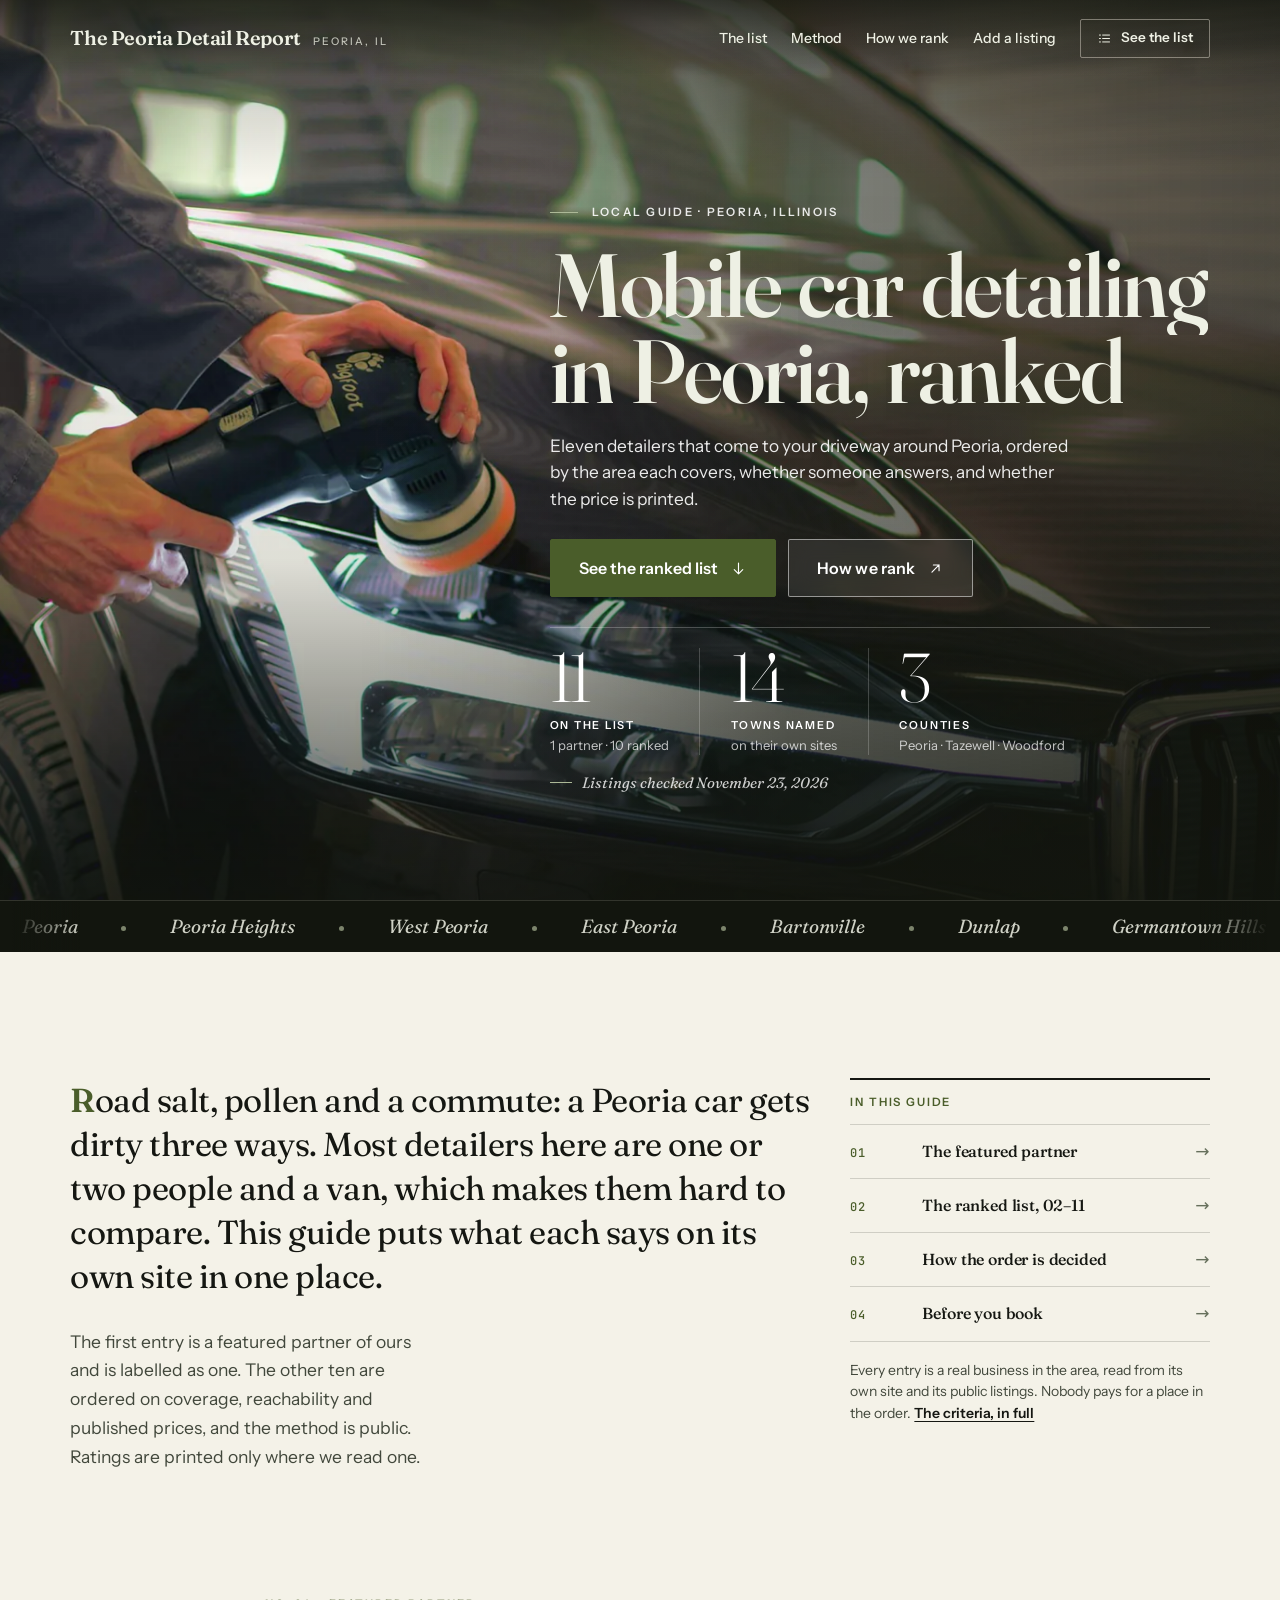
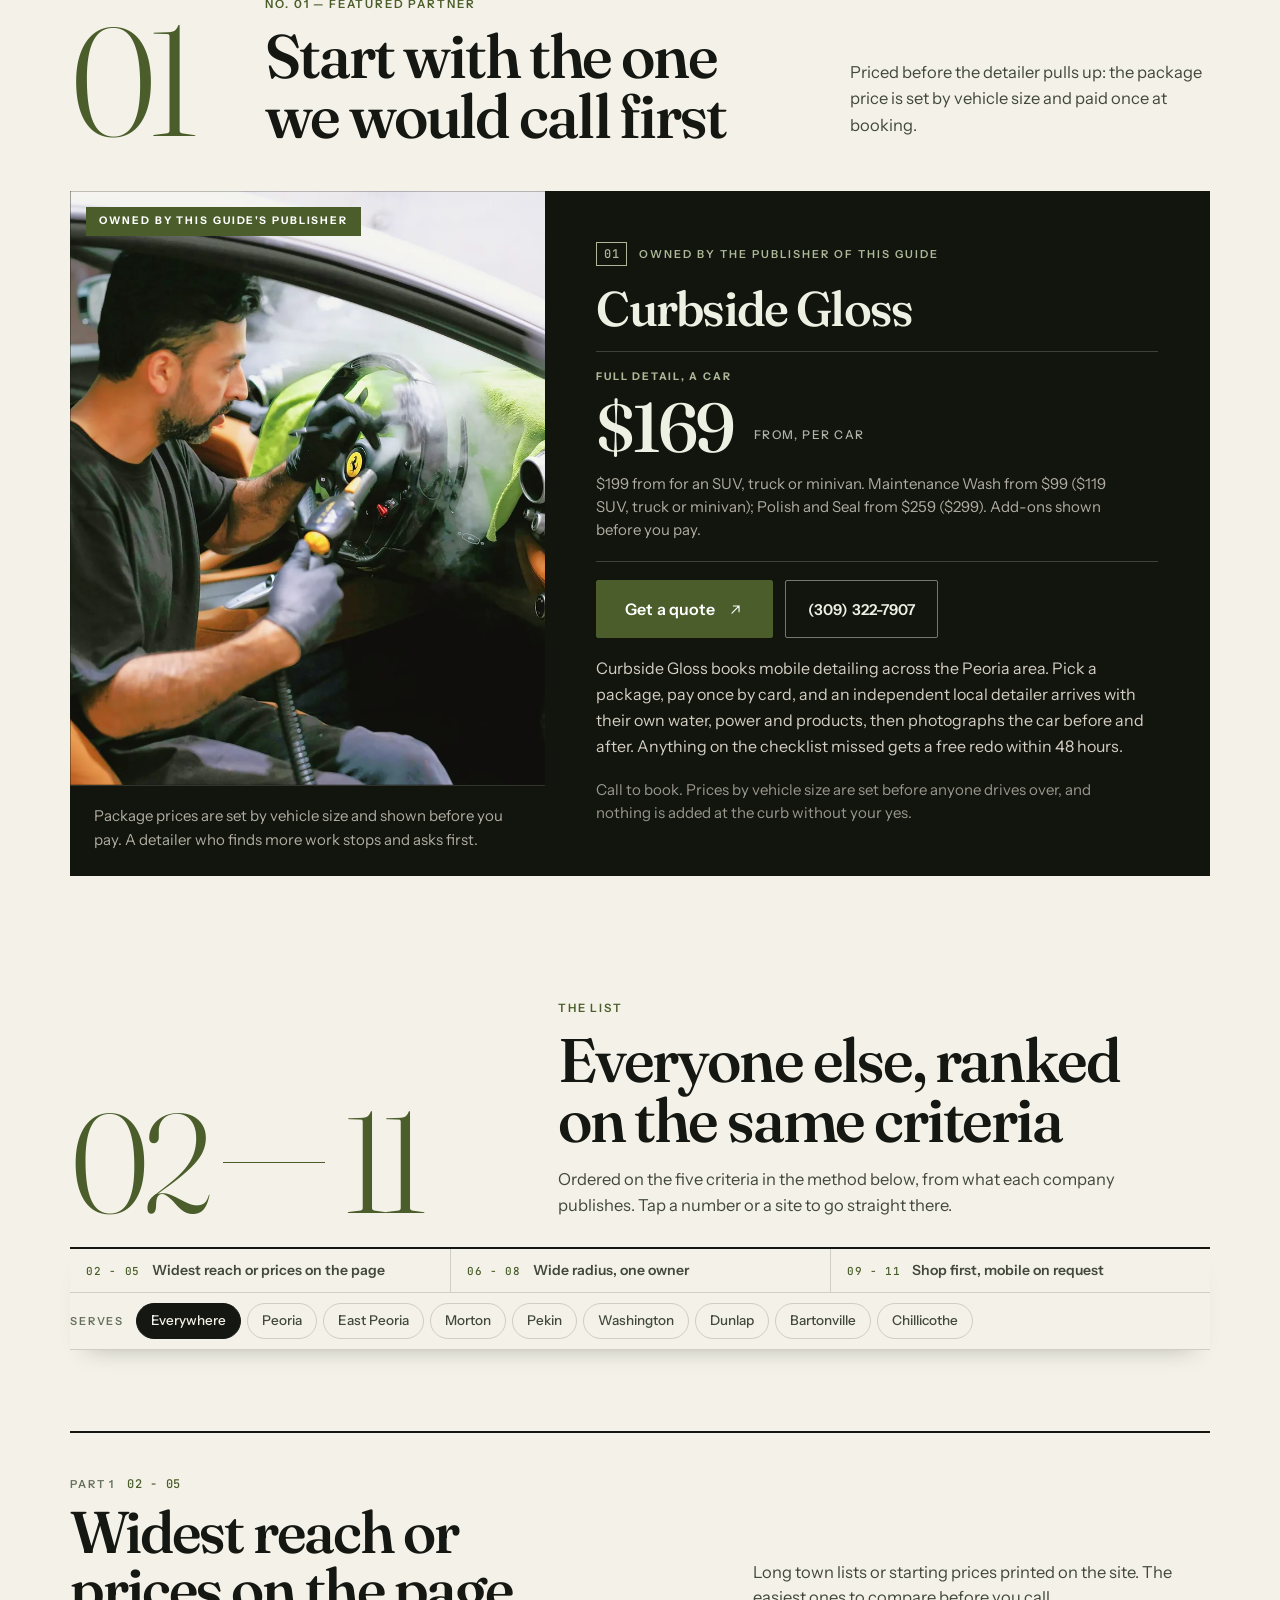
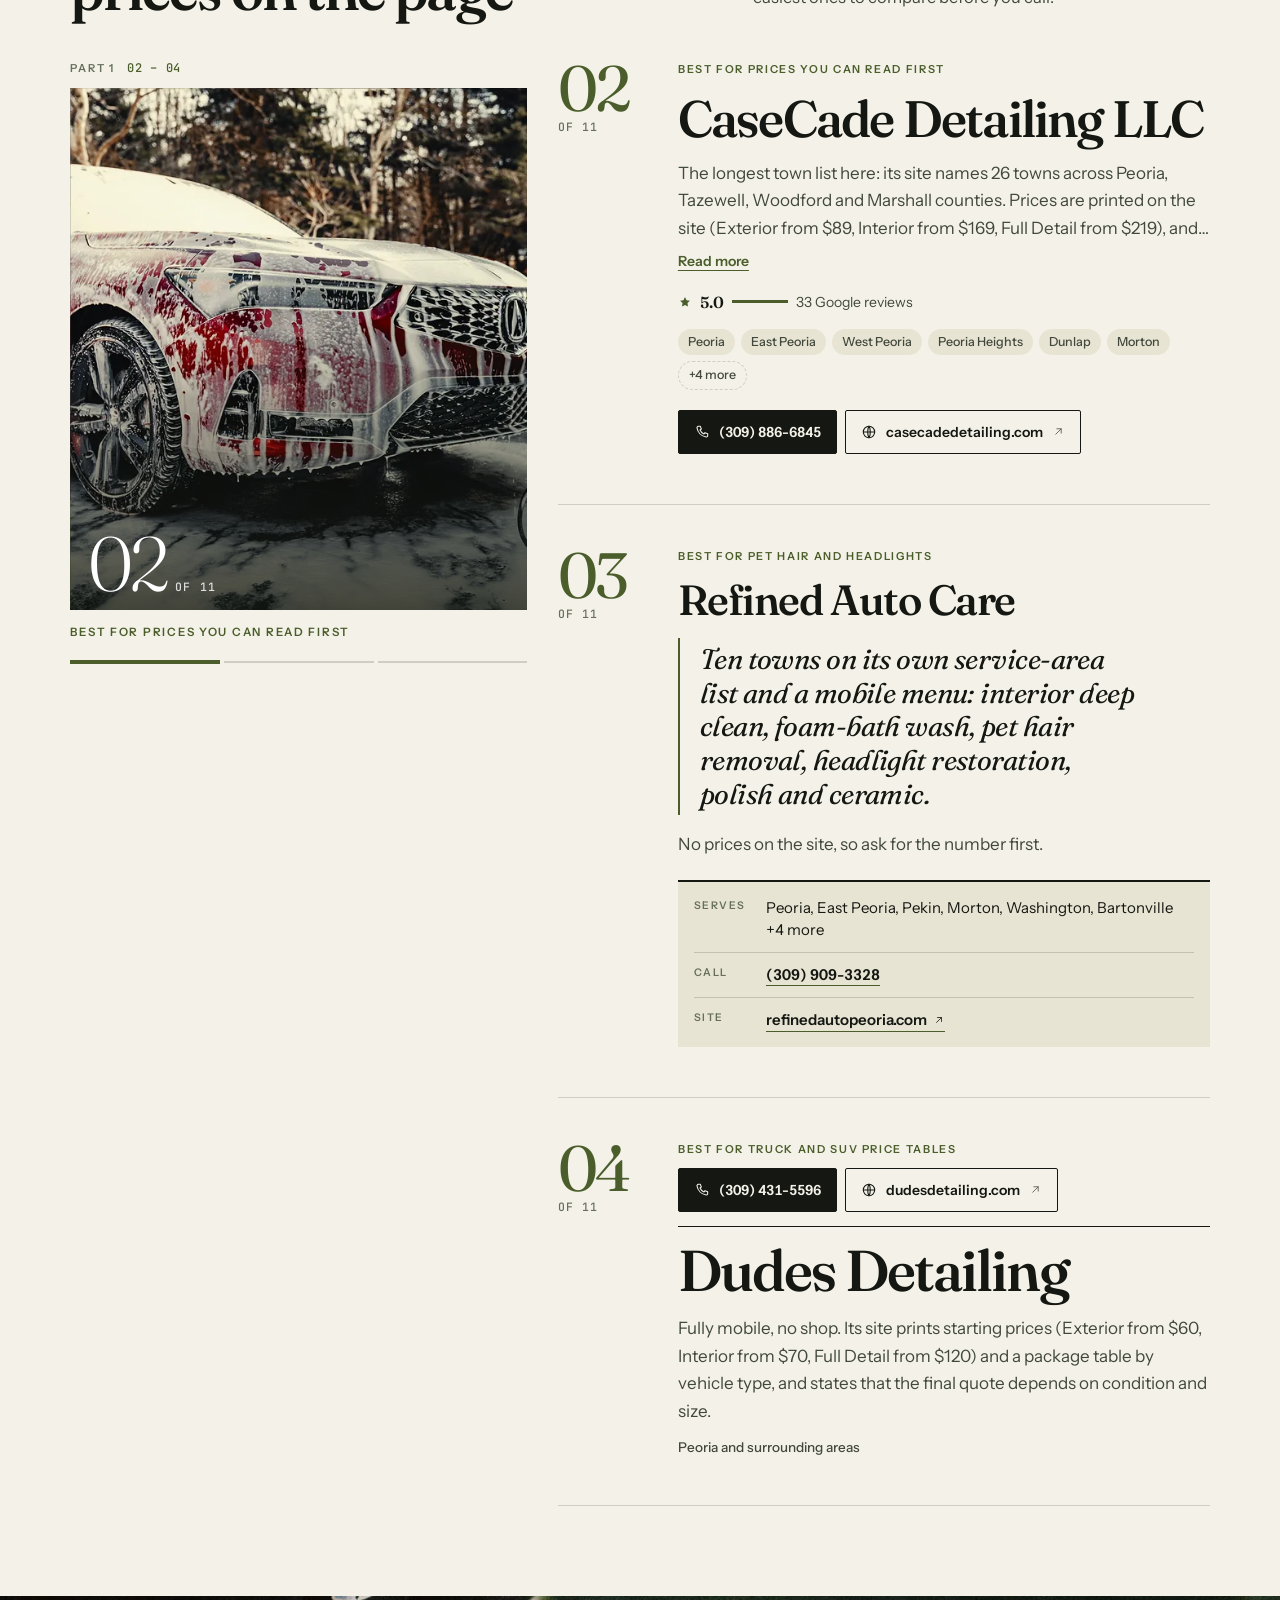
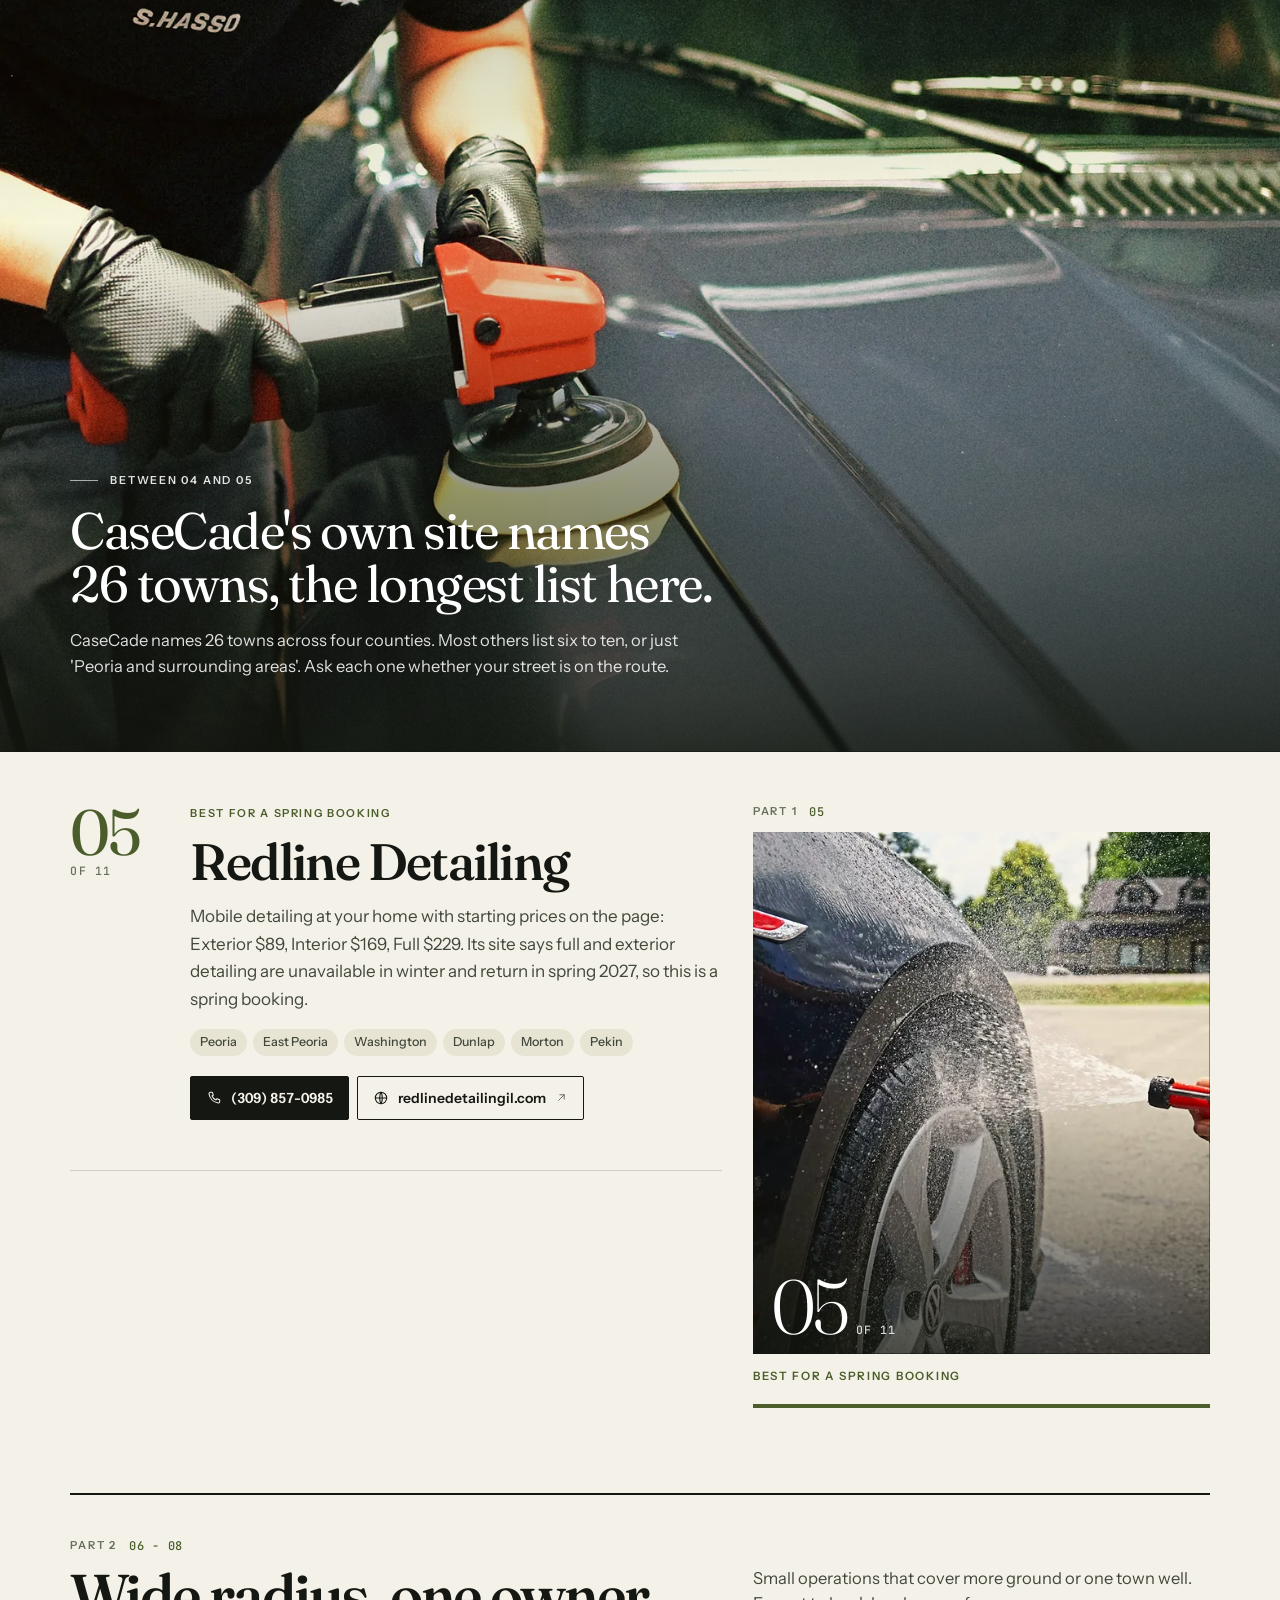
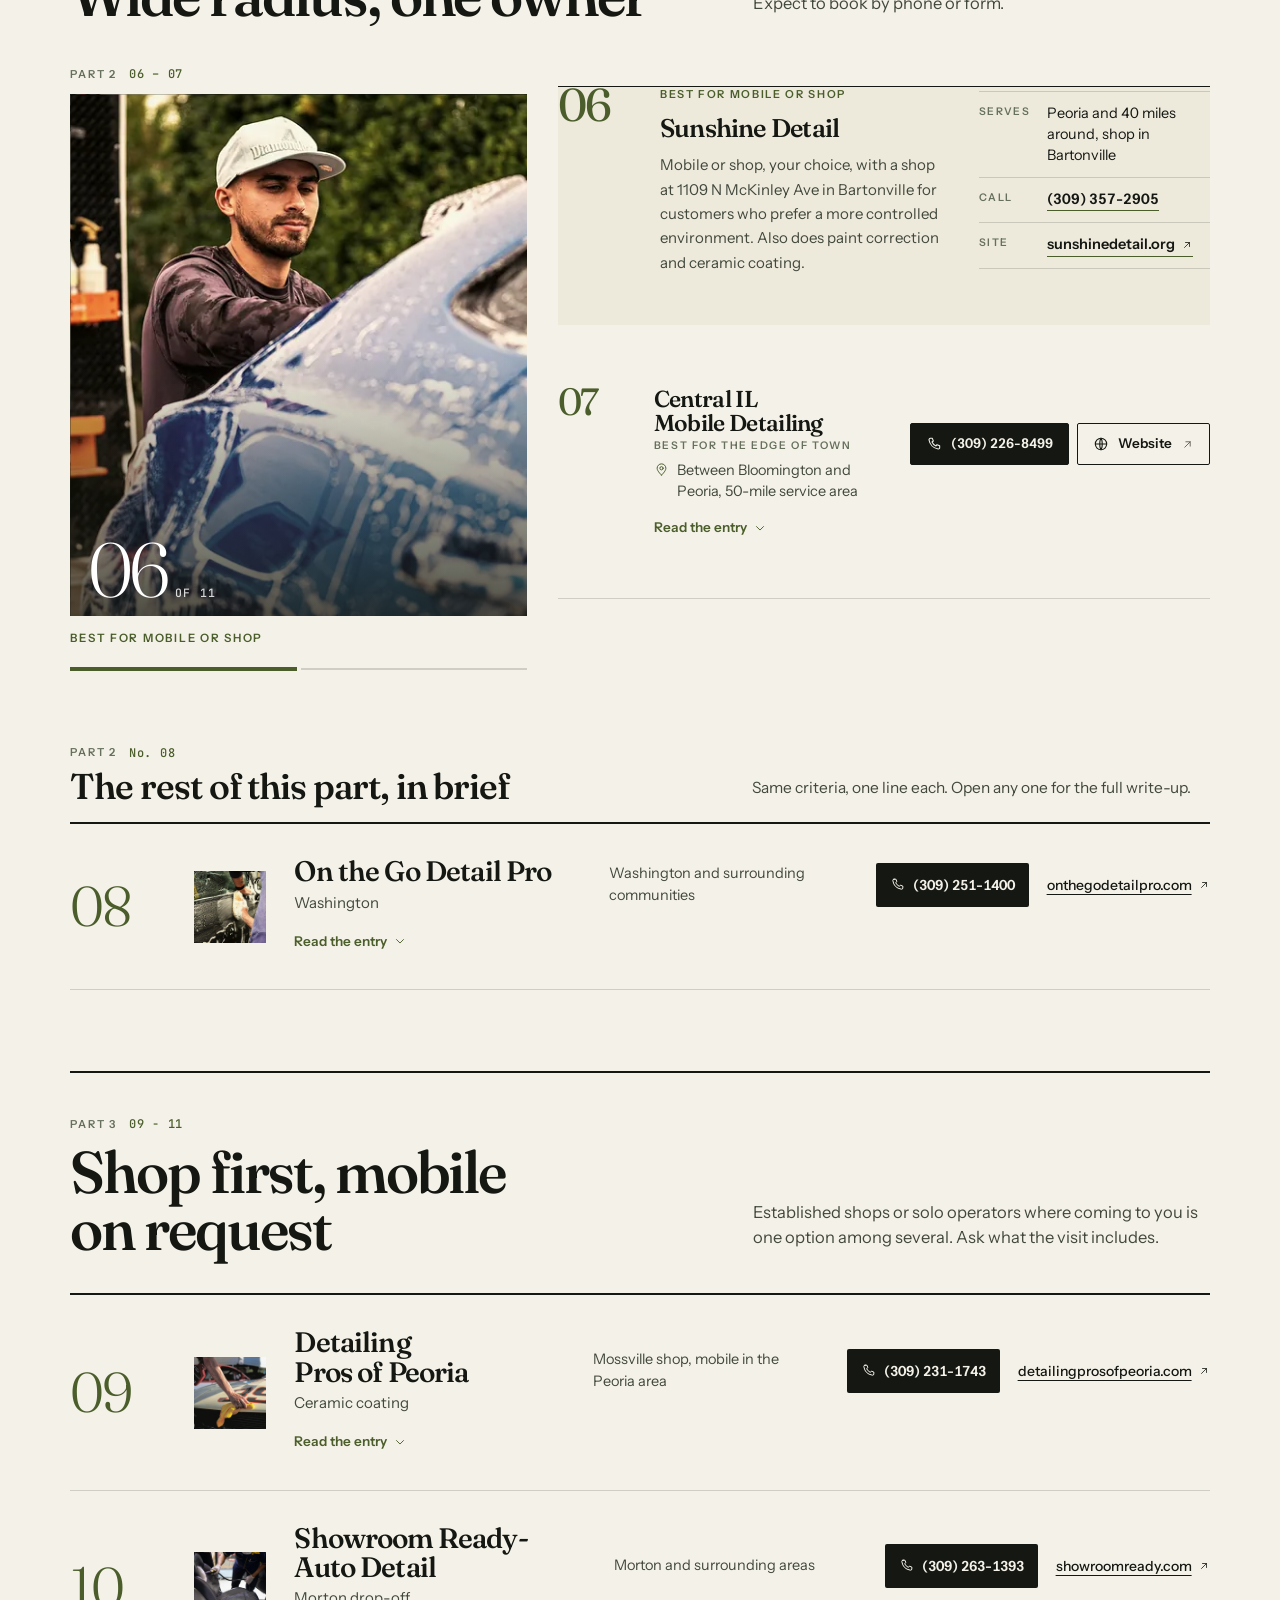
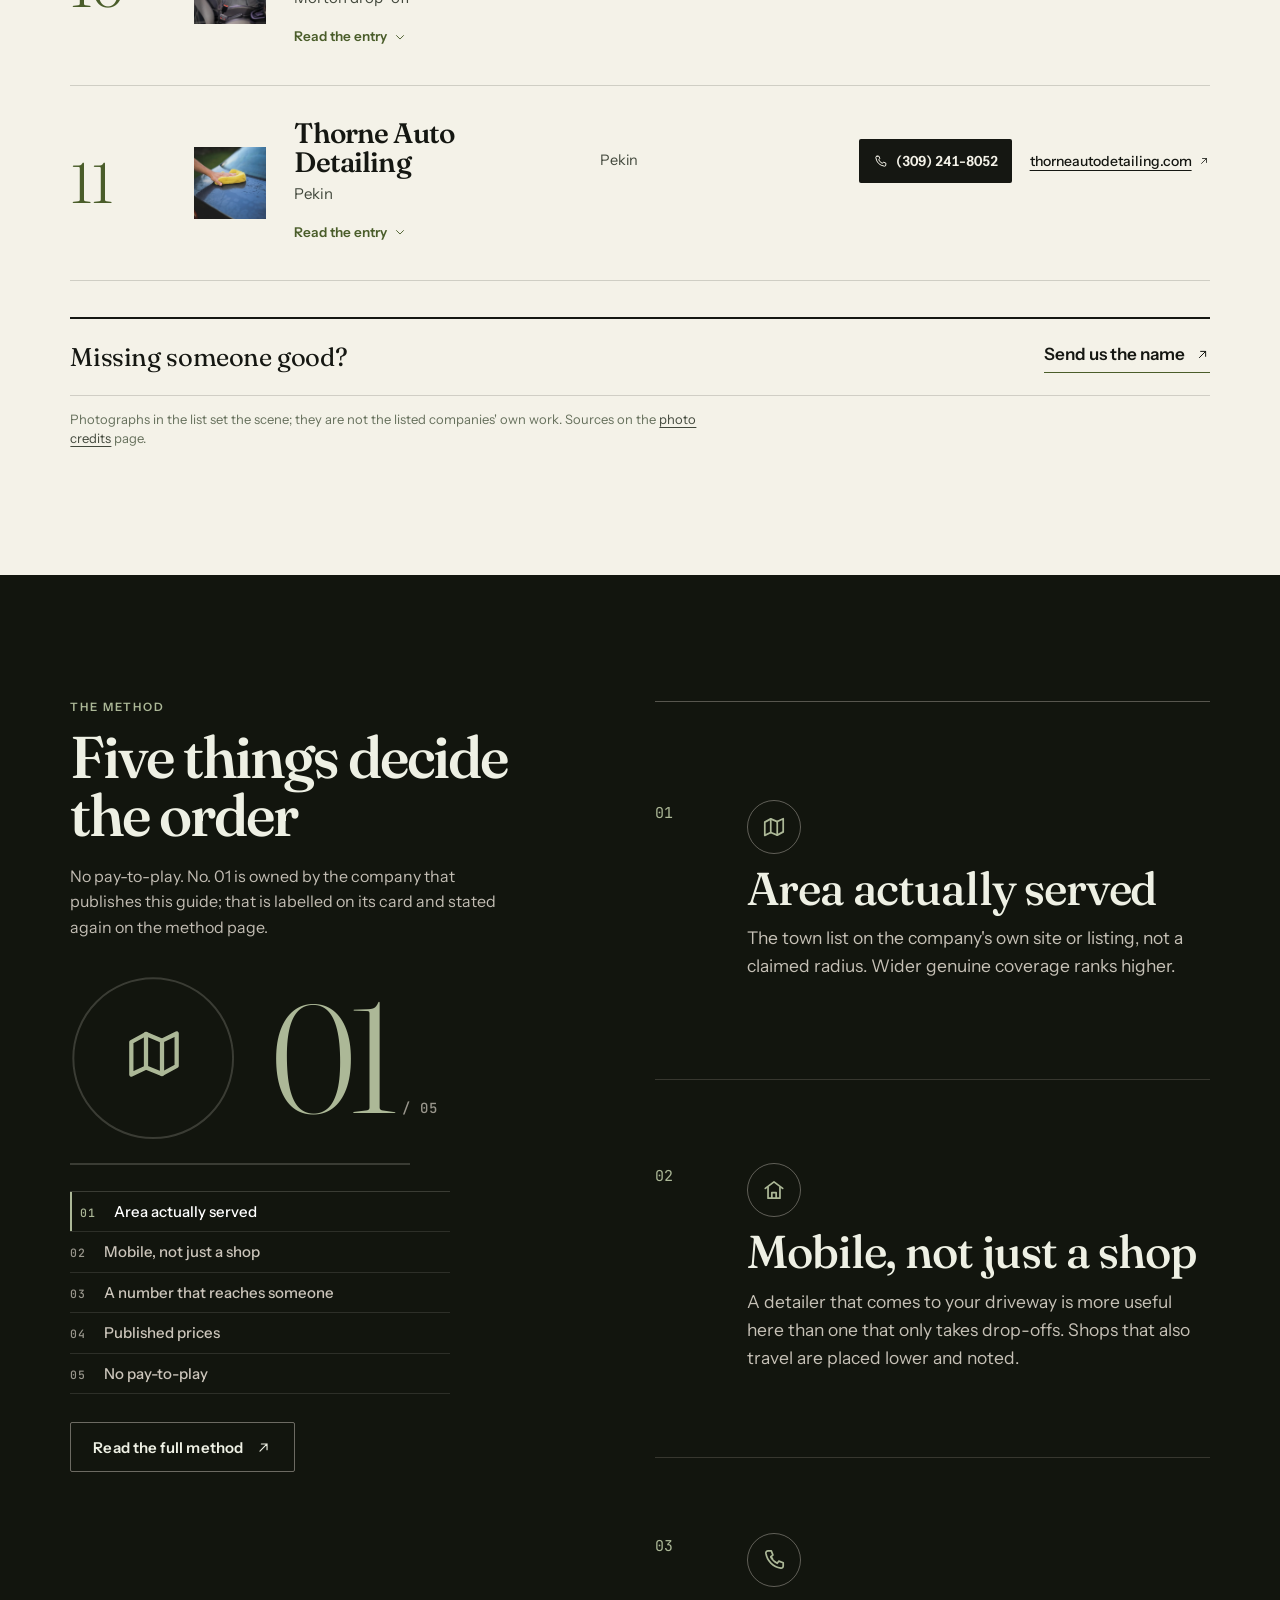
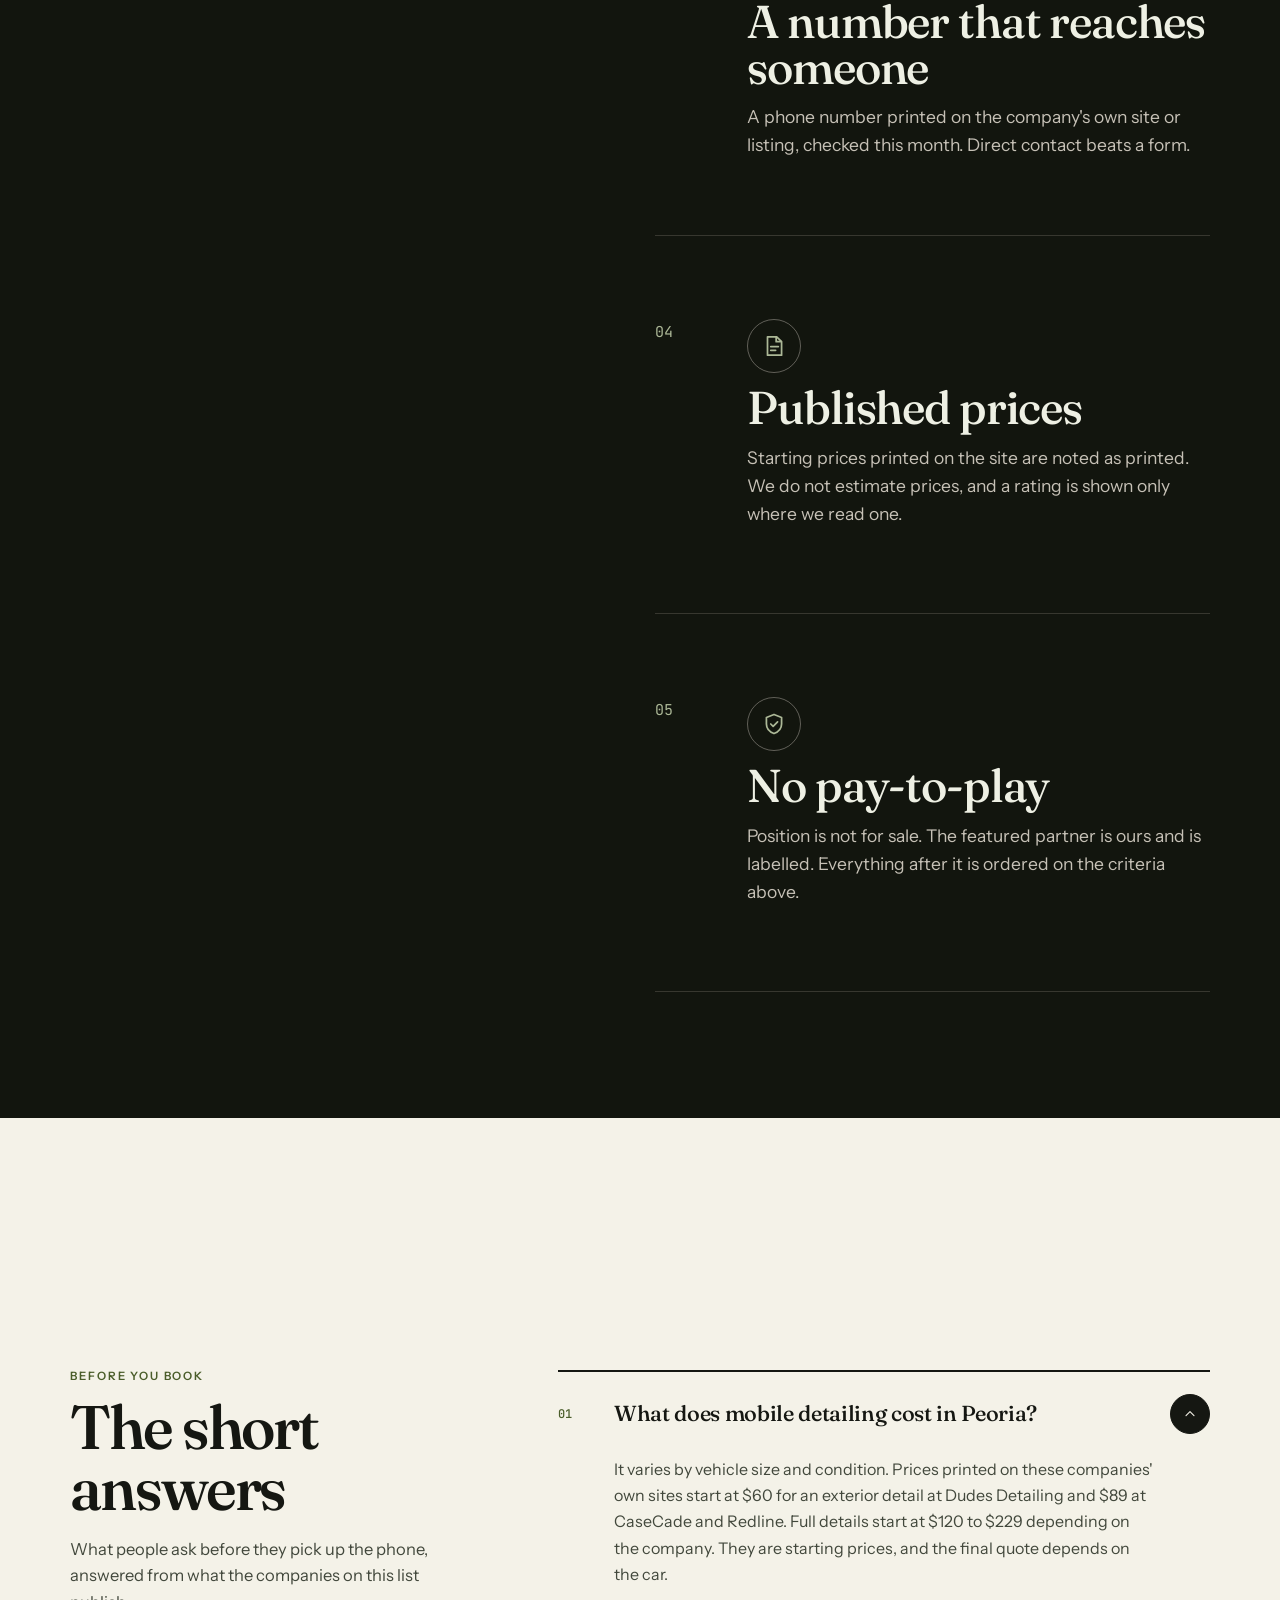
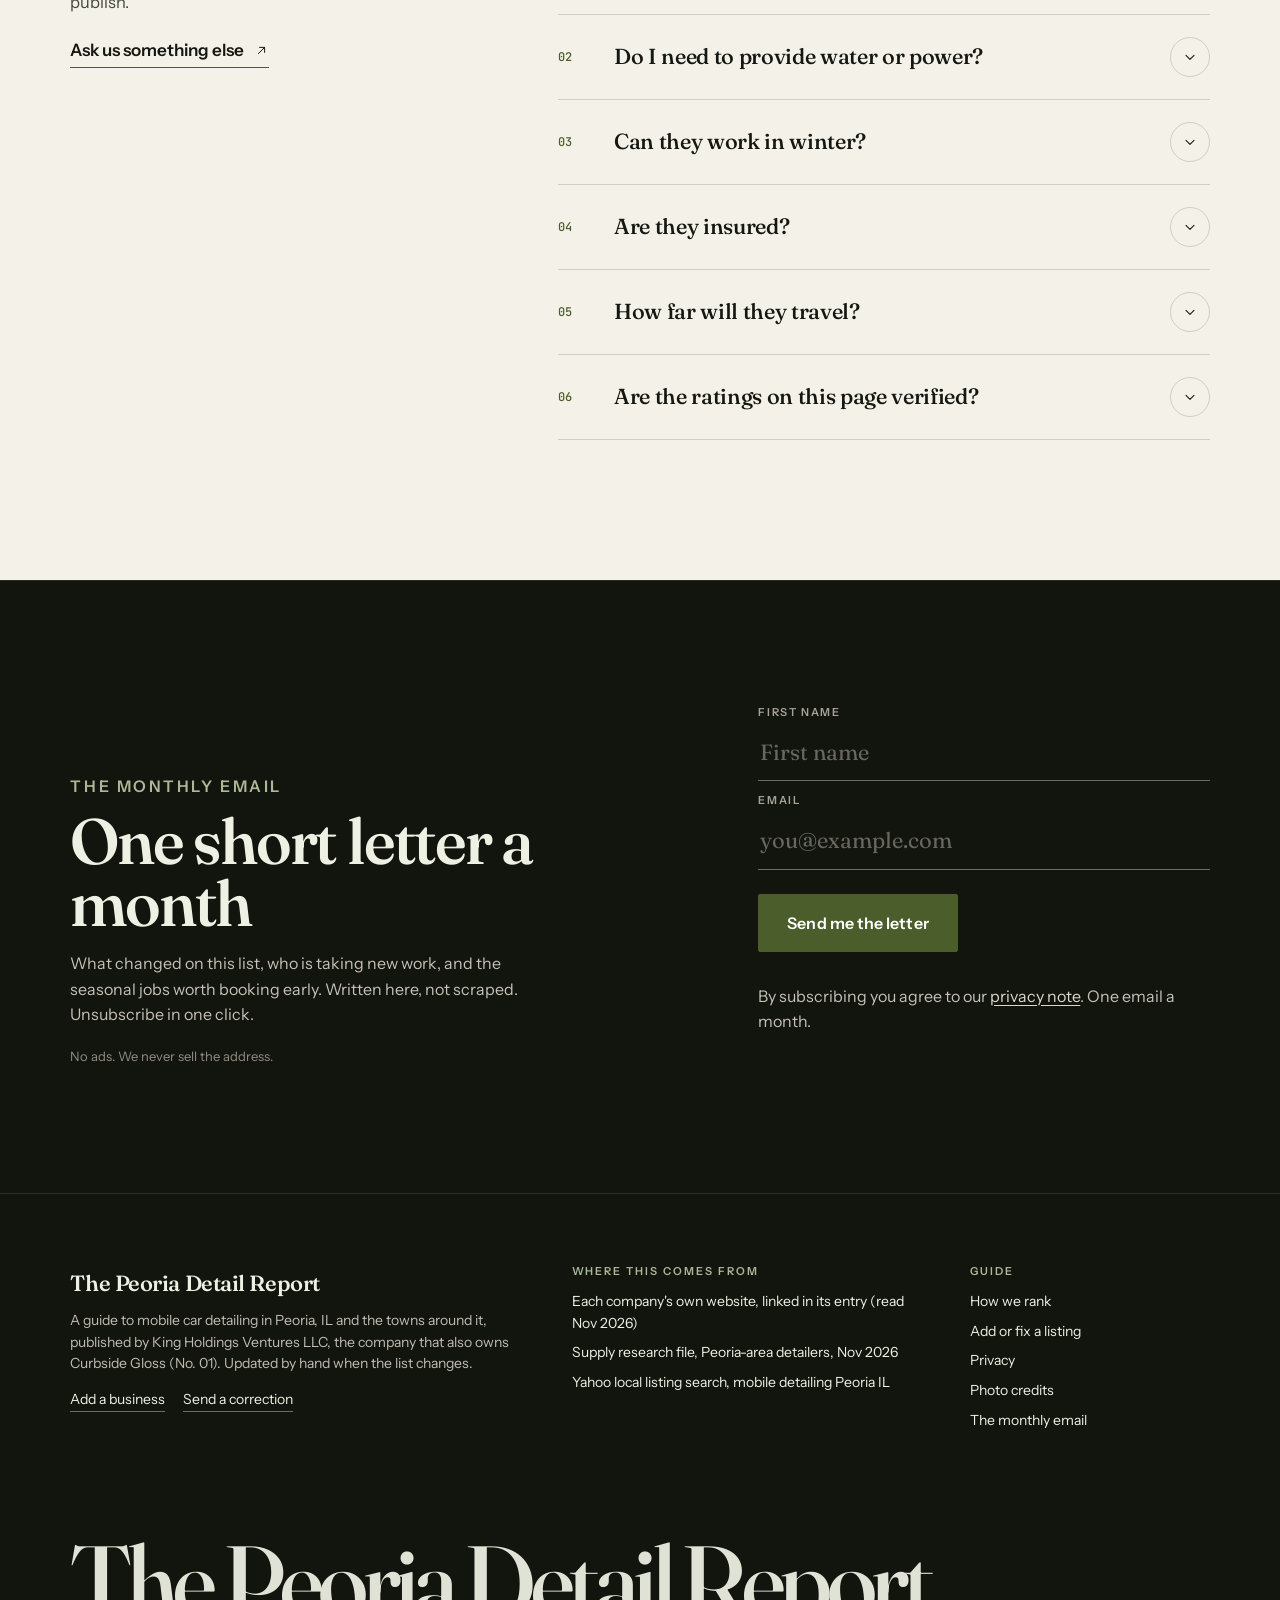
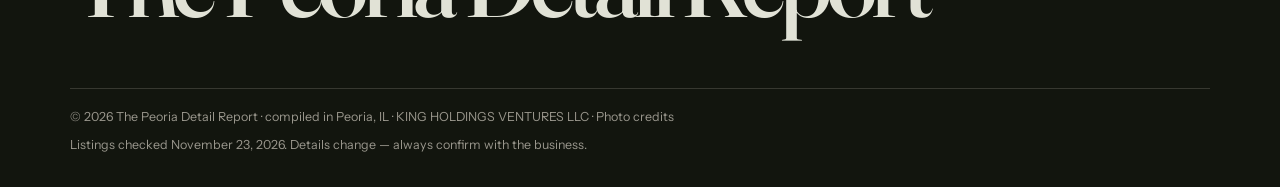
<file: index.html>
<!doctype html>
<html lang="en">
<head>
<meta charset="utf-8">
<meta name="viewport" content="width=device-width, initial-scale=1, viewport-fit=cover">
<title>Mobile car detailing in Peoria, ranked | The Peoria Detail Report</title>
<meta name="description" content="Eleven mobile detailers that come to your driveway or work lot around Peoria, ordered by how much of the area each covers, whether someone answers the phone, and whether the price is printed.">
<link rel="canonical" href="https://kingworks-dev.github.io/peoria-detail-guide/">
<meta property="og:type" content="website">
<meta property="og:title" content="The Peoria Detail Report — mobile car detailing in Peoria, IL">
<meta property="og:description" content="Eleven mobile detailers that come to your driveway or work lot around Peoria, ordered by how much of the area each covers, whether someone answers the phone, and whether the price is printed.">
<meta property="og:url" content="https://kingworks-dev.github.io/peoria-detail-guide/">
<meta property="og:image" content="https://kingworks-dev.github.io/peoria-detail-guide/og.jpg">
<meta name="twitter:card" content="summary_large_image">
<meta name="theme-color" content="#14100d">
<link rel="icon" href="favicon.svg" type="image/svg+xml">
<link rel="preload" href="assets/fonts/fraunces.woff2" as="font" type="font/woff2" crossorigin>
<link rel="stylesheet" href="assets/site.css?v=1795500214">
<style>:root{--paper:#f4f2e8;--paper2:#e7e4d3;--ink:#151712;--ink2:#42483c;--ink3:#66705c;--accent:#4a5d2a;--accent2:#657a3a;--dark:#12150e;--on-dark:#eef0e4;--line:rgba(21,23,18,0.16);--line-2:rgba(21,23,18,0.08);--accent-rgb:74,93,42;--dark-rgb:18,21,14}</style>
<script>document.documentElement.classList.add("js")</script>
</head>
<body class="home" style="--wm:24">
<a class="skip" href="#list">Skip to the list</a>
<div class="sprog" aria-hidden="true"></div>

<header class="top" id="top">
  <a class="brand" href="./"><b>The Peoria Detail Report</b><span>Peoria, IL</span></a>
  <nav aria-label="Guide" id="mnav">
    <a href="#list">The list</a>
    <a href="#method">Method</a>
    <a href="how-we-rank/">How we rank</a>
    <a href="add-a-listing/">Add a listing</a>
    <a class="nav-sub" href="#newsletter">The monthly email</a>
  </nav>
  <a class="sub" href="#list"><span class="ico ico-list"><svg viewBox="0 0 24 24" aria-hidden="true"><path d="M9 6.5h11M9 12h11M9 17.5h11"/><path d="M4 6.5h1.5M4 12h1.5M4 17.5h1.5"/></svg></span>See the list</a>
  <button class="mbtn" id="mbtn" type="button" aria-expanded="false" aria-controls="mnav" aria-label="Menu"><i></i><span>Menu</span></button>
</header>

<main>
  <section class="hero" id="hero">
    <div class="hero-art"><img class="hero-img" src="img/s09.webp" srcset="img/s09.webp 1600w, img/s09-960.webp 960w" sizes="100vw" alt="A detailer machine-polishing the headlight and hood of a black car with a dual-action polisher" width="1600" height="1067" style="--pos:30% 50%;--pos-m:30% 50%" fetchpriority="high" decoding="async"></div>
    <div class="hero-glow" aria-hidden="true"></div>
    <div class="hero-in">
      <p class="kicker"><i></i>Local guide · Peoria, Illinois</p>
      <h1 class="split">Mobile car detailing in Peoria, ranked</h1>
      <p class="deck">Eleven detailers that come to your driveway around Peoria, ordered by the area each covers, whether someone answers, and whether the price is printed.</p>
      <div class="hero-cta" id="herocta">
        <a class="btn btn-solid btn-lg" href="#list"><span>See the ranked list</span><span class="ico ico-down"><svg viewBox="0 0 24 24" aria-hidden="true"><path d="M12 4.5v15M6 13.5l6 6 6-6"/></svg></span></a>
        <a class="btn btn-glass btn-lg" href="how-we-rank/"><span>How we rank</span><span class="ico ico-arrow"><svg viewBox="0 0 24 24" aria-hidden="true"><path d="M7 17 17 7M9 7h8v8"/></svg></span></a>
      </div>
      <dl class="hnums"><div class="hn"><dt><span>on the list</span><i>1 partner · 10 ranked</i></dt><dd><b data-count="11">11</b></dd></div><div class="hn"><dt><span>towns named</span><i>on their own sites</i></dt><dd><b data-count="14">14</b></dd></div><div class="hn"><dt><span>counties</span><i>Peoria · Tazewell · Woodford</i></dt><dd><b data-count="3">3</b></dd></div></dl>
      <p class="checked"><i></i>Listings checked November 23, 2026</p>
    </div>
  </section>

  <div class="ticker" aria-hidden="true"><ul><li>Peoria</li><li>Peoria Heights</li><li>West Peoria</li><li>East Peoria</li><li>Bartonville</li><li>Dunlap</li><li>Germantown Hills</li><li>Washington</li><li>Morton</li><li>Pekin</li><li>Chillicothe</li><li>Metamora</li><li>Creve Coeur</li><li>Mossville</li></ul></div>

  <div class="shell">
    <section class="lede" id="lede">
      <div class="lede-text rise">
        <p>Road salt, pollen and a commute: a Peoria car gets dirty three ways. Most detailers here are one or two people and a van, which makes them hard to compare. This guide puts what each says on its own site in one place.</p><p>The first entry is a featured partner of ours and is labelled as one. The other ten are ordered on coverage, reachability and published prices, and the method is public. Ratings are printed only where we read one.</p>
      </div>
      <aside class="toc rise" aria-label="In this guide">
        <p class="u-cap">In this guide</p>
        <ol><li><a href="#featured"><b>01</b><span>The featured partner</span></a></li><li><a href="#list"><b>02</b><span>The ranked list, 02–11</span></a></li><li><a href="#method"><b>03</b><span>How the order is decided</span></a></li><li><a href="#faq"><b>04</b><span>Before you book</span></a></li></ol>
        <p class="toc-note">Every entry is a real business in the area, read from its own site and its public listings. Nobody pays for a place in the order. <a href="how-we-rank/">The criteria, in full</a></p>
      </aside>
    </section>

    <section id="featured" class="featured">
      <div class="sh sh-feat rise">
        <p class="sh-n" aria-hidden="true">01</p>
        <div>
          <p class="u-cap">No. 01 — featured partner</p>
          <h2>Start with the one we would call first</h2>
        </div>
        <p>Priced before the detailer pulls up: the package price is set by vehicle size and paid once at booking.</p>
      </div>
      <article class="feat rise">
        <div class="feat-side">
          <figure class="feat-art wipe">
            <img src="img/s01.webp" alt="A detailer steam-cleaning the steering wheel and dash of a car interior (stock photo, not a Curbside Gloss job)" width="1600" height="1067" loading="lazy" decoding="async">
            <figcaption class="feat-badge">Owned by this guide's publisher</figcaption>
          </figure>
          <p class="feat-cap">Package prices are set by vehicle size and shown before you pay. A detailer who finds more work stops and asks first.</p>
        </div>
        <div class="feat-body">
          <p class="feat-k"><span>01</span>Owned by the publisher of this guide</p>
          <h3><a href="tel:3093227907" target="_blank" rel="noopener">Curbside Gloss</a></h3>
          <p class="feat-price"><span class="fp-k">Full Detail, a car</span><span class="fp-v">$169 <i>from, per car</i></span><span class="fp-n">$199 from for an SUV, truck or minivan. Maintenance Wash from $99 ($119 SUV, truck or minivan); Polish and Seal from $259 ($299). Add-ons shown before you pay.</span></p>
          <div class="feat-actions">
            <a class="btn btn-solid btn-lg" href="tel:3093227907" target="_blank" rel="noopener"><span>Get a quote</span><span class="ico ico-arrow"><svg viewBox="0 0 24 24" aria-hidden="true"><path d="M7 17 17 7M9 7h8v8"/></svg></span></a>
            <a class="btn btn-ghost" href="tel:3093227907">(309) 322-7907</a>
          </div>
          <div class="feat-copy"><p>Curbside Gloss books mobile detailing across the Peoria area. Pick a package, pay once by card, and an independent local detailer arrives with their own water, power and products, then photographs the car before and after. Anything on the checklist missed gets a free redo within 48 hours.</p></div>
          <ul class="feat-points"></ul>
          <p class="feat-note">Call to book. Prices by vehicle size are set before anyone drives over, and nothing is added at the curb without your yes.</p>
        </div>
      </article>
    </section>

    <section id="list" class="list">
      <div class="list-hd rise">
        <p class="list-range" aria-hidden="true"><span>02</span><i></i><span>11</span></p>
        <div>
          <p class="u-cap">The list</p>
          <h2>Everyone else, ranked on the same criteria</h2>
          <p class="list-note">Ordered on the five criteria in the method below, from what each company publishes. Tap a number or a site to go straight there.</p>
        </div>
      </div>
      <div class="filters-wrap">
        <ol class="idx" id="idx"><li><a class="idx-a" href="#tier-2" data-tier="2"><b>02 - 05</b><span>Widest reach or prices on the page</span></a></li><li><a class="idx-a" href="#tier-6" data-tier="6"><b>06 - 08</b><span>Wide radius, one owner</span></a></li><li><a class="idx-a" href="#tier-9" data-tier="9"><b>09 - 11</b><span>Shop first, mobile on request</span></a></li></ol>
        <div class="filters" id="filters" role="group" aria-label="Filter the list by town">
          <span class="f-label">Serves</span>
          <div class="chips"><button type="button" class="chip on" data-town="">Everywhere</button><button type="button" class="chip" data-town="peoria">Peoria</button><button type="button" class="chip" data-town="east peoria">East Peoria</button><button type="button" class="chip" data-town="morton">Morton</button><button type="button" class="chip" data-town="pekin">Pekin</button><button type="button" class="chip" data-town="washington">Washington</button><button type="button" class="chip" data-town="dunlap">Dunlap</button><button type="button" class="chip" data-town="bartonville">Bartonville</button><button type="button" class="chip" data-town="chillicothe">Chillicothe</button></div>
          <span class="f-count" id="fcount" aria-live="polite"></span>
        </div>
      </div>
    <header class="part-hd rise" id="tier-2" data-part="1">
      <p class="chap-k"><span>Part 1</span>02 - 05</p>
      <h3>Widest reach or prices on the page</h3>
      <p class="rail-note">Long town lists or starting prices printed on the site. The easiest ones to compare before you call.</p>
    </header>
    <section class="chap run" id="run-2" data-chap="1" data-part="1">
      <aside class="chap-rail"><div class="rail-in">
        <p class="chap-k run-k"><span>Part 1</span>02 – 04</p>
        <div class="stage" aria-hidden="true">
          <div class="st-photo"><img class="st-img on" data-rank="02" src="img/s02-960.webp" alt="" width="960" height="640" decoding="async"><img class="st-img" data-rank="03" src="img/s06-960.webp" alt="" width="960" height="640" decoding="async"><img class="st-img" data-rank="04" src="img/s07-960.webp" alt="" width="960" height="640" decoding="async"><p class="st-count"><b>02</b><span>of 11</span></p><i class="st-bar"></i></div>
          <div class="st-cards"><div class="st-card on" data-rank="02"><p class="st-best">Best for prices you can read first</p></div><div class="st-card" data-rank="03"><p class="st-best">Best for pet hair and headlights</p></div><div class="st-card" data-rank="04"><p class="st-best">Best for truck and SUV price tables</p></div></div>
          <ol class="st-ticks"><li data-rank="02" class="on"><i></i></li><li data-rank="03"><i></i></li><li data-rank="04"><i></i></li></ol>
        </div>
      </div></aside>
      <ol class="entries" start="2">
        <li class="entry lead v-a has-photo rise" id="p2" data-rank="02" data-name="casecade detailing llc" data-town="peoria, east peoria, west peoria, peoria heights, dunlap, morton, washington, pekin, chillicothe, bartonville and 16 more towns">
          <figure class="e-art wipe"><img src="img/s02.webp" alt="A dark sedan covered in thick foam in a snowy driveway during a foam wash, hose cable on the ground" width="1600" height="1067" loading="lazy" decoding="async"></figure>
          <div class="e-num" aria-hidden="true"><b>02</b><span>of 11</span></div>
          <div class="e-main">
            <p class="e-best">Best for prices you can read first</p>
            <h4 class="e-name">CaseCade Detailing LLC</h4>
            <div class="e-text"><p class="e-blurb">The longest town list here: its site names 26 towns across Peoria, Tazewell, Woodford and Marshall counties. Prices are printed on the site (Exterior from $89, Interior from $169, Full Detail from $219), and it needs an outdoor outlet and a water spigot near the car.</p></div>
            <p class="e-rate"><span class="ico ico-star"><svg viewBox="0 0 24 24" aria-hidden="true"><path d="m12 3.6 2.6 5.4 5.9.8-4.3 4.1 1 5.9-5.2-2.8-5.2 2.8 1-5.9L3.5 9.8l5.9-.8Z"/></svg></span><b>5.0</b><i class="bar" style="--w:100%"></i><span>33 Google reviews</span></p>
            <ul class="e-towns" aria-label="Towns named"><li>Peoria</li><li>East Peoria</li><li>West Peoria</li><li>Peoria Heights</li><li>Dunlap</li><li>Morton</li><li class="more">+4 more</li></ul>
            <p class="e-act"><a class="act act-call" href="tel:3098866845"><span class="ico ico-phone"><svg viewBox="0 0 24 24" aria-hidden="true"><path d="M6.5 3.5h3l1.5 4-2 1.5a12 12 0 0 0 6 6l1.5-2 4 1.5v3a2 2 0 0 1-2.2 2A16.5 16.5 0 0 1 4.5 5.7 2 2 0 0 1 6.5 3.5Z"/></svg></span><span>(309) 886-6845</span></a><a class="act act-web" href="https://casecadedetailing.com/" target="_blank" rel="noopener nofollow"><span class="ico ico-globe"><svg viewBox="0 0 24 24" aria-hidden="true"><circle cx="12" cy="12" r="8.5"/><path d="M3.5 12h17M12 3.5c2.5 2.6 2.5 14.4 0 17M12 3.5c-2.5 2.6-2.5 14.4 0 17"/></svg></span><span class="host">casecadedetailing.com</span><span class="lbl">Website</span><span class="ico ico-arrow"><svg viewBox="0 0 24 24" aria-hidden="true"><path d="M7 17 17 7M9 7h8v8"/></svg></span></a></p>
          </div>
        </li>
        <li class="entry lead v-b has-photo flip rise" id="p3" data-rank="03" data-name="refined auto care" data-town="peoria, east peoria, pekin, morton, washington, bartonville, creve coeur, germantown hills, metamora, dunlap">
          <figure class="e-art wipe"><img src="img/s06.webp" alt="A forearm holding an orbital polisher with a blue foam pad against black paint, masking tape on the trim" width="1600" height="1067" loading="lazy" decoding="async"></figure>
          <div class="e-num" aria-hidden="true"><b>03</b><span>of 11</span></div>
          <div class="e-main">
            <p class="e-best">Best for pet hair and headlights</p>
            <h4 class="e-name">Refined Auto Care</h4>
            <p class="e-stand">Ten towns on its own service-area list and a mobile menu: interior deep clean, foam-bath wash, pet hair removal, headlight restoration, polish and ceramic.</p>
            <div class="e-text"><p class="e-blurb">No prices on the site, so ask for the number first.</p></div>
            
            <dl class="e-panel" aria-label="Facts from its own site"><div><dt>Serves</dt><dd>Peoria, East Peoria, Pekin, Morton, Washington, Bartonville +4 more</dd></div><div><dt>Call</dt><dd><a href="tel:3099093328">(309) 909-3328</a></dd></div><div><dt>Site</dt><dd><a href="https://refinedautopeoria.com/" target="_blank" rel="noopener nofollow">refinedautopeoria.com <span class="ico ico-arrow"><svg viewBox="0 0 24 24" aria-hidden="true"><path d="M7 17 17 7M9 7h8v8"/></svg></span></a></dd></div></dl>
          </div>
        </li>
        <li class="entry lead v-c has-photo rise" id="p4" data-rank="04" data-name="dudes detailing" data-town="peoria and surrounding areas">
          <figure class="e-art wipe"><img src="img/s07.webp" alt="A gloved hand wiping a tire sidewall and wheel in the grass beside a car, a rural-edge cleanup" width="1600" height="1067" loading="lazy" decoding="async"></figure>
          <div class="e-num" aria-hidden="true"><b>04</b><span>of 11</span></div>
          <div class="e-main">
            <div class="e-strip-h"><p class="e-best">Best for truck and SUV price tables</p><p class="e-act"><a class="act act-call" href="tel:3094315596"><span class="ico ico-phone"><svg viewBox="0 0 24 24" aria-hidden="true"><path d="M6.5 3.5h3l1.5 4-2 1.5a12 12 0 0 0 6 6l1.5-2 4 1.5v3a2 2 0 0 1-2.2 2A16.5 16.5 0 0 1 4.5 5.7 2 2 0 0 1 6.5 3.5Z"/></svg></span><span>(309) 431-5596</span></a><a class="act act-web" href="https://dudesdetailing.com/" target="_blank" rel="noopener nofollow"><span class="ico ico-globe"><svg viewBox="0 0 24 24" aria-hidden="true"><circle cx="12" cy="12" r="8.5"/><path d="M3.5 12h17M12 3.5c2.5 2.6 2.5 14.4 0 17M12 3.5c-2.5 2.6-2.5 14.4 0 17"/></svg></span><span class="host">dudesdetailing.com</span><span class="lbl">Website</span><span class="ico ico-arrow"><svg viewBox="0 0 24 24" aria-hidden="true"><path d="M7 17 17 7M9 7h8v8"/></svg></span></a></p></div>
            <h4 class="e-name">Dudes Detailing</h4>
            <div class="e-text"><p class="e-blurb">Fully mobile, no shop. Its site prints starting prices (Exterior from $60, Interior from $70, Full Detail from $120) and a package table by vehicle type, and states that the final quote depends on condition and size.</p></div>
            
            <ul class="e-towns" aria-label="Towns named"><li>Peoria and surrounding areas</li></ul>
          </div>
        </li>
      </ol>
    </section>
    <section class="inter inter-photo" aria-label="A detailer in black gloves machine-polishing the hood of a blue car with an orbital buffer and a yellow foam pad">
      <figure class="ib-art wipe"><img src="img/band.webp" alt="A detailer in black gloves machine-polishing the hood of a blue car with an orbital buffer and a yellow foam pad" width="2560" height="1440"
        style="--pos:50% 50%" loading="eager" decoding="async"></figure>
      <div class="ib-cap rise">
        <p class="ib-k"><span>Between 04 and 05</span></p>
        <blockquote>CaseCade&#x27;s own site names 26 towns, the longest list here.</blockquote>
        <p class="ib-note">CaseCade names 26 towns across four counties. Most others list six to ten, or just &#x27;Peoria and surrounding areas&#x27;. Ask each one whether your street is on the route.</p>
        
      </div>
    </section>
    <section class="chap run flipstage" id="run-5" data-chap="1" data-part="1">
      <aside class="chap-rail"><div class="rail-in">
        <p class="chap-k run-k"><span>Part 1</span>05</p>
        <div class="stage" aria-hidden="true">
          <div class="st-photo"><img class="st-img on" data-rank="05" src="img/s08-960.webp" alt="" width="960" height="640" decoding="async"><p class="st-count"><b>05</b><span>of 11</span></p><i class="st-bar"></i></div>
          <div class="st-cards"><div class="st-card on" data-rank="05"><p class="st-best">Best for a spring booking</p></div></div>
          <ol class="st-ticks"><li data-rank="05" class="on"><i></i></li></ol>
        </div>
      </div></aside>
      <ol class="entries" start="5">
        <li class="entry lead v-a has-photo flip rise" id="p5" data-rank="05" data-name="redline detailing" data-town="peoria, east peoria, washington, dunlap, morton, pekin">
          <figure class="e-art wipe"><img src="img/s08.webp" alt="A hand holding a red hose nozzle rinsing a dark SUV fender on a paved lot" width="1600" height="1067" loading="lazy" decoding="async"></figure>
          <div class="e-num" aria-hidden="true"><b>05</b><span>of 11</span></div>
          <div class="e-main">
            <p class="e-best">Best for a spring booking</p>
            <h4 class="e-name">Redline Detailing</h4>
            <div class="e-text"><p class="e-blurb">Mobile detailing at your home with starting prices on the page: Exterior $89, Interior $169, Full $229. Its site says full and exterior detailing are unavailable in winter and return in spring 2027, so this is a spring booking.</p></div>
            
            <ul class="e-towns" aria-label="Towns named"><li>Peoria</li><li>East Peoria</li><li>Washington</li><li>Dunlap</li><li>Morton</li><li>Pekin</li></ul>
            <p class="e-act"><a class="act act-call" href="tel:3098570985"><span class="ico ico-phone"><svg viewBox="0 0 24 24" aria-hidden="true"><path d="M6.5 3.5h3l1.5 4-2 1.5a12 12 0 0 0 6 6l1.5-2 4 1.5v3a2 2 0 0 1-2.2 2A16.5 16.5 0 0 1 4.5 5.7 2 2 0 0 1 6.5 3.5Z"/></svg></span><span>(309) 857-0985</span></a><a class="act act-web" href="https://redlinedetailingil.com/" target="_blank" rel="noopener nofollow"><span class="ico ico-globe"><svg viewBox="0 0 24 24" aria-hidden="true"><circle cx="12" cy="12" r="8.5"/><path d="M3.5 12h17M12 3.5c2.5 2.6 2.5 14.4 0 17M12 3.5c-2.5 2.6-2.5 14.4 0 17"/></svg></span><span class="host">redlinedetailingil.com</span><span class="lbl">Website</span><span class="ico ico-arrow"><svg viewBox="0 0 24 24" aria-hidden="true"><path d="M7 17 17 7M9 7h8v8"/></svg></span></a></p>
          </div>
        </li>
      </ol>
    </section>
    <header class="part-hd rise" id="tier-6" data-part="2">
      <p class="chap-k"><span>Part 2</span>06 - 08</p>
      <h3>Wide radius, one owner</h3>
      <p class="rail-note">Small operations that cover more ground or one town well. Expect to book by phone or form.</p>
    </header>
    <section class="chap run" id="run-6" data-chap="2" data-part="2">
      <aside class="chap-rail"><div class="rail-in">
        <p class="chap-k run-k"><span>Part 2</span>06 – 07</p>
        <div class="stage" aria-hidden="true">
          <div class="st-photo"><img class="st-img on" data-rank="06" src="img/hero-960.webp" alt="" width="960" height="640" decoding="async"><img class="st-img" data-rank="07" src="img/s10-960.webp" alt="" width="960" height="640" decoding="async"><p class="st-count"><b>06</b><span>of 11</span></p><i class="st-bar"></i></div>
          <div class="st-cards"><div class="st-card on" data-rank="06"><p class="st-best">Best for mobile or shop</p></div><div class="st-card" data-rank="07"><p class="st-best">Best for the edge of town</p></div></div>
          <ol class="st-ticks"><li data-rank="06" class="on"><i></i></li><li data-rank="07"><i></i></li></ol>
        </div>
      </div></aside>
      <ol class="entries" start="6">
        <li class="entry row sheet rise" id="p6" data-rank="06" data-name="sunshine detail" data-town="peoria and 40 miles around; shop in bartonville">
          <div class="e-num" aria-hidden="true"><b>06</b><span>of 11</span></div>
          <div class="e-main">
            <p class="e-best">Best for mobile or shop</p>
            <h4 class="e-name">Sunshine Detail</h4>
            <div class="e-text"><p class="e-blurb">Mobile or shop, your choice, with a shop at 1109 N McKinley Ave in Bartonville for customers who prefer a more controlled environment. Also does paint correction and ceramic coating.</p></div>
            
          </div>
          <dl class="e-sheet" aria-label="Facts from its own site"><div><dt>Serves</dt><dd>Peoria and 40 miles around, shop in Bartonville</dd></div><div><dt>Call</dt><dd><a href="tel:3093572905">(309) 357-2905</a></dd></div><div><dt>Site</dt><dd><a href="https://sunshinedetail.org/" target="_blank" rel="noopener nofollow">sunshinedetail.org <span class="ico ico-arrow"><svg viewBox="0 0 24 24" aria-hidden="true"><path d="M7 17 17 7M9 7h8v8"/></svg></span></a></dd></div></dl>
        </li>
        <li class="entry row dense rise" id="p7" data-rank="07" data-name="central il mobile detailing" data-town="between bloomington and peoria, 50-mile service area">
          <div class="e-num" aria-hidden="true"><b>07</b><span>of 11</span></div>
          <div class="e-main">
            <div class="e-head"><h4 class="e-name">Central IL Mobile Detailing</h4><p class="e-best">Best for the edge of town</p></div>
            <p class="e-where"><span class="ico ico-pin"><svg viewBox="0 0 24 24" aria-hidden="true"><path d="M12 21s7-6.3 7-11a7 7 0 1 0-14 0c0 4.7 7 11 7 11Z"/><circle cx="12" cy="10" r="2.6"/></svg></span><span>Between Bloomington and Peoria, 50-mile service area</span></p>
            <p class="e-act"><a class="act act-call" href="tel:3092268499"><span class="ico ico-phone"><svg viewBox="0 0 24 24" aria-hidden="true"><path d="M6.5 3.5h3l1.5 4-2 1.5a12 12 0 0 0 6 6l1.5-2 4 1.5v3a2 2 0 0 1-2.2 2A16.5 16.5 0 0 1 4.5 5.7 2 2 0 0 1 6.5 3.5Z"/></svg></span><span>(309) 226-8499</span></a><a class="act act-web" href="https://centralilmobiledetailing.com/" target="_blank" rel="noopener nofollow"><span class="ico ico-globe"><svg viewBox="0 0 24 24" aria-hidden="true"><circle cx="12" cy="12" r="8.5"/><path d="M3.5 12h17M12 3.5c2.5 2.6 2.5 14.4 0 17M12 3.5c-2.5 2.6-2.5 14.4 0 17"/></svg></span><span class="host">centralilmobiledetailing.com</span><span class="lbl">Website</span><span class="ico ico-arrow"><svg viewBox="0 0 24 24" aria-hidden="true"><path d="M7 17 17 7M9 7h8v8"/></svg></span></a></p>
            <details class="e-d"><summary>Read the entry <span class="ico ico-chev"><svg viewBox="0 0 24 24" aria-hidden="true"><path d="M6 9.5 12 15.5 18 9.5"/></svg></span></summary><p class="e-blurb">A one-person mobile operation with a 50-plus-mile service area, so it is the one to ask if you live out past the Peoria suburbs. Booking is by phone or contact form.</p></details>
          </div>
        </li>
      </ol>
    </section>
    <section class="chap ledger" id="led-8" data-chap="2" data-part="2">
      <div class="lg-hd rise"><p class="chap-k"><span>Part 2</span>No. 08</p>
        <h4>The rest of this part, in brief</h4><p>Same criteria, one line each. Open any one for the full write-up.</p></div>
      <ol class="entries lg" start="8">
        <li class="entry lg-row has-th rise" id="p8" data-rank="08" data-name="on the go detail pro" data-town="washington and surrounding communities">
          <span class="lg-n" aria-hidden="true">08</span>
          <img class="lg-th" src="img/s11-960.webp" alt="On the Go Detail Pro" width="96" height="96" loading="lazy" decoding="async">
          <div class="lg-nm"><h4 class="e-name">On the Go Detail Pro</h4><p class="lg-b">Washington</p></div>
          <p class="lg-t"><span class="lg-l">Towns</span>Washington and surrounding communities</p>
          <p class="lg-a"><a class="lg-call" href="tel:3092511400"><span class="ico ico-phone"><svg viewBox="0 0 24 24" aria-hidden="true"><path d="M6.5 3.5h3l1.5 4-2 1.5a12 12 0 0 0 6 6l1.5-2 4 1.5v3a2 2 0 0 1-2.2 2A16.5 16.5 0 0 1 4.5 5.7 2 2 0 0 1 6.5 3.5Z"/></svg></span><span>(309) 251-1400</span></a><a class="lg-web" href="https://www.onthegodetailpro.com/" target="_blank" rel="noopener nofollow">onthegodetailpro.com<span class="ico ico-arrow"><svg viewBox="0 0 24 24" aria-hidden="true"><path d="M7 17 17 7M9 7h8v8"/></svg></span></a></p>
          <details class="lg-d"><summary>Read the entry <span class="ico ico-chev"><svg viewBox="0 0 24 24" aria-hidden="true"><path d="M6 9.5 12 15.5 18 9.5"/></svg></span></summary><p class="e-blurb">A mobile unit with its own water and power, run by owner Chris Leman, who lists 20 years in detailing. The site says it is fully insured. Quotes by request; no prices published.</p></details>
        </li>
      </ol>
    </section>
    <header class="part-hd rise" id="tier-9" data-part="3">
      <p class="chap-k"><span>Part 3</span>09 - 11</p>
      <h3>Shop first, mobile on request</h3>
      <p class="rail-note">Established shops or solo operators where coming to you is one option among several. Ask what the visit includes.</p>
    </header>
    <section class="chap ledger lg-solo" id="led-9" data-chap="3" data-part="3">

      <ol class="entries lg" start="9">
        <li class="entry lg-row has-th rise" id="p9" data-rank="09" data-name="detailing pros of peoria" data-town="mossville shop; mobile in the peoria area">
          <span class="lg-n" aria-hidden="true">09</span>
          <img class="lg-th" src="img/x1-960.webp" alt="Detailing Pros of Peoria" width="96" height="96" loading="lazy" decoding="async">
          <div class="lg-nm"><h4 class="e-name">Detailing Pros of Peoria</h4><p class="lg-b">Ceramic coating</p></div>
          <p class="lg-t"><span class="lg-l">Towns</span>Mossville shop, mobile in the Peoria area</p>
          <p class="lg-a"><a class="lg-call" href="tel:3092311743"><span class="ico ico-phone"><svg viewBox="0 0 24 24" aria-hidden="true"><path d="M6.5 3.5h3l1.5 4-2 1.5a12 12 0 0 0 6 6l1.5-2 4 1.5v3a2 2 0 0 1-2.2 2A16.5 16.5 0 0 1 4.5 5.7 2 2 0 0 1 6.5 3.5Z"/></svg></span><span>(309) 231-1743</span></a><a class="lg-web" href="https://detailingprosofpeoria.com/" target="_blank" rel="noopener nofollow">detailingprosofpeoria.com<span class="ico ico-arrow"><svg viewBox="0 0 24 24" aria-hidden="true"><path d="M7 17 17 7M9 7h8v8"/></svg></span></a></p>
          <details class="lg-d"><summary>Read the entry <span class="ico ico-chev"><svg viewBox="0 0 24 24" aria-hidden="true"><path d="M6 9.5 12 15.5 18 9.5"/></svg></span></summary><p class="e-blurb">A shop in Mossville that also comes to you, with pickup and drop-off as a third option. Ceramic coating and paint correction are the focus. Book by form or phone.</p></details>
        </li>
        <li class="entry lg-row has-th rise" id="p10" data-rank="10" data-name="showroom ready-auto detail" data-town="morton and surrounding areas">
          <span class="lg-n" aria-hidden="true">10</span>
          <img class="lg-th" src="img/dir-detail-r10-p5144827-960.webp" alt="Showroom Ready-Auto Detail" width="96" height="96" loading="lazy" decoding="async">
          <div class="lg-nm"><h4 class="e-name">Showroom Ready-Auto Detail</h4><p class="lg-b">Morton drop-off</p></div>
          <p class="lg-t"><span class="lg-l">Towns</span>Morton and surrounding areas</p>
          <p class="lg-a"><a class="lg-call" href="tel:3092631393"><span class="ico ico-phone"><svg viewBox="0 0 24 24" aria-hidden="true"><path d="M6.5 3.5h3l1.5 4-2 1.5a12 12 0 0 0 6 6l1.5-2 4 1.5v3a2 2 0 0 1-2.2 2A16.5 16.5 0 0 1 4.5 5.7 2 2 0 0 1 6.5 3.5Z"/></svg></span><span>(309) 263-1393</span></a><a class="lg-web" href="https://showroomready.com/" target="_blank" rel="noopener nofollow">showroomready.com<span class="ico ico-arrow"><svg viewBox="0 0 24 24" aria-hidden="true"><path d="M7 17 17 7M9 7h8v8"/></svg></span></a></p>
          <details class="lg-d"><summary>Read the entry <span class="ico ico-chev"><svg viewBox="0 0 24 24" aria-hidden="true"><path d="M6 9.5 12 15.5 18 9.5"/></svg></span></summary><p class="e-blurb">Family-owned in Morton, a shop at 110 Detroit Parkway with technicians who will come to you. Its site says it has detailed cars in the area for over 25 years. Weekday hours only.</p></details>
        </li>
        <li class="entry lg-row has-th rise" id="p11" data-rank="11" data-name="thorne auto detailing" data-town="pekin">
          <span class="lg-n" aria-hidden="true">11</span>
          <img class="lg-th" src="img/dir-detail-r10-p791542-960.webp" alt="Thorne Auto Detailing" width="96" height="96" loading="lazy" decoding="async">
          <div class="lg-nm"><h4 class="e-name">Thorne Auto Detailing</h4><p class="lg-b">Pekin</p></div>
          <p class="lg-t"><span class="lg-l">Towns</span>Pekin</p>
          <p class="lg-a"><a class="lg-call" href="tel:3092418052"><span class="ico ico-phone"><svg viewBox="0 0 24 24" aria-hidden="true"><path d="M6.5 3.5h3l1.5 4-2 1.5a12 12 0 0 0 6 6l1.5-2 4 1.5v3a2 2 0 0 1-2.2 2A16.5 16.5 0 0 1 4.5 5.7 2 2 0 0 1 6.5 3.5Z"/></svg></span><span>(309) 241-8052</span></a><a class="lg-web" href="https://thorneautodetailing.com/" target="_blank" rel="noopener nofollow">thorneautodetailing.com<span class="ico ico-arrow"><svg viewBox="0 0 24 24" aria-hidden="true"><path d="M7 17 17 7M9 7h8v8"/></svg></span></a></p>
          <details class="lg-d"><summary>Read the entry <span class="ico ico-chev"><svg viewBox="0 0 24 24" aria-hidden="true"><path d="M6 9.5 12 15.5 18 9.5"/></svg></span></summary><p class="e-blurb">A solo operator in Pekin, on-site or by local drop-off. The page asks for access to water and electricity for on-site jobs and asks you to text.</p></details>
        </li>
      </ol>
    </section>
      <p class="list-end rise"><span>Missing someone good?</span> <a href="add-a-listing/">Send us the name <span class="ico ico-arrow"><svg viewBox="0 0 24 24" aria-hidden="true"><path d="M7 17 17 7M9 7h8v8"/></svg></span></a></p>
      <p class="photo-note">Photographs in the list set the scene; they are not the listed companies' own work. Sources on the <a href="credits/">photo credits</a> page.</p>
    </section>
  </div>

  <section class="method" id="method">
    <div class="method-in">
      <div class="m-panel">
        <div class="m-sticky rise">
          <p class="u-cap">The method</p>
          <h2>Five things decide the order</h2>
          <p class="lede-sm">No pay-to-play. No. 01 is owned by the company that publishes this guide; that is labelled on its card and stated again on the method page.</p>
          <div class="m-big" aria-hidden="true">
            <div class="m-dial"><svg viewBox="0 0 100 100"><circle class="trk" cx="50" cy="50" r="48"/><circle class="arc" cx="50" cy="50" r="48" pathLength="1"/></svg><span class="m-v on"><span class="ico ico-area"><svg viewBox="0 0 24 24" aria-hidden="true"><path d="M3.5 7.5 9 4.5l6 2.5 5.5-2.7v12.2L15 19.5l-6-2.4-5.5 2.6Z"/><path d="M9 4.5v12.6M15 7v12.5"/></svg></span></span><span class="m-v"><span class="ico ico-local"><svg viewBox="0 0 24 24" aria-hidden="true"><path d="m4 10.5 8-6 8 6"/><path d="M6.5 9.5v10h11v-10"/><path d="M10 19.5v-5h4v5"/></svg></span></span><span class="m-v"><span class="ico ico-answer"><svg viewBox="0 0 24 24" aria-hidden="true"><path d="M6.5 3.5h3l1.5 4-2 1.5a12 12 0 0 0 6 6l1.5-2 4 1.5v3a2 2 0 0 1-2.2 2A16.5 16.5 0 0 1 4.5 5.7 2 2 0 0 1 6.5 3.5Z"/><path d="m9.4 9.6 1.1 1.2"/></svg></span></span><span class="m-v"><span class="ico ico-record"><svg viewBox="0 0 24 24" aria-hidden="true"><path d="M6 3.5h8.5L19 8v12.5H6Z"/><path d="M14 3.5V8h4.5M9 12.5h7M9 16h4.5"/></svg></span></span><span class="m-v"><span class="ico ico-shield"><svg viewBox="0 0 24 24" aria-hidden="true"><path d="M12 3.2 19 6v6c0 4.4-3 7.3-7 8.8-4-1.5-7-4.4-7-8.8V6Z"/><path d="m9 12 2.2 2.2L15.3 10"/></svg></span></span></div>
            <div class="m-read"><p class="m-num"><b id="mnum">01</b><span>/ 05</span></p></div>
          </div>
          <div class="m-prog" aria-hidden="true"><i></i></div>
          <ol class="m-ticks" id="mticks"><li class="on"><b>01</b>Area actually served</li><li><b>02</b>Mobile, not just a shop</li><li><b>03</b>A number that reaches someone</li><li><b>04</b>Published prices</li><li><b>05</b>No pay-to-play</li></ol>
          <a class="btn btn-line" href="how-we-rank/"><span>Read the full method</span><span class="ico ico-arrow"><svg viewBox="0 0 24 24" aria-hidden="true"><path d="M7 17 17 7M9 7h8v8"/></svg></span></a>
        </div>
      </div>
      <ol class="m-list">
        <li class="m-item rise" data-step="01"><span class="m-n">01</span><span class="m-ico"><span class="ico ico-area"><svg viewBox="0 0 24 24" aria-hidden="true"><path d="M3.5 7.5 9 4.5l6 2.5 5.5-2.7v12.2L15 19.5l-6-2.4-5.5 2.6Z"/><path d="M9 4.5v12.6M15 7v12.5"/></svg></span></span><h3>Area actually served</h3><p>The town list on the company&#x27;s own site or listing, not a claimed radius. Wider genuine coverage ranks higher.</p></li>
        <li class="m-item rise" data-step="02"><span class="m-n">02</span><span class="m-ico"><span class="ico ico-local"><svg viewBox="0 0 24 24" aria-hidden="true"><path d="m4 10.5 8-6 8 6"/><path d="M6.5 9.5v10h11v-10"/><path d="M10 19.5v-5h4v5"/></svg></span></span><h3>Mobile, not just a shop</h3><p>A detailer that comes to your driveway is more useful here than one that only takes drop-offs. Shops that also travel are placed lower and noted.</p></li>
        <li class="m-item rise" data-step="03"><span class="m-n">03</span><span class="m-ico"><span class="ico ico-answer"><svg viewBox="0 0 24 24" aria-hidden="true"><path d="M6.5 3.5h3l1.5 4-2 1.5a12 12 0 0 0 6 6l1.5-2 4 1.5v3a2 2 0 0 1-2.2 2A16.5 16.5 0 0 1 4.5 5.7 2 2 0 0 1 6.5 3.5Z"/><path d="m9.4 9.6 1.1 1.2"/></svg></span></span><h3>A number that reaches someone</h3><p>A phone number printed on the company&#x27;s own site or listing, checked this month. Direct contact beats a form.</p></li>
        <li class="m-item rise" data-step="04"><span class="m-n">04</span><span class="m-ico"><span class="ico ico-record"><svg viewBox="0 0 24 24" aria-hidden="true"><path d="M6 3.5h8.5L19 8v12.5H6Z"/><path d="M14 3.5V8h4.5M9 12.5h7M9 16h4.5"/></svg></span></span><h3>Published prices</h3><p>Starting prices printed on the site are noted as printed. We do not estimate prices, and a rating is shown only where we read one.</p></li>
        <li class="m-item rise" data-step="05"><span class="m-n">05</span><span class="m-ico"><span class="ico ico-shield"><svg viewBox="0 0 24 24" aria-hidden="true"><path d="M12 3.2 19 6v6c0 4.4-3 7.3-7 8.8-4-1.5-7-4.4-7-8.8V6Z"/><path d="m9 12 2.2 2.2L15.3 10"/></svg></span></span><h3>No pay-to-play</h3><p>Position is not for sale. The featured partner is ours and is labelled. Everything after it is ordered on the criteria above.</p></li>
      </ol>
    </div>
  </section>

  <div class="shell shell-b">
    

    <section id="faq" class="faq-sec">
      <div class="faq-head rise">
        <p class="u-cap">Before you book</p>
        <h2>The short answers</h2>
        <p>What people ask before they pick up the phone, answered from what the companies on this list publish.</p>
        <a class="faq-more" href="add-a-listing/">Ask us something else <span class="ico ico-arrow"><svg viewBox="0 0 24 24" aria-hidden="true"><path d="M7 17 17 7M9 7h8v8"/></svg></span></a>
      </div>
      <div class="faq">
      <details class="q rise" open><summary><span class="q-n">01</span><span class="q-t">What does mobile detailing cost in Peoria?</span><span class="q-i"><span class="ico ico-chev"><svg viewBox="0 0 24 24" aria-hidden="true"><path d="M6 9.5 12 15.5 18 9.5"/></svg></span></span></summary><div class="q-a"><p>It varies by vehicle size and condition. Prices printed on these companies&#x27; own sites start at $60 for an exterior detail at Dudes Detailing and $89 at CaseCade and Redline. Full details start at $120 to $229 depending on the company. They are starting prices, and the final quote depends on the car.</p></div></details>
      <details class="q rise"><summary><span class="q-n">02</span><span class="q-t">Do I need to provide water or power?</span><span class="q-i"><span class="ico ico-chev"><svg viewBox="0 0 24 24" aria-hidden="true"><path d="M6 9.5 12 15.5 18 9.5"/></svg></span></span></summary><div class="q-a"><p>Sometimes. CaseCade asks for an outdoor outlet and a water spigot near the car, and Thorne asks for water and electricity on site. On the Go Detail Pro and Curbside Gloss bring their own.</p></div></details>
      <details class="q rise"><summary><span class="q-n">03</span><span class="q-t">Can they work in winter?</span><span class="q-i"><span class="ico ico-chev"><svg viewBox="0 0 24 24" aria-hidden="true"><path d="M6 9.5 12 15.5 18 9.5"/></svg></span></span></summary><div class="q-a"><p>Not always. Redline says on its site that full and exterior detailing return in spring 2027. Ask about a garage, an interior-only visit or a shop day.</p></div></details>
      <details class="q rise"><summary><span class="q-n">04</span><span class="q-t">Are they insured?</span><span class="q-i"><span class="ico ico-chev"><svg viewBox="0 0 24 24" aria-hidden="true"><path d="M6 9.5 12 15.5 18 9.5"/></svg></span></span></summary><div class="q-a"><p>Ask for it. On the Go Detail Pro says it is fully insured on its site. For the others, ask before the first visit.</p></div></details>
      <details class="q rise"><summary><span class="q-n">05</span><span class="q-t">How far will they travel?</span><span class="q-i"><span class="ico ico-chev"><svg viewBox="0 0 24 24" aria-hidden="true"><path d="M6 9.5 12 15.5 18 9.5"/></svg></span></span></summary><div class="q-a"><p>Town lists differ a lot. CaseCade names 26 towns, Refined ten, and Central IL Mobile Detailing a service area of 50 miles or more.</p></div></details>
      <details class="q rise"><summary><span class="q-n">06</span><span class="q-t">Are the ratings on this page verified?</span><span class="q-i"><span class="ico ico-chev"><svg viewBox="0 0 24 24" aria-hidden="true"><path d="M6 9.5 12 15.5 18 9.5"/></svg></span></span></summary><div class="q-a"><p>Only where a rating is printed. We show a rating only if we read it on the company&#x27;s own page.</p></div></details>
      </div>
    </section>
  </div>

  <section class="news" id="newsletter">
    <div class="news-in">
      <div class="rise">
        <p class="u-cap">The monthly email</p>
        <h2>One short letter a month</h2>
        <p>What changed on this list, who is taking new work, and the seasonal jobs worth booking early. Written here, not scraped. Unsubscribe in one click.</p>
        <p class="fine">No ads. We never sell the address.</p>
      </div>
      <div class="rise">
        <form id="sform" data-slug="peoria-detail-guide" novalidate>
          <div class="field"><label for="sname">First name</label><input id="sname" name="name" autocomplete="given-name" required placeholder="First name"></div>
          <div class="field"><label for="semail">Email</label><input id="semail" name="email" type="email" autocomplete="email" required placeholder="you@example.com"></div>
          <input class="hp" name="website" tabindex="-1" autocomplete="off" aria-hidden="true" placeholder="Website">
          <input type="hidden" name="service" value="Newsletter — The Peoria Detail Report">
          <button class="btn btn-solid btn-lg" type="submit" data-label="Send me the letter">Send me the letter</button>
          <p class="pol">By subscribing you agree to our <a href="privacy/">privacy note</a>. One email a month.</p>
          <p class="pol" id="serr" role="alert"></p>
        </form>
        <p class="done" id="sdone">You are on the list. The next letter goes out on the first of the month — check your inbox for a one-line confirmation.</p>
      </div>
    </div>
  </section>
</main>

<footer class="foot">
  <div class="f-in">
    <div>
      <p class="brand-f">The Peoria Detail Report</p>
      <p>A guide to mobile car detailing in Peoria, IL and the towns around it, published by King Holdings Ventures LLC, the company that also owns Curbside Gloss (No. 01). Updated by hand when the list changes.</p>
      <p class="f-links"><a href="add-a-listing/">Add a business</a> <a href="add-a-listing/#correction">Send a correction</a></p>
    </div>
    <div>
      <h4>Where this comes from</h4>
      <ul>
        <li><a href="https://kingworks-dev.github.io/peoria-detail-guide/" target="_blank" rel="noopener nofollow">Each company&#x27;s own website, linked in its entry (read Nov 2026)</a></li>
        <li><a href="https://kingworks-dev.github.io/peoria-detail-guide/how-we-rank/" target="_blank" rel="noopener nofollow">Supply research file, Peoria-area detailers, Nov 2026</a></li>
        <li><a href="https://search.yahoo.com/search?p=mobile+detailing+Peoria+IL" target="_blank" rel="noopener nofollow">Yahoo local listing search, mobile detailing Peoria IL</a></li>
      </ul>
    </div>
    <div>
      <h4>Guide</h4>
      <ul>
        <li><a href="how-we-rank/">How we rank</a></li>
        <li><a href="add-a-listing/">Add or fix a listing</a></li>
        <li><a href="privacy/">Privacy</a></li>
        <li><a href="credits/">Photo credits</a></li>
        <li><a href="#newsletter">The monthly email</a></li>
      </ul>
    </div>
  </div>
  <p class="wordmark" aria-hidden="true" style="--wm:24">The Peoria Detail Report</p>
  <div class="legal">
    <span>© <span id="yr">2026</span> The Peoria Detail Report · compiled in Peoria, IL · KING HOLDINGS VENTURES LLC · <a href="credits/">Photo credits</a></span>
    <span>Listings checked November 23, 2026. Details change — always confirm with the business.</span>
  </div>
</footer>

<div class="mbar" id="mbar">
  <a class="mb-list" href="#list"><span class="ico ico-list"><svg viewBox="0 0 24 24" aria-hidden="true"><path d="M9 6.5h11M9 12h11M9 17.5h11"/><path d="M4 6.5h1.5M4 12h1.5M4 17.5h1.5"/></svg></span>See the list</a>
  <a class="mb-quote" href="tel:3093227907" target="_blank" rel="noopener">Quote: Curbside Gloss</a>
</div>
<script src="assets/site.js?v=1795500214" defer></script>
</body>
</html>

<script type="application/ld+json">{"@context": "https://schema.org", "@type": "CollectionPage", "name": "The Peoria Detail Report", "description": "Eleven mobile detailers that come to your driveway or work lot around Peoria, ordered by how much of the area each covers, whether someone answers the phone, and whether the price is printed.", "url": "https://kingworks-dev.github.io/peoria-detail-guide/", "isPartOf": {"@type": "WebSite", "name": "The Peoria Detail Report", "url": "https://kingaisites.com"}, "about": {"@type": "Service", "name": "mobile car detailing", "areaServed": [{"@type": "City", "name": "Peoria, IL"}, {"@type": "City", "name": "Peoria Heights, IL"}, {"@type": "City", "name": "West Peoria, IL"}, {"@type": "City", "name": "East Peoria, IL"}, {"@type": "City", "name": "Bartonville, IL"}, {"@type": "City", "name": "Dunlap, IL"}, {"@type": "City", "name": "Germantown Hills, IL"}, {"@type": "City", "name": "Washington, IL"}, {"@type": "City", "name": "Morton, IL"}, {"@type": "City", "name": "Pekin, IL"}, {"@type": "City", "name": "Chillicothe, IL"}, {"@type": "City", "name": "Metamora, IL"}]}, "mainEntity": {"@type": "ItemList", "numberOfItems": 11, "itemListElement": [{"@type": "ListItem", "position": 1, "name": "Curbside Gloss"}, {"@type": "ListItem", "position": 2, "name": "CaseCade Detailing LLC"}, {"@type": "ListItem", "position": 3, "name": "Refined Auto Care"}, {"@type": "ListItem", "position": 4, "name": "Dudes Detailing"}, {"@type": "ListItem", "position": 5, "name": "Redline Detailing"}, {"@type": "ListItem", "position": 6, "name": "Sunshine Detail"}, {"@type": "ListItem", "position": 7, "name": "Central IL Mobile Detailing"}, {"@type": "ListItem", "position": 8, "name": "On the Go Detail Pro"}, {"@type": "ListItem", "position": 9, "name": "Detailing Pros of Peoria"}, {"@type": "ListItem", "position": 10, "name": "Showroom Ready-Auto Detail"}, {"@type": "ListItem", "position": 11, "name": "Thorne Auto Detailing"}]}, "publisher": {"@type": "Organization", "name": "KING HOLDINGS VENTURES LLC", "url": "https://kingworks-dev.github.io/peoria-detail-guide/"}}</script>
</file>
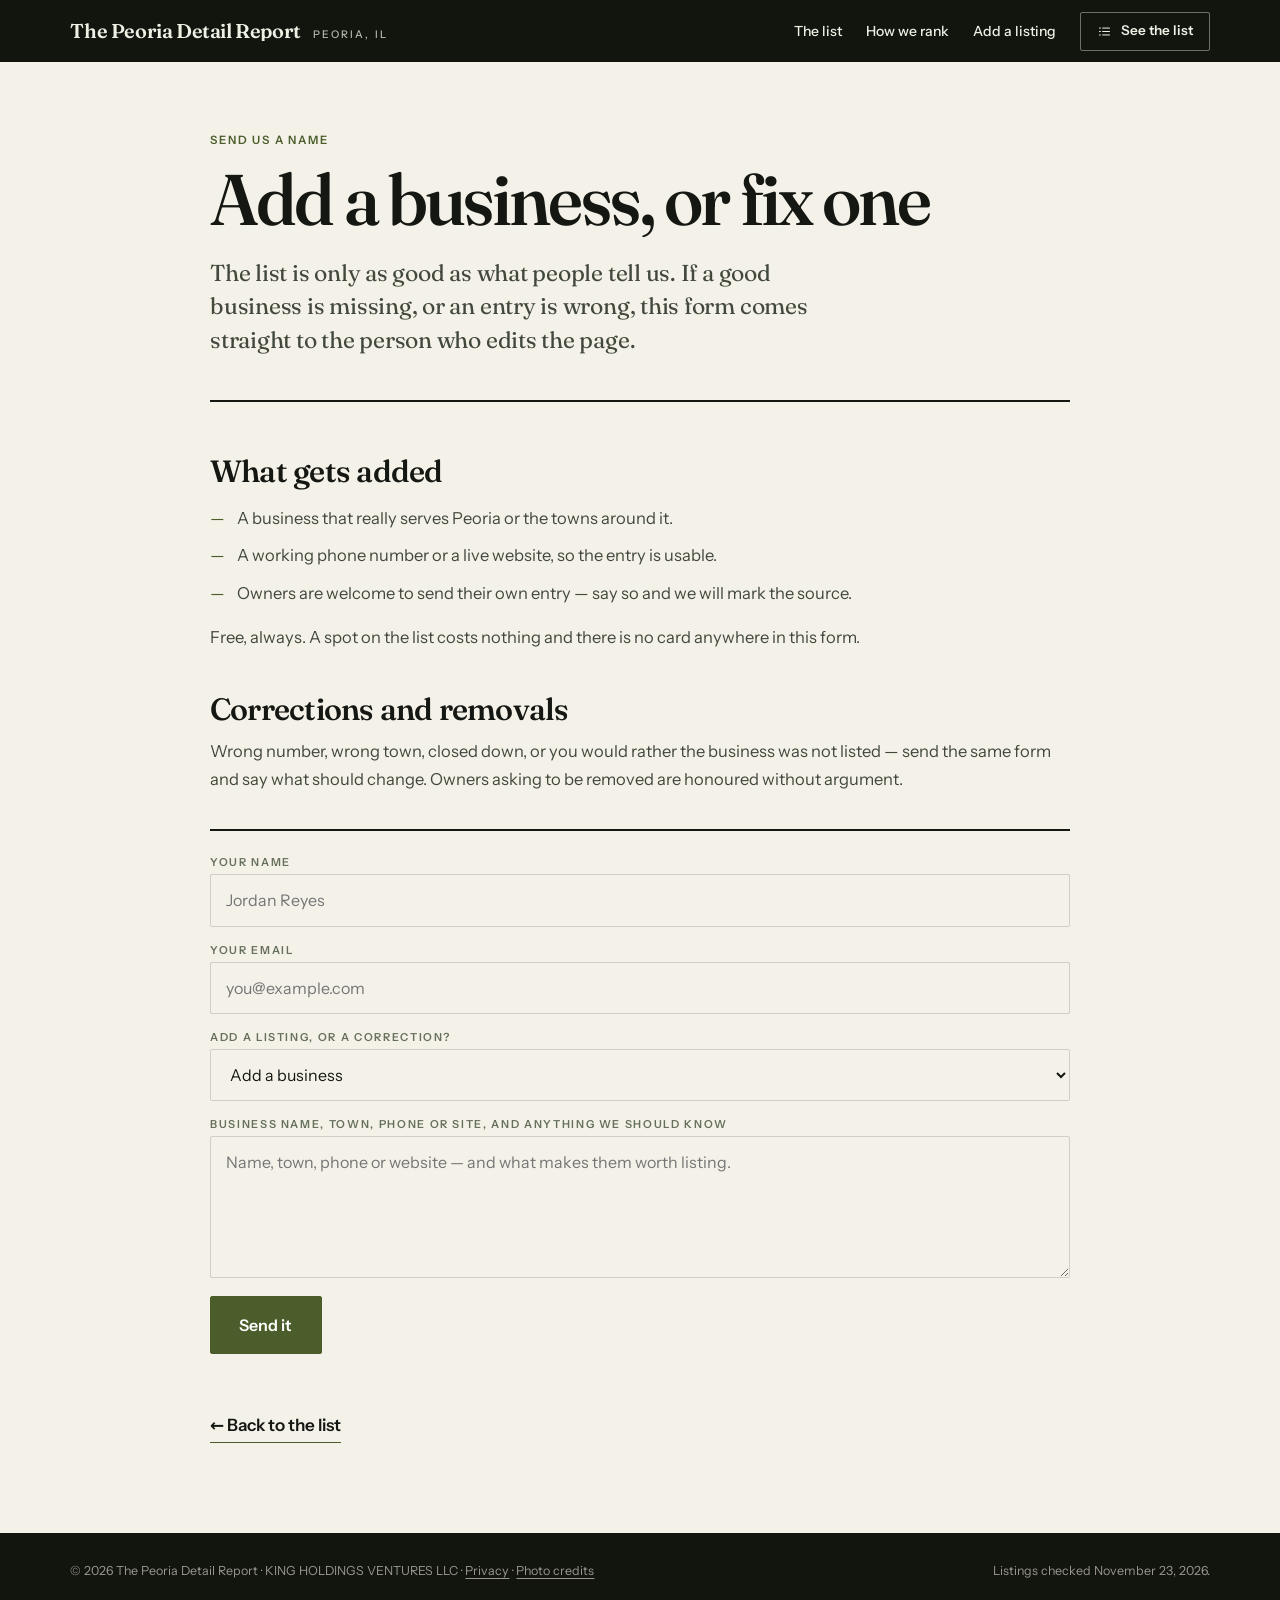
<file: add-a-listing/index.html>
<!doctype html>
<html lang="en">
<head>
<meta charset="utf-8">
<meta name="viewport" content="width=device-width, initial-scale=1, viewport-fit=cover">
<title>Add a listing or fix one | The Peoria Detail Report</title>
<meta name="description" content="Suggest a mobile car detailing for the Peoria guide, or send a correction to an existing entry.">
<link rel="canonical" href="https://kingworks-dev.github.io/peoria-detail-guide/add-a-listing/">
<link rel="icon" href="../favicon.svg" type="image/svg+xml">
<link rel="stylesheet" href="../assets/site.css?v=1795500214">
<style>:root{--paper:#f4f2e8;--paper2:#e7e4d3;--ink:#151712;--ink2:#42483c;--ink3:#66705c;--accent:#4a5d2a;--accent2:#657a3a;--dark:#12150e;--on-dark:#eef0e4;--line:rgba(21,23,18,0.16);--line-2:rgba(21,23,18,0.08);--accent-rgb:74,93,42;--dark-rgb:18,21,14}</style>
<script>document.documentElement.classList.add("js")</script>
</head>
<body class="sub-page" style="--wm:24">
<header class="top solid" id="top">
  <a class="brand" href="../"><b>The Peoria Detail Report</b><span>Peoria, IL</span></a>
  <nav aria-label="Guide" id="mnav">
    <a href="../#list">The list</a>
    <a href="../how-we-rank/">How we rank</a>
    <a href="../add-a-listing/">Add a listing</a>
    <a class="nav-sub" href="../#newsletter">The monthly email</a>
  </nav>
  <a class="sub" href="../#list"><span class="ico ico-list"><svg viewBox="0 0 24 24" aria-hidden="true"><path d="M9 6.5h11M9 12h11M9 17.5h11"/><path d="M4 6.5h1.5M4 12h1.5M4 17.5h1.5"/></svg></span>See the list</a>
  <button class="mbtn" id="mbtn" type="button" aria-expanded="false" aria-controls="mnav" aria-label="Menu"><i></i><span>Menu</span></button>
</header>
<main class="page">
  <p class="u-cap">Send us a name</p>
  <h1>Add a business, or fix one</h1>
  <p class="deck">The list is only as good as what people tell us. If a good business is missing, or an entry is wrong, this form comes straight to the person who edits the page.</p>
  <div class="prose">
    <h2>What gets added</h2>
    <ul>
      <li>A business that really serves Peoria or the towns around it.</li>
      <li>A working phone number or a live website, so the entry is usable.</li>
      <li>Owners are welcome to send their own entry — say so and we will mark the source.</li>
    </ul>
    <p>Free, always. A spot on the list costs nothing and there is no card anywhere in this form.</p>
    <h2 id="correction">Corrections and removals</h2>
    <p>Wrong number, wrong town, closed down, or you would rather the business was not listed — send the same form and say what should change. Owners asking to be removed are honoured without argument.</p>
  </div>

  <div class="formbox">
    <form id="sform" data-slug="peoria-detail-guide" novalidate>
      <div class="field"><label for="aname">Your name</label>
        <input id="aname" name="name" autocomplete="name" required placeholder="Jordan Reyes"></div>
      <div class="field"><label for="aemail">Your email</label>
        <input id="aemail" name="email" type="email" autocomplete="email" required placeholder="you@example.com"></div>
      <div class="field"><label for="aservice">Add a listing, or a correction?</label>
        <select id="aservice" name="service">
          <option>Add a business</option>
          <option>Correction to an entry</option>
          <option>Remove a listing</option>
        </select></div>
      <div class="field"><label for="amsg">Business name, town, phone or site, and anything we should know</label>
        <textarea id="amsg" name="message" rows="5" required placeholder="Name, town, phone or website — and what makes them worth listing."></textarea></div>
      <input class="hp" name="website" tabindex="-1" autocomplete="off" aria-hidden="true">
      <button class="btn btn-solid btn-lg" type="submit" data-label="Send it">Send it</button>
      <p class="pol" id="serr" role="alert"></p>
    </form>
    <p class="done" id="sdone">Got it — thank you. Additions are reviewed by hand and the page is updated when the list changes.</p>
  </div>
  <a class="back" href="../">← Back to the list</a>
  <div class="page-end"></div>
</main>
<footer class="sub-foot">
  <div class="legal"><span>© <span id="yr">2026</span> The Peoria Detail Report · KING HOLDINGS VENTURES LLC · <a href="../privacy/">Privacy</a> · <a href="../credits/">Photo credits</a></span>
    <span>Listings checked November 23, 2026.</span></div>
</footer>
<script src="../assets/site.js?v=1795500214" defer></script>
</body>
</html>
</file>
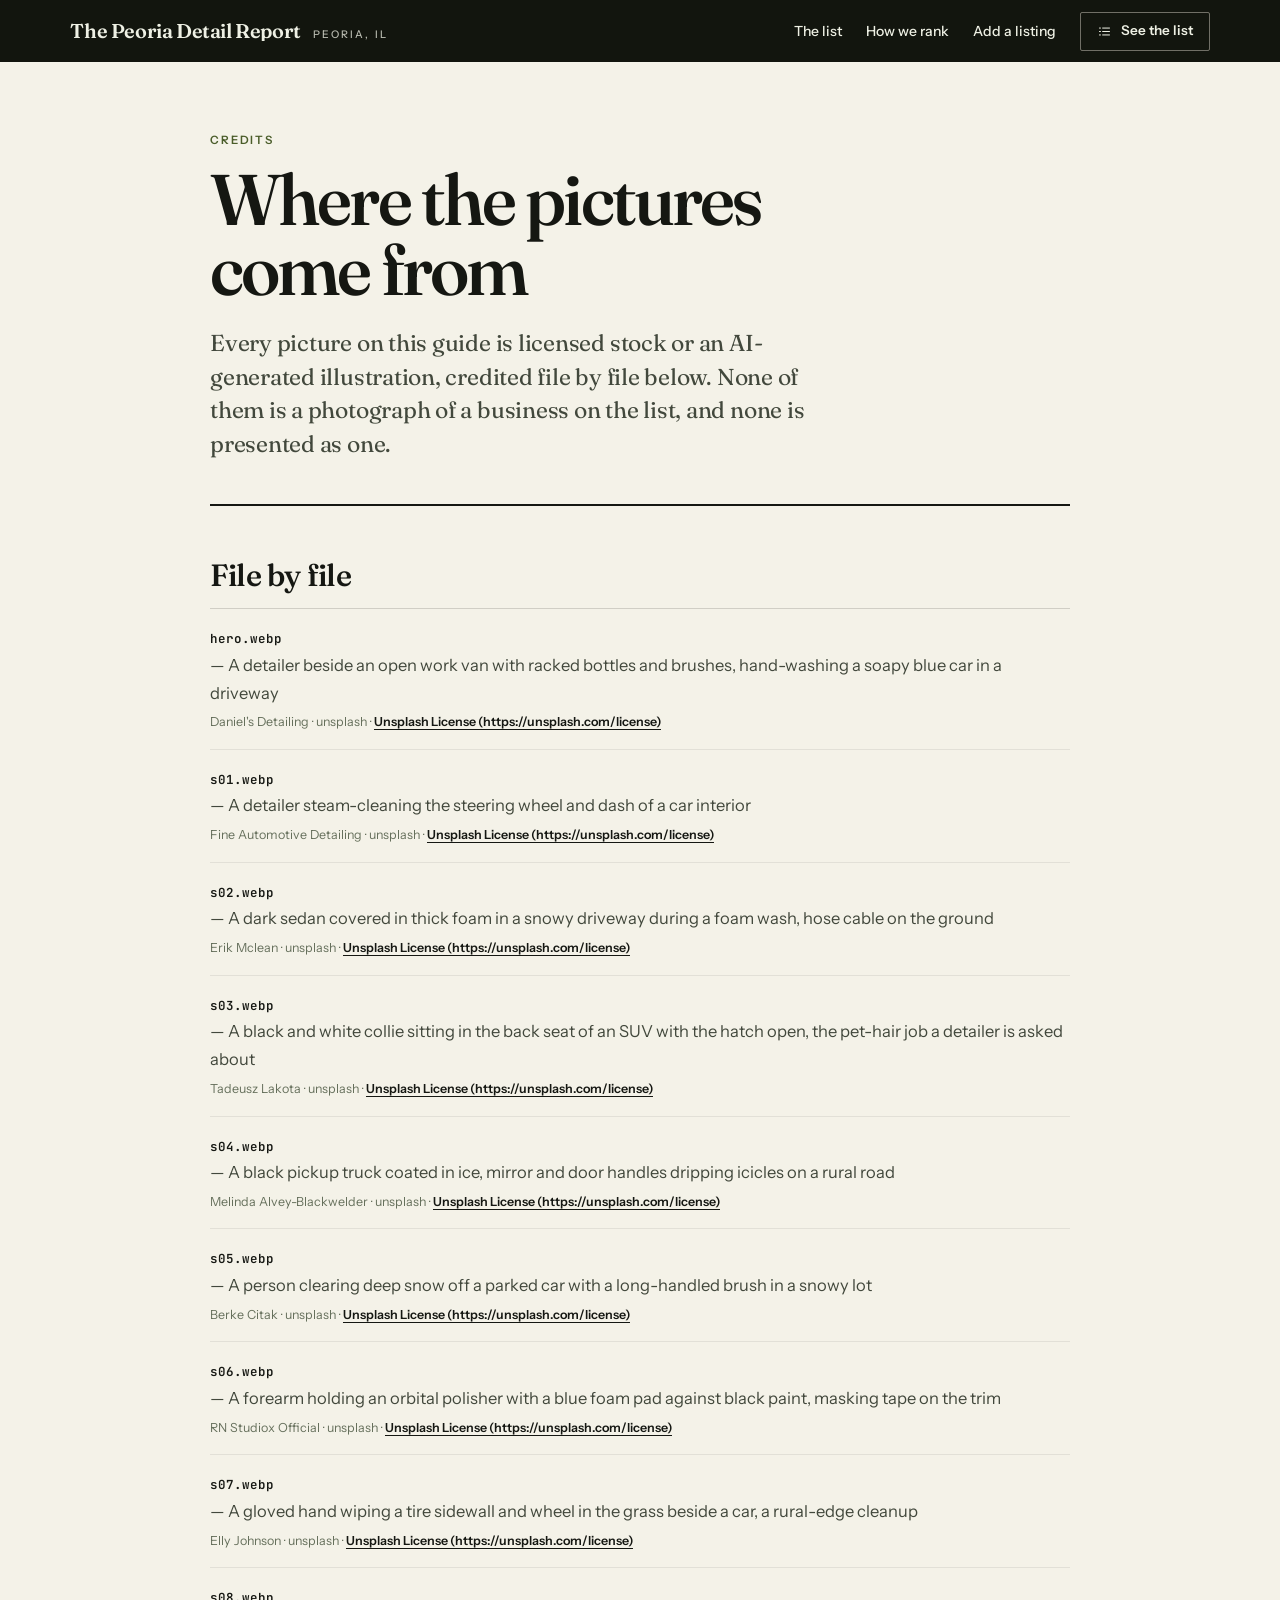
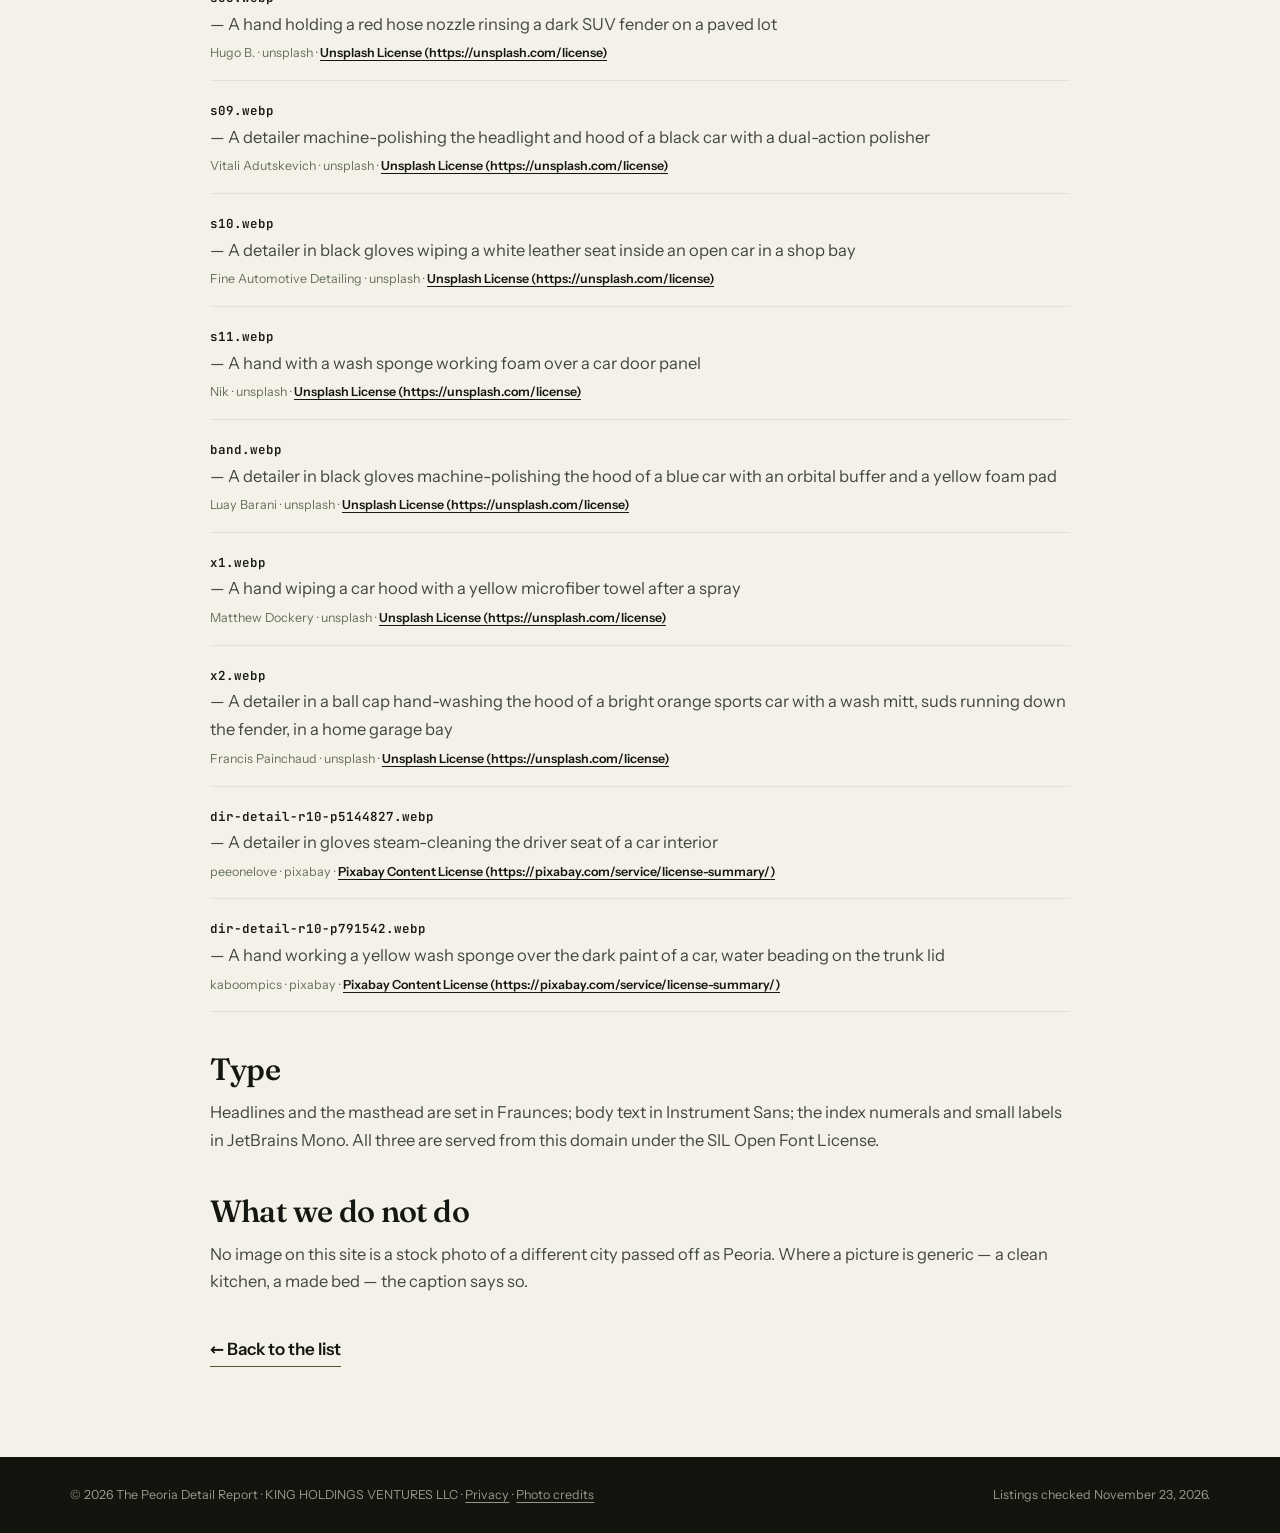
<file: credits/index.html>
<!doctype html>
<html lang="en">
<head>
<meta charset="utf-8">
<meta name="viewport" content="width=device-width, initial-scale=1, viewport-fit=cover">
<title>Photo credits | The Peoria Detail Report</title>
<meta name="description" content="Where the photographs on The Peoria Detail Report come from, file by file, with licence links.">
<link rel="canonical" href="https://kingworks-dev.github.io/peoria-detail-guide/credits/">
<link rel="icon" href="../favicon.svg" type="image/svg+xml">
<link rel="stylesheet" href="../assets/site.css?v=1795500214">
<style>:root{--paper:#f4f2e8;--paper2:#e7e4d3;--ink:#151712;--ink2:#42483c;--ink3:#66705c;--accent:#4a5d2a;--accent2:#657a3a;--dark:#12150e;--on-dark:#eef0e4;--line:rgba(21,23,18,0.16);--line-2:rgba(21,23,18,0.08);--accent-rgb:74,93,42;--dark-rgb:18,21,14}</style>
<script>document.documentElement.classList.add("js")</script>
</head>
<body class="sub-page" style="--wm:24">
<header class="top solid" id="top">
  <a class="brand" href="../"><b>The Peoria Detail Report</b><span>Peoria, IL</span></a>
  <nav aria-label="Guide" id="mnav">
    <a href="../#list">The list</a>
    <a href="../how-we-rank/">How we rank</a>
    <a href="../add-a-listing/">Add a listing</a>
    <a class="nav-sub" href="../#newsletter">The monthly email</a>
  </nav>
  <a class="sub" href="../#list"><span class="ico ico-list"><svg viewBox="0 0 24 24" aria-hidden="true"><path d="M9 6.5h11M9 12h11M9 17.5h11"/><path d="M4 6.5h1.5M4 12h1.5M4 17.5h1.5"/></svg></span>See the list</a>
  <button class="mbtn" id="mbtn" type="button" aria-expanded="false" aria-controls="mnav" aria-label="Menu"><i></i><span>Menu</span></button>
</header>
<main class="page">
  <p class="u-cap">Credits</p>
  <h1>Where the pictures come from</h1>
  <p class="deck">Every picture on this guide is licensed stock or an AI-generated illustration, credited file by file below. None of them is a photograph of a business on the list, and none is presented as one.</p>
  <div class="prose">
    <h2>File by file</h2>
    <ul class="credit-list">
<li><b>hero.webp</b> — A detailer beside an open work van with racked bottles and brushes, hand-washing a soapy blue car in a driveway<br><span class="crumb">Daniel&#x27;s Detailing · unsplash · <a href="https://unsplash.com/photos/a-man-washes-a-blue-car-with-soap-UbxySPdi_QY?utm_source=king_media_rail&amp;utm_medium=referral" target="_blank" rel="noopener nofollow">Unsplash License (https://unsplash.com/license)</a></span></li>
<li><b>s01.webp</b> — A detailer steam-cleaning the steering wheel and dash of a car interior<br><span class="crumb">Fine Automotive Detailing · unsplash · <a href="https://unsplash.com/photos/man-steam-cleans-the-interior-of-a-car-0a36BVNdWek?utm_source=king_media_rail&amp;utm_medium=referral" target="_blank" rel="noopener nofollow">Unsplash License (https://unsplash.com/license)</a></span></li>
<li><b>s02.webp</b> — A dark sedan covered in thick foam in a snowy driveway during a foam wash, hose cable on the ground<br><span class="crumb">Erik Mclean · unsplash · <a href="https://unsplash.com/photos/a-car-is-covered-in-red-and-white-paint-qF_h7ovehCk?utm_source=king_media_rail&amp;utm_medium=referral" target="_blank" rel="noopener nofollow">Unsplash License (https://unsplash.com/license)</a></span></li>
<li><b>s03.webp</b> — A black and white collie sitting in the back seat of an SUV with the hatch open, the pet-hair job a detailer is asked about<br><span class="crumb">Tadeusz Lakota · unsplash · <a href="https://unsplash.com/photos/adult-black-and-white-collie-sitting-at-the-back-of-car-TrlHGvVLtbA?utm_source=king_media_rail&amp;utm_medium=referral" target="_blank" rel="noopener nofollow">Unsplash License (https://unsplash.com/license)</a></span></li>
<li><b>s04.webp</b> — A black pickup truck coated in ice, mirror and door handles dripping icicles on a rural road<br><span class="crumb">Melinda Alvey-Blackwelder · unsplash · <a href="https://unsplash.com/photos/black-pickup-truck-covered-with-iced-water-dew-Gr6ekjHxATA?utm_source=king_media_rail&amp;utm_medium=referral" target="_blank" rel="noopener nofollow">Unsplash License (https://unsplash.com/license)</a></span></li>
<li><b>s05.webp</b> — A person clearing deep snow off a parked car with a long-handled brush in a snowy lot<br><span class="crumb">Berke Citak · unsplash · <a href="https://unsplash.com/photos/a-person-shoveling-snow-off-a-car-jPFTxwnvtz4?utm_source=king_media_rail&amp;utm_medium=referral" target="_blank" rel="noopener nofollow">Unsplash License (https://unsplash.com/license)</a></span></li>
<li><b>s06.webp</b> — A forearm holding an orbital polisher with a blue foam pad against black paint, masking tape on the trim<br><span class="crumb">RN Studiox Official · unsplash · <a href="https://unsplash.com/photos/person-polishing-black-car-paint-QBUZNh6KxUI?utm_source=king_media_rail&amp;utm_medium=referral" target="_blank" rel="noopener nofollow">Unsplash License (https://unsplash.com/license)</a></span></li>
<li><b>s07.webp</b> — A gloved hand wiping a tire sidewall and wheel in the grass beside a car, a rural-edge cleanup<br><span class="crumb">Elly Johnson · unsplash · <a href="https://unsplash.com/photos/person-washing-vehicle-tire-G1WBNNhsn20?utm_source=king_media_rail&amp;utm_medium=referral" target="_blank" rel="noopener nofollow">Unsplash License (https://unsplash.com/license)</a></span></li>
<li><b>s08.webp</b> — A hand holding a red hose nozzle rinsing a dark SUV fender on a paved lot<br><span class="crumb">Hugo B. · unsplash · <a href="https://unsplash.com/photos/black-car-wheel-with-tire-oMqIt9JwkVs?utm_source=king_media_rail&amp;utm_medium=referral" target="_blank" rel="noopener nofollow">Unsplash License (https://unsplash.com/license)</a></span></li>
<li><b>s09.webp</b> — A detailer machine-polishing the headlight and hood of a black car with a dual-action polisher<br><span class="crumb">Vitali Adutskevich · unsplash · <a href="https://unsplash.com/photos/a-man-using-a-car-B7hVEFTFUWs?utm_source=king_media_rail&amp;utm_medium=referral" target="_blank" rel="noopener nofollow">Unsplash License (https://unsplash.com/license)</a></span></li>
<li><b>s10.webp</b> — A detailer in black gloves wiping a white leather seat inside an open car in a shop bay<br><span class="crumb">Fine Automotive Detailing · unsplash · <a href="https://unsplash.com/photos/a-man-cleans-a-car-seat-inside-the-vehicle-diTehTl5O-c?utm_source=king_media_rail&amp;utm_medium=referral" target="_blank" rel="noopener nofollow">Unsplash License (https://unsplash.com/license)</a></span></li>
<li><b>s11.webp</b> — A hand with a wash sponge working foam over a car door panel<br><span class="crumb">Nik · unsplash · <a href="https://unsplash.com/photos/a-man-washing-a-car-with-a-sponge-phP5Qa0CauQ?utm_source=king_media_rail&amp;utm_medium=referral" target="_blank" rel="noopener nofollow">Unsplash License (https://unsplash.com/license)</a></span></li>
<li><b>band.webp</b> — A detailer in black gloves machine-polishing the hood of a blue car with an orbital buffer and a yellow foam pad<br><span class="crumb">Luay Barani · unsplash · <a href="https://unsplash.com/photos/person-polishing-a-blue-cars-hood-with-an-orbital-buffer-iXpjQNP__EQ?utm_source=king_media_rail&amp;utm_medium=referral" target="_blank" rel="noopener nofollow">Unsplash License (https://unsplash.com/license)</a></span></li>
<li><b>x1.webp</b> — A hand wiping a car hood with a yellow microfiber towel after a spray<br><span class="crumb">Matthew Dockery · unsplash · <a href="https://unsplash.com/photos/closeup-photo-of-person-wiping-white-racing-card-s99-JP8P3Hg?utm_source=king_media_rail&amp;utm_medium=referral" target="_blank" rel="noopener nofollow">Unsplash License (https://unsplash.com/license)</a></span></li>
<li><b>x2.webp</b> — A detailer in a ball cap hand-washing the hood of a bright orange sports car with a wash mitt, suds running down the fender, in a home garage bay<br><span class="crumb">Francis Painchaud · unsplash · <a href="https://unsplash.com/photos/a-man-washing-a-red-sports-car-in-a-garage-MTeoQOv_F14?utm_source=king_media_rail&amp;utm_medium=referral" target="_blank" rel="noopener nofollow">Unsplash License (https://unsplash.com/license)</a></span></li>
<li><b>dir-detail-r10-p5144827.webp</b> — A detailer in gloves steam-cleaning the driver seat of a car interior<br><span class="crumb">peeonelove · pixabay · <a href="https://pixabay.com/photos/wash-car-protect-garage-cleaning-5144827/" target="_blank" rel="noopener nofollow">Pixabay Content License (https://pixabay.com/service/license-summary/)</a></span></li>
<li><b>dir-detail-r10-p791542.webp</b> — A hand working a yellow wash sponge over the dark paint of a car, water beading on the trunk lid<br><span class="crumb">kaboompics · pixabay · <a href="https://pixabay.com/photos/cleaning-washing-carwash-sponge-791542/" target="_blank" rel="noopener nofollow">Pixabay Content License (https://pixabay.com/service/license-summary/)</a></span></li>
    </ul>
    <h2>Type</h2>
    <p>Headlines and the masthead are set in Fraunces; body text in Instrument Sans; the index numerals and small labels in JetBrains Mono. All three are served from this domain under the SIL Open Font License.</p>
    <h2>What we do not do</h2>
    <p>No image on this site is a stock photo of a different city passed off as Peoria. Where a picture is generic — a clean kitchen, a made bed — the caption says so.</p>
  </div>
  <a class="back" href="../">← Back to the list</a>
  <div class="page-end"></div>
</main>
<footer class="sub-foot">
  <div class="legal"><span>© <span id="yr">2026</span> The Peoria Detail Report · KING HOLDINGS VENTURES LLC · <a href="../privacy/">Privacy</a> · <a href="../credits/">Photo credits</a></span>
    <span>Listings checked November 23, 2026.</span></div>
</footer>
<script src="../assets/site.js?v=1795500214" defer></script>
</body>
</html>
</file>
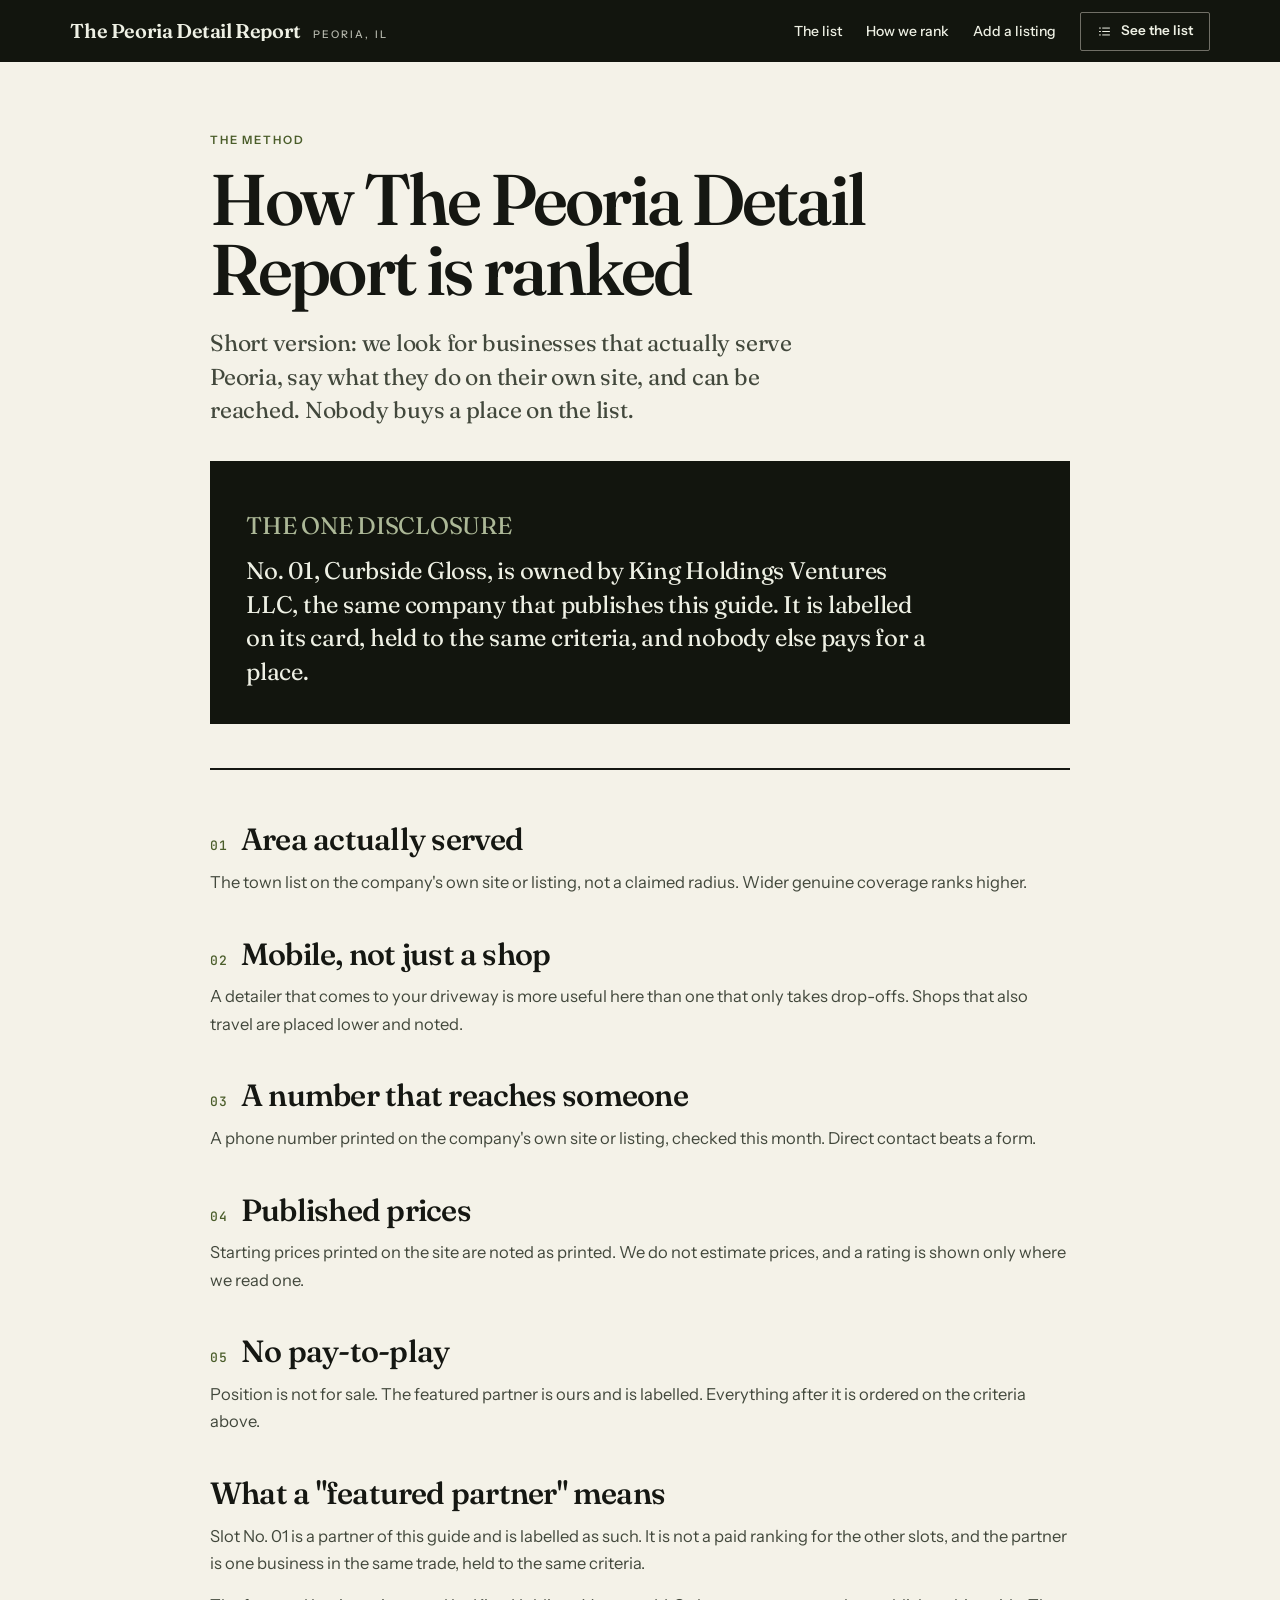
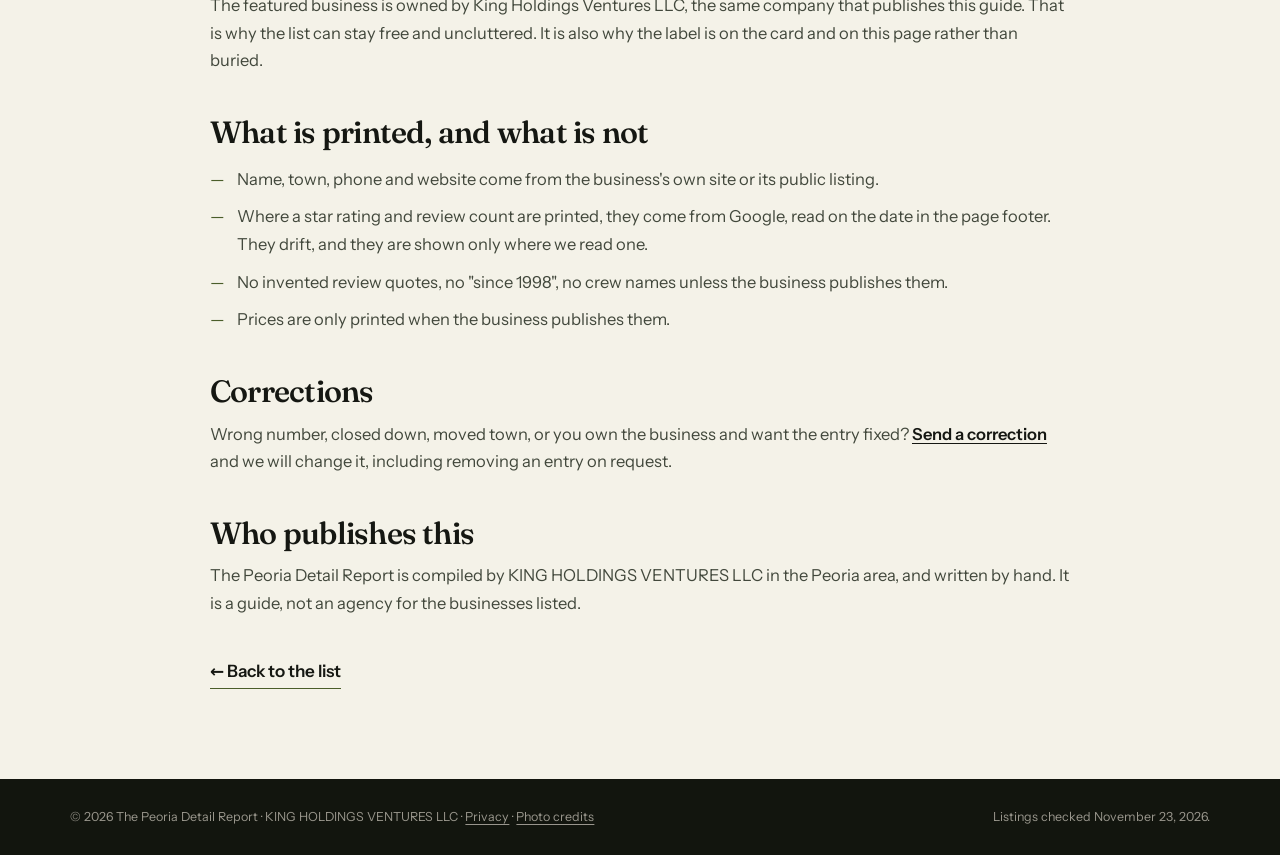
<file: how-we-rank/index.html>
<!doctype html>
<html lang="en">
<head>
<meta charset="utf-8">
<meta name="viewport" content="width=device-width, initial-scale=1, viewport-fit=cover">
<title>How we rank | The Peoria Detail Report</title>
<meta name="description" content="The criteria behind the The Peoria Detail Report ranking, what a featured partner is, and how to correct an entry.">
<link rel="canonical" href="https://kingworks-dev.github.io/peoria-detail-guide/how-we-rank/">
<link rel="icon" href="../favicon.svg" type="image/svg+xml">
<link rel="stylesheet" href="../assets/site.css?v=1795500214">
<style>:root{--paper:#f4f2e8;--paper2:#e7e4d3;--ink:#151712;--ink2:#42483c;--ink3:#66705c;--accent:#4a5d2a;--accent2:#657a3a;--dark:#12150e;--on-dark:#eef0e4;--line:rgba(21,23,18,0.16);--line-2:rgba(21,23,18,0.08);--accent-rgb:74,93,42;--dark-rgb:18,21,14}</style>
<script>document.documentElement.classList.add("js")</script>
</head>
<body class="sub-page" style="--wm:24">
<header class="top solid" id="top">
  <a class="brand" href="../"><b>The Peoria Detail Report</b><span>Peoria, IL</span></a>
  <nav aria-label="Guide" id="mnav">
    <a href="../#list">The list</a>
    <a href="../how-we-rank/">How we rank</a>
    <a href="../add-a-listing/">Add a listing</a>
    <a class="nav-sub" href="../#newsletter">The monthly email</a>
  </nav>
  <a class="sub" href="../#list"><span class="ico ico-list"><svg viewBox="0 0 24 24" aria-hidden="true"><path d="M9 6.5h11M9 12h11M9 17.5h11"/><path d="M4 6.5h1.5M4 12h1.5M4 17.5h1.5"/></svg></span>See the list</a>
  <button class="mbtn" id="mbtn" type="button" aria-expanded="false" aria-controls="mnav" aria-label="Menu"><i></i><span>Menu</span></button>
</header>
<main class="page">
  <p class="u-cap">The method</p>
  <h1>How The Peoria Detail Report is ranked</h1>
  <p class="deck">Short version: we look for businesses that actually serve Peoria, say what they do on their own site, and can be reached. Nobody buys a place on the list.</p>
  <div class="disclose">
    <p class="u-cap">The one disclosure</p>
    <p>No. 01, Curbside Gloss, is owned by King Holdings Ventures LLC, the same company that publishes this guide. It is labelled on its card, held to the same criteria, and nobody else pays for a place.</p>
  </div>
  <div class="prose">
    <h2><span class="mono">01</span> Area actually served</h2>
    <p>The town list on the company&#x27;s own site or listing, not a claimed radius. Wider genuine coverage ranks higher.</p>
    <h2><span class="mono">02</span> Mobile, not just a shop</h2>
    <p>A detailer that comes to your driveway is more useful here than one that only takes drop-offs. Shops that also travel are placed lower and noted.</p>
    <h2><span class="mono">03</span> A number that reaches someone</h2>
    <p>A phone number printed on the company&#x27;s own site or listing, checked this month. Direct contact beats a form.</p>
    <h2><span class="mono">04</span> Published prices</h2>
    <p>Starting prices printed on the site are noted as printed. We do not estimate prices, and a rating is shown only where we read one.</p>
    <h2><span class="mono">05</span> No pay-to-play</h2>
    <p>Position is not for sale. The featured partner is ours and is labelled. Everything after it is ordered on the criteria above.</p>
    <h2>What a "featured partner" means</h2>
    <p>Slot No. 01 is a partner of this guide and is labelled as such. It is not a paid ranking for the other slots, and the partner is one business in the same trade, held to the same criteria.</p>
    <p>The featured business is owned by King Holdings Ventures LLC, the same company that publishes this guide. That is why the list can stay free and uncluttered. It is also why the label is on the card and on this page rather than buried.</p>
    <h2>What is printed, and what is not</h2>
    <ul>
      <li>Name, town, phone and website come from the business's own site or its public listing.</li>
      <li>Where a star rating and review count are printed, they come from Google, read on the date in the page footer. They drift, and they are shown only where we read one.</li>
      <li>No invented review quotes, no "since 1998", no crew names unless the business publishes them.</li>
      <li>Prices are only printed when the business publishes them.</li>
    </ul>
    <h2>Corrections</h2>
    <p>Wrong number, closed down, moved town, or you own the business and want the entry fixed? <a href="../add-a-listing/#correction">Send a correction</a> and we will change it, including removing an entry on request.</p>
    <h2>Who publishes this</h2>
    <p>The Peoria Detail Report is compiled by KING HOLDINGS VENTURES LLC in the Peoria area, and written by hand. It is a guide, not an agency for the businesses listed.</p>
  </div>
  <a class="back" href="../">← Back to the list</a>
  <div class="page-end"></div>
</main>
<footer class="sub-foot">
  <div class="legal"><span>© <span id="yr">2026</span> The Peoria Detail Report · KING HOLDINGS VENTURES LLC · <a href="../privacy/">Privacy</a> · <a href="../credits/">Photo credits</a></span>
    <span>Listings checked November 23, 2026.</span></div>
</footer>
<script src="../assets/site.js?v=1795500214" defer></script>
</body>
</html>
</file>
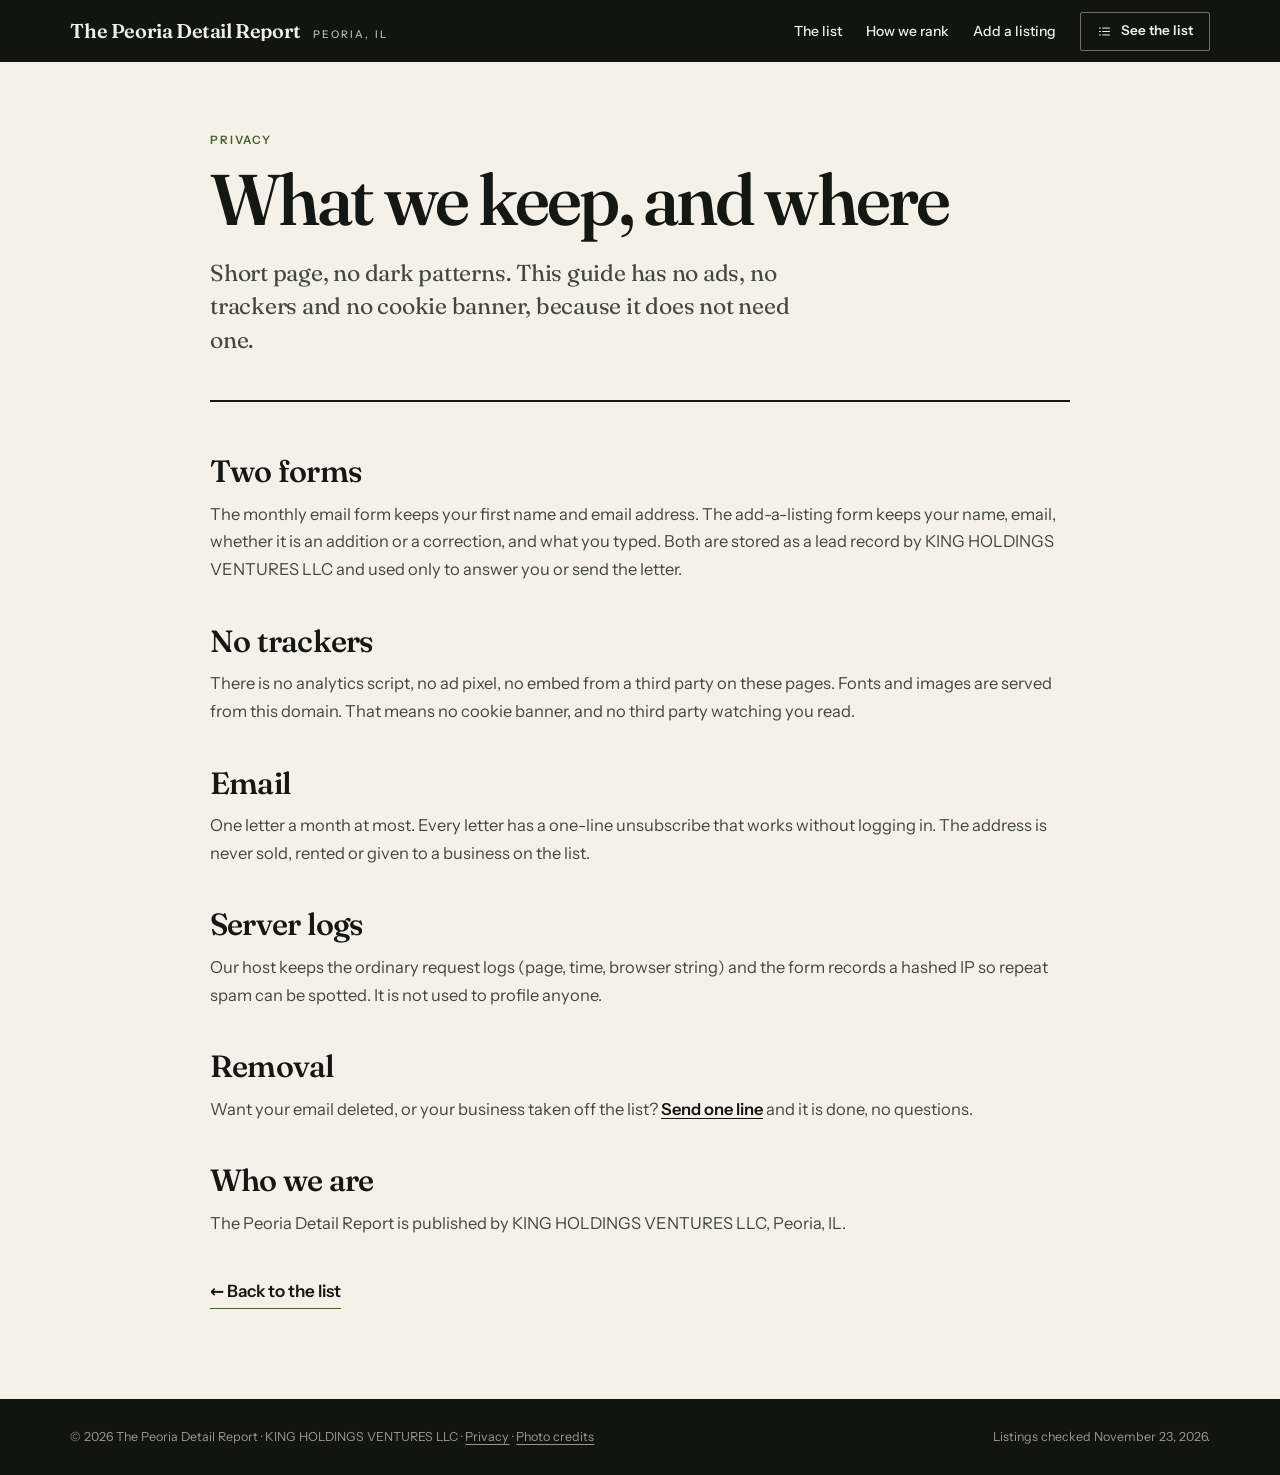
<file: privacy/index.html>
<!doctype html>
<html lang="en">
<head>
<meta charset="utf-8">
<meta name="viewport" content="width=device-width, initial-scale=1, viewport-fit=cover">
<title>Privacy | The Peoria Detail Report</title>
<meta name="description" content="What The Peoria Detail Report collects: the monthly email address, the add-a-listing form, and nothing else.">
<link rel="canonical" href="https://kingworks-dev.github.io/peoria-detail-guide/privacy/">
<link rel="icon" href="../favicon.svg" type="image/svg+xml">
<link rel="stylesheet" href="../assets/site.css?v=1795500214">
<style>:root{--paper:#f4f2e8;--paper2:#e7e4d3;--ink:#151712;--ink2:#42483c;--ink3:#66705c;--accent:#4a5d2a;--accent2:#657a3a;--dark:#12150e;--on-dark:#eef0e4;--line:rgba(21,23,18,0.16);--line-2:rgba(21,23,18,0.08);--accent-rgb:74,93,42;--dark-rgb:18,21,14}</style>
<script>document.documentElement.classList.add("js")</script>
</head>
<body class="sub-page" style="--wm:24">
<header class="top solid" id="top">
  <a class="brand" href="../"><b>The Peoria Detail Report</b><span>Peoria, IL</span></a>
  <nav aria-label="Guide" id="mnav">
    <a href="../#list">The list</a>
    <a href="../how-we-rank/">How we rank</a>
    <a href="../add-a-listing/">Add a listing</a>
    <a class="nav-sub" href="../#newsletter">The monthly email</a>
  </nav>
  <a class="sub" href="../#list"><span class="ico ico-list"><svg viewBox="0 0 24 24" aria-hidden="true"><path d="M9 6.5h11M9 12h11M9 17.5h11"/><path d="M4 6.5h1.5M4 12h1.5M4 17.5h1.5"/></svg></span>See the list</a>
  <button class="mbtn" id="mbtn" type="button" aria-expanded="false" aria-controls="mnav" aria-label="Menu"><i></i><span>Menu</span></button>
</header>
<main class="page">
  <p class="u-cap">Privacy</p>
  <h1>What we keep, and where</h1>
  <p class="deck">Short page, no dark patterns. This guide has no ads, no trackers and no cookie banner, because it does not need one.</p>
  <div class="prose">
    <h2>Two forms</h2>
    <p>The monthly email form keeps your first name and email address. The add-a-listing form keeps your name, email, whether it is an addition or a correction, and what you typed. Both are stored as a lead record by KING HOLDINGS VENTURES LLC and used only to answer you or send the letter.</p>
    <h2>No trackers</h2>
    <p>There is no analytics script, no ad pixel, no embed from a third party on these pages. Fonts and images are served from this domain. That means no cookie banner, and no third party watching you read.</p>
    <h2>Email</h2>
    <p>One letter a month at most. Every letter has a one-line unsubscribe that works without logging in. The address is never sold, rented or given to a business on the list.</p>
    <h2>Server logs</h2>
    <p>Our host keeps the ordinary request logs (page, time, browser string) and the form records a hashed IP so repeat spam can be spotted. It is not used to profile anyone.</p>
    <h2>Removal</h2>
    <p>Want your email deleted, or your business taken off the list? <a href="../add-a-listing/#correction">Send one line</a> and it is done, no questions.</p>
    <h2>Who we are</h2>
    <p>The Peoria Detail Report is published by KING HOLDINGS VENTURES LLC, Peoria, IL.</p>
  </div>
  <a class="back" href="../">← Back to the list</a>
  <div class="page-end"></div>
</main>
<footer class="sub-foot">
  <div class="legal"><span>© <span id="yr">2026</span> The Peoria Detail Report · KING HOLDINGS VENTURES LLC · <a href="../privacy/">Privacy</a> · <a href="../credits/">Photo credits</a></span>
    <span>Listings checked November 23, 2026.</span></div>
</footer>
<script src="../assets/site.js?v=1795500214" defer></script>
</body>
</html>
</file>
<file: assets/site.css>
/* kit-d — a city "best of" guide.
   Direction: a well-made city magazine's ranked feature. Paper, ink and one accent from the record's palette;
   Fraunces for display and numerals, Instrument Sans for reading, mono only for tiny index labels.
   References: Stripe Press (book measure, numbered chapters), Monocle city guides (index layer, hairlines),
   Aman (held full-bleed image hero, one quiet booking control). One easing for everything: expo-out. */
@font-face{font-family:"Fraunces";src:url(fonts/fraunces.woff2) format("woff2");font-weight:100 900;font-style:normal;font-display:swap}
@font-face{font-family:"Fraunces";src:url(fonts/fraunces-italic.woff2) format("woff2");font-weight:100 900;font-style:italic;font-display:swap}
@font-face{font-family:"Instrument Sans";src:url(fonts/instrument-sans.woff2) format("woff2");font-weight:100 900;font-style:normal;font-display:swap}
@font-face{font-family:"JetBrains Mono";src:url(fonts/jetbrains-mono.woff2) format("woff2");font-weight:100 900;font-style:normal;font-display:swap}
@font-face{font-family:"Serif Fallback";src:local("Georgia"),local("Times New Roman");size-adjust:96%;ascent-override:94%}

:root{
  --ease:cubic-bezier(.16,1,.3,1);
  --pad:clamp(20px,5.5vw,88px);--sec:clamp(88px,14vh,170px);--maxw:1280px;
  --f-display:"Fraunces","Serif Fallback",Georgia,serif;
  --f-body:"Instrument Sans",system-ui,-apple-system,"Segoe UI",sans-serif;
  --f-mono:"JetBrains Mono",ui-monospace,monospace;
  --paper:#f6f1e7;--paper2:#ece3d3;--ink:#191512;--ink2:#4a4038;--ink3:#6f6357;--accent:#8c2f24;--accent2:#b8443a;
  --dark:#14100d;--on-dark:#f4ece1;--line:rgba(25,21,18,.16);--line-2:rgba(25,21,18,.08);--accent-rgb:140,47,36;--dark-rgb:20,16,13;
}
:root{--accent-lt:color-mix(in oklab,var(--accent2) 52%,#fff);--paper3:color-mix(in oklab,var(--paper2) 55%,var(--paper))}
*,*::before,*::after{box-sizing:border-box}
html{-webkit-text-size-adjust:100%;scroll-padding-top:120px}
body{margin:0;background:var(--paper);color:var(--ink);font:400 17px/1.6 var(--f-body);overflow-x:hidden;-webkit-font-smoothing:antialiased;
  text-rendering:optimizeLegibility}
img{display:block;max-width:100%;height:auto}
a{color:inherit;text-underline-offset:3px}
h1,h2,h3,h4,p,ol,ul,figure,blockquote,dl,dd{margin:0}
ol,ul{padding:0;list-style:none}
button{font:inherit}
.skip{position:absolute;left:-9999px;background:var(--ink);color:var(--paper);padding:10px 14px;z-index:99}
.skip:focus{left:8px;top:8px}
:focus-visible{outline:2.5px solid var(--accent2);outline-offset:3px}
.u-cap{font:600 11.5px/1.2 var(--f-body);letter-spacing:.16em;text-transform:uppercase;color:var(--accent)}
.mono{font-family:var(--f-mono);font-variant-numeric:tabular-nums}
.hp{position:absolute!important;left:-9999px}

/* icons: one hand-drawn line set, 1.6 stroke */
.ico{display:inline-flex;width:16px;height:16px;flex:none}
.ico svg{width:100%;height:100%;fill:none;stroke:currentColor;stroke-width:1.6;stroke-linecap:round;stroke-linejoin:round}
.ico-star svg{fill:currentColor;stroke:none}

/* reveals: content is visible unless JS is running; JS marks arrivals */
.js .rise{opacity:0;transform:translateY(28px);transition:opacity .9s var(--ease),transform 1s var(--ease)}
.js .rise.in{opacity:1;transform:none}
.js .wipe img{clip-path:inset(0 0 100% 0);transform:scale(1.08);transition:clip-path 1.15s var(--ease),transform 1.6s var(--ease)}
.js .in .wipe img,.js .wipe.in img{clip-path:inset(0);transform:none}

/* buttons */
.btn{display:inline-flex;align-items:center;justify-content:center;gap:12px;min-height:50px;padding:0 22px;text-decoration:none;
  font:600 15px/1 var(--f-body);letter-spacing:.005em;border:1.5px solid transparent;border-radius:2px;cursor:pointer;
  transition:background .25s var(--ease),color .25s var(--ease),border-color .25s var(--ease),transform .35s var(--ease)}
.btn .ico{width:17px;height:17px;transition:transform .35s var(--ease)}
.btn:hover .ico{transform:translate(2px,-2px)}
.btn-lg{min-height:58px;padding:0 28px;font-size:16px}
.btn-solid{background:var(--accent);color:#fff;border-color:var(--accent)}
.btn-solid:hover{background:var(--accent2);border-color:var(--accent2)}
.btn-ghost{color:var(--on-dark);border-color:rgba(244,236,225,.45)}
.btn-ghost:hover{background:var(--on-dark);color:var(--dark);border-color:var(--on-dark)}
.btn-glass{color:#fff;border-color:rgba(255,255,255,.5);background:rgba(255,255,255,.08);backdrop-filter:blur(10px);-webkit-backdrop-filter:blur(10px)}
.btn-glass:hover{background:#fff;color:var(--dark);border-color:#fff}
.btn-line{color:var(--on-dark);border-color:rgba(244,236,225,.4)}
.btn-line:hover{background:var(--on-dark);color:var(--dark)}

/* masthead */
.top{position:fixed;inset:0 0 auto;z-index:40;display:flex;align-items:center;gap:14px;height:76px;padding:0 var(--pad);
  color:var(--on-dark);background:linear-gradient(rgba(var(--dark-rgb),.66),rgba(var(--dark-rgb),0));
  transition:background .45s var(--ease),height .45s var(--ease),color .45s var(--ease),box-shadow .45s var(--ease)}
.top.solid{background:rgba(var(--dark-rgb),.94);backdrop-filter:blur(12px);-webkit-backdrop-filter:blur(12px);height:62px;
  box-shadow:0 1px 0 rgba(255,255,255,.08)}
body:not(.home) .top{background:var(--dark);height:62px}
.brand{display:flex;align-items:baseline;gap:12px;text-decoration:none;min-width:0}
.brand b{font:600 20px/1 var(--f-display);letter-spacing:-.02em;white-space:nowrap;overflow:hidden;text-overflow:ellipsis}
.brand span{font:500 10.5px/1 var(--f-body);letter-spacing:.2em;text-transform:uppercase;opacity:.75;white-space:nowrap}
.top nav{display:flex;align-items:center;gap:24px;margin-left:auto;font:500 14px/1 var(--f-body)}
.top nav a{text-decoration:none;padding:8px 0;white-space:nowrap;background:linear-gradient(currentColor,currentColor) 0 100%/0 1px no-repeat;
  transition:background-size .35s var(--ease)}
.top nav a:hover{background-size:100% 1px}
.top nav .nav-sub{display:none}
.top .sub{display:inline-flex;align-items:center;gap:9px;margin-left:10px;border:1px solid rgba(244,236,225,.42);color:inherit;
  font:600 13.5px/1 var(--f-body);padding:11px 16px;text-decoration:none;border-radius:2px;white-space:nowrap;
  transition:background .25s var(--ease),color .25s var(--ease)}
.top .sub:hover{background:var(--on-dark);color:var(--dark)}
.top .sub .ico{width:15px;height:15px}
.mbtn{display:none;align-items:center;gap:9px;background:none;border:1px solid rgba(244,236,225,.42);color:inherit;
  font:600 12px/1 var(--f-body);letter-spacing:.1em;text-transform:uppercase;padding:0 14px;height:44px;margin-left:auto;cursor:pointer;border-radius:2px}
.mbtn i{display:block;width:15px;height:1.5px;background:currentColor;box-shadow:0 5px 0 currentColor,0 -5px 0 currentColor}
.sprog{position:fixed;left:0;top:0;height:2px;width:100%;transform-origin:0 50%;transform:scaleX(0);background:var(--accent2);z-index:90;pointer-events:none}

/* hero */
.hero{position:relative;min-height:100svh;display:flex;flex-direction:column;justify-content:flex-end;
  padding:120px var(--pad) clamp(56px,10vh,110px);color:var(--on-dark);isolation:isolate;overflow:hidden;background:var(--dark)}
.hero-art{position:absolute;inset:-4% 0;z-index:-3;will-change:transform}
.hero-art picture{display:contents}
.hero-img{position:absolute;inset:0;width:100%;height:100%;object-fit:cover;object-position:var(--pos,50% 45%);
  animation:settle 2.4s var(--ease) both}
@keyframes settle{from{transform:scale(1.12)}to{transform:scale(1.02)}}
.hero::after{content:"";position:absolute;inset:0;z-index:-1;
  background:linear-gradient(180deg,rgba(var(--dark-rgb),.5) 0%,rgba(var(--dark-rgb),.05) 24%,rgba(var(--dark-rgb),.45) 60%,rgba(var(--dark-rgb),.94) 100%)}
.hero-glow{position:absolute;inset:0;z-index:-2;pointer-events:none;opacity:0;transition:opacity .8s var(--ease);
  background:radial-gradient(520px circle at var(--mx,70%) var(--my,40%),rgba(255,240,214,.16),transparent 62%);mix-blend-mode:soft-light}
.hero:hover .hero-glow{opacity:1}
.hero-in{position:relative;max-width:760px}
.kicker{display:flex;flex-wrap:wrap;gap:10px 14px;align-items:center;font:600 11.5px/1 var(--f-body);
  letter-spacing:.2em;text-transform:uppercase;margin-bottom:24px;color:rgba(255,255,255,.88)}
.kicker i{width:28px;height:1px;background:var(--accent-lt);display:block}
.hero h1{font:560 clamp(44px,6.4vw,100px)/.95 var(--f-display);letter-spacing:-.022em;word-spacing:.06em;max-width:13.5ch;text-wrap:balance;
  font-variation-settings:"opsz" 144;text-shadow:0 2px 40px rgba(0,0,0,.25)}
.split .w{display:inline-block;overflow:hidden;vertical-align:top;padding-bottom:.08em;margin-bottom:-.08em}
.split .w>span{display:inline-block}
.js .split.go .w>span{animation:lineup 1.05s var(--ease) both;animation-delay:calc(var(--i)*55ms + 120ms)}
@keyframes lineup{from{transform:translateY(105%)}to{transform:none}}
.hero .deck{max-width:44ch;margin-top:24px;font-size:clamp(17px,1.35vw,20px);line-height:1.55;color:rgba(255,255,255,.9)}
.hero-cta{display:flex;flex-wrap:wrap;gap:12px;margin-top:32px}
.proof{display:flex;flex-wrap:wrap;gap:8px 0;margin-top:34px;padding-top:18px;border-top:1px solid rgba(255,255,255,.24);font:400 clamp(19px,1.6vw,24px)/1.3 var(--f-display);letter-spacing:-.01em;color:rgba(255,255,255,.9)}
.proof>span{display:inline-flex;align-items:baseline;gap:.32em;white-space:nowrap}
.proof>span+span::before{content:"";width:4px;height:4px;border-radius:50%;background:var(--accent-lt);margin:0 .9em;align-self:center}
.proof b{font-weight:560;color:#fff;font-variant-numeric:lining-nums tabular-nums}
.proof i{font-style:italic;color:var(--accent-lt)}
.proof>.pf-plus::before{display:none}
.pf-plus{margin-left:.35em}
.proof b span{font:inherit}
.pf-date{color:rgba(255,255,255,.8);flex-basis:100%;font-size:.86em}
.proof>.pf-date::before{display:none}
.stats{display:flex;flex-wrap:wrap;gap:14px 0;margin-top:36px;padding-top:20px;border-top:1px solid rgba(255,255,255,.24)}
.stats li{display:flex;flex-direction:column;gap:6px;padding-right:26px;margin-right:26px;border-right:1px solid rgba(255,255,255,.2)}
.stats li:last-child{border-right:0;margin-right:0;padding-right:0}
.stats b{font:500 28px/1 var(--f-display);letter-spacing:-.02em;color:#fff;font-variant-numeric:lining-nums tabular-nums}
.stats b span{font:inherit}
.stats .st-date b{font-size:17px;line-height:28px;letter-spacing:0}
.stats li>span{font:500 11px/1.25 var(--f-body);letter-spacing:.12em;text-transform:uppercase;color:rgba(255,255,255,.7)}
@media (min-width:1000px){
  .hero{align-items:flex-end;padding-bottom:clamp(64px,11vh,120px)}
  .hero-in{margin-left:auto;max-width:min(760px,52vw)}
  .hero::after{background:linear-gradient(180deg,rgba(var(--dark-rgb),.45) 0%,rgba(var(--dark-rgb),0) 22%,rgba(var(--dark-rgb),.3) 62%,rgba(var(--dark-rgb),.9) 100%),
    linear-gradient(270deg,rgba(var(--dark-rgb),.8) 0%,rgba(var(--dark-rgb),.58) 40%,rgba(var(--dark-rgb),.12) 64%,rgba(var(--dark-rgb),0) 78%)}
}

/* ticker */
.ticker{background:var(--dark);color:var(--on-dark);border-top:1px solid rgba(244,236,225,.14);padding:16px 0;overflow:hidden;position:relative}
.ticker::before,.ticker::after{content:"";position:absolute;top:0;bottom:0;width:80px;z-index:2;pointer-events:none}
.ticker::before{left:0;background:linear-gradient(90deg,var(--dark) 15%,transparent)}
.ticker::after{right:0;background:linear-gradient(270deg,var(--dark) 15%,transparent)}
.ticker ul{display:flex;width:max-content;animation:slide 52s linear infinite}
.ticker li{font:400 italic 19px/1 var(--f-display);letter-spacing:-.005em;padding:0 22px;white-space:nowrap;opacity:.86}
.ticker li::after{content:"";display:inline-block;width:5px;height:5px;border-radius:50%;background:var(--accent-lt);margin-left:44px;vertical-align:middle;opacity:.8}
@keyframes slide{to{transform:translateX(-50%)}}

/* shell + grid */
.shell{padding:var(--sec) var(--pad) var(--sec);max-width:calc(var(--maxw) + 2*var(--pad));margin:0 auto}
.shell-b{padding-bottom:max(var(--sec),140px)}

/* lede: the opening paragraph is set large; the guide's contents sit beside it */
.lede{display:grid;gap:44px;grid-template-columns:minmax(0,1fr)}
.lede-text p{font-size:17.5px;line-height:1.65;color:var(--ink2);max-width:58ch}
.lede-text p+p{margin-top:16px}
.lede-text p:first-child{font:400 clamp(23px,2.5vw,34px)/1.32 var(--f-display);letter-spacing:-.015em;color:var(--ink);max-width:30ch;margin-bottom:30px}
.lede-text p:first-child::first-letter{font-weight:600;color:var(--accent)}
.toc{border-top:2px solid var(--ink);padding-top:16px}
.toc ol{margin-top:14px;border-top:1px solid var(--line)}
.toc li a{display:grid;grid-template-columns:62px 1fr auto;align-items:baseline;gap:10px;padding:13px 0;border-bottom:1px solid var(--line);text-decoration:none;
  transition:padding .35s var(--ease),color .25s}
.toc li a::after{content:"→";color:var(--ink3);transition:transform .35s var(--ease)}
.toc li a:hover{padding-left:8px;color:var(--accent)}
.toc li a:hover::after{transform:translateX(4px);color:var(--accent)}
.toc b{font:500 12px/1 var(--f-mono);color:var(--accent);letter-spacing:.04em}
.toc span{font:500 16px/1.3 var(--f-display);letter-spacing:-.01em}
.toc-note{margin-top:18px;font-size:14px;line-height:1.55;color:var(--ink2)}
.toc-note a{font-weight:600;color:var(--ink)}
@media (min-width:1000px){
  .lede{grid-template-columns:repeat(12,minmax(0,1fr));column-gap:clamp(20px,2.4vw,40px)}
  .lede-text{grid-column:1/span 8;display:grid;grid-template-columns:1fr 1fr;column-gap:40px;row-gap:16px;align-content:start}
  .lede-text p:first-child{grid-column:1/-1;max-width:none;font-size:clamp(28px,2.6vw,38px);margin-bottom:14px}
  .lede-text p+p{margin-top:0}
  .toc{grid-column:9/span 4;position:sticky;top:96px;align-self:start}
}

/* section heads */
.sh{display:grid;grid-template-columns:minmax(0,1fr);gap:14px;align-items:end;margin-bottom:clamp(30px,5vh,52px)}
.sh h2,.list-hd h2,.faq-head h2{font:560 clamp(34px,4.8vw,68px)/.98 var(--f-display);letter-spacing:-.035em;max-width:16ch;margin-top:14px;text-wrap:balance}
.sh>p{max-width:42ch;color:var(--ink2);font-size:16.5px}
.sh>.sh-n{font:300 clamp(96px,12vw,190px)/.75 var(--f-display);letter-spacing:-.06em;color:var(--accent);font-variant-numeric:lining-nums}
@media (min-width:1000px){
  .sh{grid-template-columns:repeat(12,minmax(0,1fr));column-gap:clamp(20px,2.4vw,40px)}
  .sh .sh-n{grid-column:1/span 2}
  .sh>div{grid-column:3/span 6}
  .sh>p{grid-column:9/span 4;padding-bottom:8px}
}
.featured{padding-top:var(--sec)}

/* featured partner */
.feat{display:grid;grid-template-columns:minmax(0,1fr);background:var(--dark);color:var(--on-dark);position:relative}
.feat-side{display:flex;flex-direction:column}
.feat-art{position:relative;overflow:hidden;aspect-ratio:4/3}
/* kit-d3: no colour filter on any photograph; the photos carry their own grade */
.e-cap{position:absolute;left:10px;bottom:10px;z-index:2;font:600 10px/1 var(--f-body);letter-spacing:.14em;text-transform:uppercase;
  color:#fff;background:rgba(var(--dark-rgb),.62);padding:6px 8px;border-radius:2px;pointer-events:none}
.feat-art img{position:absolute;inset:0;width:100%;height:100%;object-fit:cover}
.feat-badge{position:absolute;top:16px;left:16px;background:var(--accent);color:#fff;padding:9px 13px;
  font:700 10.5px/1 var(--f-body);letter-spacing:.18em;text-transform:uppercase}
.feat-cap{padding:18px 24px 24px;font-size:13.5px;line-height:1.6;color:rgba(244,236,225,.7);border-top:1px solid rgba(244,236,225,.14)}
.feat-body{padding:clamp(26px,4vw,54px);display:flex;flex-direction:column;gap:18px;min-width:0}
.feat-k{display:flex;align-items:center;gap:12px;font:600 11px/1 var(--f-body);letter-spacing:.18em;text-transform:uppercase;color:var(--accent-lt)}
.feat-k span{font:500 12px/1 var(--f-mono);border:1px solid var(--accent-lt);padding:5px 7px;letter-spacing:.04em}
.feat-body h3{font:560 clamp(32px,3.8vw,54px)/1 var(--f-display);letter-spacing:-.035em}
.feat-body h3 a{text-decoration:none}
.feat-copy p{color:rgba(244,236,225,.86);font-size:16px;line-height:1.62;max-width:52ch}
.feat-copy p+p{margin-top:12px}
.feat-price{display:grid;gap:4px;padding:20px 0;border-top:1px solid rgba(244,236,225,.2);border-bottom:1px solid rgba(244,236,225,.2)}
.feat-price .fp-k{font:700 10.5px/1 var(--f-body);letter-spacing:.17em;text-transform:uppercase;color:var(--accent-lt)}
.feat-price .fp-v{font:500 clamp(48px,5.4vw,78px)/1 var(--f-display);letter-spacing:-.045em;margin-top:6px}
.feat-price .fp-v i{font:500 12px/1 var(--f-body);font-style:normal;letter-spacing:.12em;text-transform:uppercase;opacity:.72;margin-left:10px;vertical-align:middle}
.feat-price .fp-n{font-size:13.5px;color:rgba(244,236,225,.7);line-height:1.55;margin-top:6px;max-width:52ch}
.feat-actions{display:flex;flex-wrap:wrap;gap:12px}
.feat-points{display:grid;gap:0;border-top:1px solid rgba(244,236,225,.18)}
.feat-points:empty{display:none}
.feat-points li{display:grid;grid-template-columns:34px minmax(0,1fr);column-gap:14px;padding:15px 0;border-bottom:1px solid rgba(244,236,225,.12)}
.feat-points b{font:600 15px/1.35 var(--f-body);color:#fff}
.feat-points span:not(.fp-i){grid-column:2;font-size:14px;line-height:1.5;color:rgba(244,236,225,.72)}
.feat-points .fp-i{grid-row:1/span 2;width:34px;height:34px;display:grid;place-items:center;border:1px solid rgba(244,236,225,.35);border-radius:50%;color:var(--accent-lt)}
.feat-note{font-size:13px;line-height:1.55;color:rgba(244,236,225,.6);max-width:52ch}
@media (min-width:1000px){
  .feat{grid-template-columns:repeat(12,minmax(0,1fr))}
  .feat-side{grid-column:1/span 5}
  .feat-art{aspect-ratio:auto;flex:1;min-height:520px}
  .feat-body{grid-column:6/span 7}
}

/* the list */
.list{padding-top:var(--sec)}
.list-hd{display:grid;gap:18px;margin-bottom:28px}
.list-range{display:flex;align-items:center;gap:18px;font:300 clamp(64px,11vw,168px)/.8 var(--f-display);letter-spacing:-.06em;color:var(--accent);
  font-variant-numeric:lining-nums}
.list-range i{display:block;height:1.5px;width:clamp(40px,8vw,120px);background:var(--accent)}
.list-note{margin-top:16px;max-width:52ch;color:var(--ink2);font-size:16.5px}
@media (min-width:1000px){
  .list-hd{grid-template-columns:repeat(12,minmax(0,1fr));column-gap:clamp(20px,2.4vw,40px);align-items:end}
  .list-range{grid-column:1/span 5}
  .list-hd>div{grid-column:6/span 7}
}
.filters-wrap{position:relative;z-index:3;background:var(--paper);border-top:2px solid var(--ink);border-bottom:1px solid var(--line);margin-bottom:8px;
  box-shadow:0 14px 24px -18px rgba(var(--dark-rgb),.35)}
.entry,.pull,.band-row,.chap{scroll-margin-top:96px}
.photo-note{margin-top:14px;font-size:13px;line-height:1.5;color:var(--ink3);max-width:72ch}
.photo-note a{color:var(--ink2)}
.idx{display:none}
@media (min-width:760px){
  .idx{display:grid;grid-auto-flow:column;grid-auto-columns:minmax(0,1fr);border-bottom:1px solid var(--line)}
  .idx li+li{border-left:1px solid var(--line)}
  .idx-a{display:flex;align-items:baseline;gap:12px;padding:13px 16px;text-decoration:none;transition:background .3s var(--ease),color .3s}
  .idx-a b{font:500 11px/1 var(--f-mono);letter-spacing:.06em;color:var(--accent);white-space:nowrap}
  .idx-a span{font:600 14px/1.25 var(--f-body);color:var(--ink2)}
  .idx-a:hover{background:var(--paper2)}
  .idx-a.on{background:var(--ink)}
  .idx-a.on span{color:var(--paper)}
  .idx-a.on b{color:var(--accent-lt)}
}
.filters{display:flex;align-items:center;gap:12px;padding:10px 0;min-width:0}
.f-label{font:600 11px/1 var(--f-body);letter-spacing:.16em;text-transform:uppercase;color:var(--ink3);flex:none}
.chips{display:flex;gap:6px;overflow-x:auto;scrollbar-width:none;min-width:0;flex:1;mask-image:linear-gradient(90deg,#000 92%,transparent)}
.chips::-webkit-scrollbar{display:none}
.chip{flex:none;border:1px solid var(--line);background:transparent;color:var(--ink2);font:500 13.5px/1 var(--f-body);border-radius:999px;
  padding:0 14px;height:36px;cursor:pointer;transition:background .2s var(--ease),color .2s var(--ease),border-color .2s var(--ease)}
.chip:hover{border-color:var(--ink);color:var(--ink)}
.chip.on{background:var(--ink);border-color:var(--ink);color:var(--paper)}
.f-count{font:500 12px/1 var(--f-mono);color:var(--ink3);flex:none}

/* chapters: the chapter rail holds while its entries scroll past */
.chap{display:grid;grid-template-columns:minmax(0,1fr);border-top:1px solid var(--ink);padding-top:clamp(28px,5vh,56px);margin-top:clamp(36px,6vh,72px)}
.chap[hidden]{display:none}
.chap-k{display:flex;align-items:center;gap:12px;font:500 12px/1 var(--f-mono);letter-spacing:.06em;color:var(--accent)}
.chap-k span{font:600 11px/1 var(--f-body);letter-spacing:.16em;text-transform:uppercase;color:var(--ink3)}
.chap-rail h3{font:560 clamp(28px,3vw,44px)/1 var(--f-display);letter-spacing:-.03em;margin-top:14px;text-wrap:balance;max-width:14ch}
.rail-note{margin-top:14px;font-size:15px;line-height:1.55;color:var(--ink2);max-width:40ch}
.rail-art{margin-top:22px;overflow:hidden;aspect-ratio:4/3}
.rail-art img{width:100%;height:100%;object-fit:cover}
.rail-list{display:none}
.rail-count{display:none}
.entries{display:grid}
@media (min-width:1000px){
  .chap{grid-template-columns:repeat(12,minmax(0,1fr));column-gap:clamp(20px,2.4vw,40px)}
  .chap-rail{grid-column:1/span 4}
  .rail-in{position:sticky;top:150px;min-height:min(62vh,560px);display:flex;flex-direction:column}
  .rail-list{display:block;margin-top:24px;padding-top:0;position:relative;counter-reset:r}
  .rail-list::before{content:"";position:absolute;left:0;top:0;bottom:0;width:1px;background:var(--line)}
  .rail-list::after{content:"";position:absolute;left:0;top:0;bottom:0;width:2px;background:var(--accent);transform-origin:50% 0;transform:scaleY(var(--rp,0))}
  .rail-list a{display:grid;grid-template-columns:34px minmax(0,1fr);align-items:baseline;gap:6px;padding:8px 0 8px 18px;text-decoration:none;color:var(--ink2);
    transition:color .3s var(--ease),padding .4s var(--ease)}
  .rail-list b{font:500 12px/1 var(--f-mono);color:var(--ink3);letter-spacing:.04em;transition:color .3s var(--ease)}
  .rail-list span{font:500 15px/1.25 var(--f-display);letter-spacing:-.01em}
  .rail-list a:hover{color:var(--ink)}
  .rail-list a.on{color:var(--ink);padding-left:24px}
  .rail-list a.on b{color:var(--accent)}
  .rail-list a.on span{font-weight:600}
  .rail-count{display:flex;align-items:baseline;gap:12px;margin-top:auto;padding-top:28px}
  .rail-count b{font:400 clamp(96px,9vw,150px)/.8 var(--f-display);letter-spacing:-.06em;color:var(--accent);font-variant-numeric:lining-nums tabular-nums;
    transition:opacity .25s}
  .rail-count span{font:500 12px/1 var(--f-mono);letter-spacing:.1em;text-transform:uppercase;color:var(--ink3)}
  .rail-count b.roll{animation:roll .42s var(--ease)}
  @keyframes roll{from{transform:translateY(32%);opacity:.15}to{transform:none;opacity:1}}
  .entries{grid-column:5/span 8}
}

/* an entry */
@media (min-width:1000px){
  .entries{display:grid;grid-template-columns:minmax(0,1fr) minmax(0,1fr);column-gap:clamp(24px,2.6vw,44px)}
  .entries>li{grid-column:1/-1}
  .entries>.entry.pair{grid-column:auto;grid-template-columns:minmax(0,1fr);row-gap:16px;padding:30px 0 34px}
  .entries>.entry.pair .e-num{flex-direction:row;align-items:baseline;gap:10px}
  .entries>.entry.pair .e-num b{font-size:56px}
  .entries>.entry.pair .e-name{font-size:clamp(22px,1.9vw,28px)}
  .entries>.entry.pair .e-blurb{font-size:15px}
}
.entry{position:relative;display:grid;grid-template-columns:56px minmax(0,1fr);column-gap:18px;padding:30px 0 32px;border-bottom:1px solid var(--line)}
.entry:first-child{padding-top:4px}
.entry[hidden]{display:none}
.e-num{display:flex;flex-direction:column;gap:8px}
.e-num b{font:400 44px/.8 var(--f-display);letter-spacing:-.05em;color:var(--accent);font-variant-numeric:lining-nums tabular-nums}
.e-num span{font:500 11.5px/1 var(--f-mono);letter-spacing:.1em;text-transform:uppercase;color:var(--ink3)}
.e-main{display:flex;flex-direction:column;gap:12px;min-width:0}
.e-best{font:600 11px/1.4 var(--f-body);letter-spacing:.15em;text-transform:uppercase;color:var(--accent)}
.e-name{font:560 clamp(24px,2.4vw,34px)/1.04 var(--f-display);letter-spacing:-.03em;text-wrap:balance}
.e-blurb{font-size:16px;line-height:1.62;color:var(--ink2);max-width:62ch}
.e-towns{display:flex;flex-wrap:wrap;gap:6px}
.e-towns li{font:500 12.5px/1 var(--f-body);color:var(--ink2);background:var(--paper2);padding:7px 10px;border-radius:999px}
.e-towns li.more{background:none;border:1px dashed var(--line)}
.e-towns:empty{display:none}
.e-rate{display:flex;align-items:center;gap:8px;font-size:14px;color:var(--ink2)}
.e-rate .ico{width:14px;height:14px;color:var(--accent)}
.e-rate b{font:600 16px/1 var(--f-display);color:var(--ink)}
.e-rate .bar{width:56px;height:3px;display:inline-block;background:linear-gradient(90deg,var(--accent) var(--w),var(--line) var(--w))}
.e-act{display:flex;flex-wrap:wrap;gap:8px;margin-top:4px}
.act{display:inline-flex;align-items:center;gap:9px;min-height:44px;padding:0 15px;border:1px solid var(--ink);border-radius:2px;text-decoration:none;
  font:600 14px/1 var(--f-body);transition:background .25s var(--ease),color .25s var(--ease)}
.act .ico{width:16px;height:16px}
.act-call{background:var(--ink);color:var(--paper)}
.act-call span{font-variant-numeric:tabular-nums}
.act-call:hover{background:var(--accent);border-color:var(--accent)}
.act-web:hover{background:var(--ink);color:var(--paper)}
.act-web .ico:last-child{width:13px;height:13px;opacity:.7}
.act .lbl{display:none}
@media (hover:hover){
  .entry::before{content:"";position:absolute;left:-18px;top:30px;bottom:32px;width:2px;background:var(--accent);transform:scaleY(0);transform-origin:top;
    transition:transform .5s var(--ease)}
  .entry:hover::before{transform:scaleY(1)}
  .entry .e-num b{transition:transform .5s var(--ease)}
  .entry:hover .e-num b{transform:translateX(4px)}
}
@media (min-width:1000px){
  .entry{grid-template-columns:96px minmax(0,1fr);column-gap:24px;padding:38px 0 40px}
  .e-num b{font-size:64px}
}
/* entries with a photograph: a photo card on phones and tablets; on desktop the chapter stage carries the photo */
@media (max-width:999px){
  .entry.has-photo{grid-template-columns:minmax(0,1fr);row-gap:20px}
  .entry.has-photo .e-art{position:relative;overflow:hidden;aspect-ratio:3/2;background:var(--paper2)}
  .entry.has-photo .e-art img{width:100%;height:100%;object-fit:cover;transition:transform 1.2s var(--ease)}
  .entry.has-photo .e-num{position:absolute;z-index:2;top:30px;left:0;pointer-events:none}
  .entry.has-photo:first-child .e-num{top:4px}
  .entry.has-photo .e-num b{color:#fff;font-size:64px;padding:16px 0 0 18px;text-shadow:0 2px 24px rgba(0,0,0,.45)}
  .entry.has-photo .e-num span{display:none}
}
@media (min-width:1000px){
  .entry .e-art{display:none}
  .entry.lead .e-name{font-size:clamp(30px,2.8vw,42px)}
  .entry.lead .e-blurb{font-size:17px}
}
/* a pulled figure between entries: a dark band with one number on it */
.pull{list-style:none;margin:30px 0;padding:clamp(30px,4.5vw,56px);background:var(--dark);color:var(--on-dark);display:grid;gap:20px;position:relative;overflow:hidden}
.pull .pile{font:300 clamp(88px,12vw,190px)/.8 var(--f-display);letter-spacing:-.06em;color:var(--accent-lt);font-variant-numeric:lining-nums;
  display:flex;align-items:flex-end;gap:14px;white-space:nowrap}
.pull .pile b{font-weight:inherit}
.pull .pile i{font:400 italic clamp(22px,2.4vw,34px)/1 var(--f-display);color:var(--on-dark);letter-spacing:-.01em;padding-bottom:.2em}
.pull blockquote{font:400 clamp(24px,2.6vw,36px)/1.16 var(--f-display);letter-spacing:-.025em;max-width:24ch}
.pull .pull-t p{margin-top:14px;color:rgba(244,236,225,.72);font-size:15px;line-height:1.6;max-width:52ch}
.pull.pull-alt{background:transparent;color:var(--ink);border-top:2px solid var(--ink);border-bottom:1px solid var(--line);padding-left:0;padding-right:0}
.pull.pull-alt .pile{color:var(--accent)}
.pull.pull-alt .pile i{color:var(--ink2)}
.pull.pull-alt .pull-t p{color:var(--ink2)}
.pull:not(.has-pile) blockquote{font-size:clamp(30px,3.6vw,52px);max-width:18ch}
.pull:not(.has-pile)::before{content:"“";position:absolute;right:clamp(16px,3vw,40px);top:-.1em;font:400 clamp(160px,18vw,280px)/1 var(--f-display);color:var(--accent-lt);opacity:.22}
@media (min-width:1200px){.pull.has-pile{grid-template-columns:auto minmax(0,1fr);column-gap:40px;align-items:end}}

/* a photograph between entries */
.band-row{list-style:none;padding:30px 0;border-bottom:1px solid var(--line)}
.wide{overflow:hidden}
.wide img{width:100%;aspect-ratio:16/9;object-fit:cover}
.wide{background:var(--paper)}
.wide figcaption{position:relative;z-index:1;background:var(--paper);font-size:13px;color:var(--ink3);padding-top:12px;line-height:1.5;max-width:none;min-height:3em}
.list-end{display:flex;flex-wrap:wrap;gap:10px 16px;align-items:center;justify-content:space-between;margin-top:36px;padding:22px 0;border-top:2px solid var(--ink);border-bottom:1px solid var(--line)}
.list-end span{font:400 clamp(20px,2vw,26px)/1.2 var(--f-display);letter-spacing:-.015em}
.list-end a{display:inline-flex;align-items:center;gap:10px;font-weight:600;text-decoration:none;border-bottom:1.5px solid var(--accent);padding-bottom:3px}
.list-end .ico{width:15px;height:15px}

/* method: the panel holds while the criteria scroll by */
.method{background:var(--dark);color:var(--on-dark)}
.method-in{max-width:calc(var(--maxw) + 2*var(--pad));margin:0 auto;padding:var(--sec) var(--pad);display:grid;gap:40px;grid-template-columns:minmax(0,1fr)}
.method .u-cap{color:var(--accent-lt)}
.method h2{font:560 clamp(36px,4.6vw,66px)/.98 var(--f-display);letter-spacing:-.035em;max-width:12ch;margin-top:14px}
.method .lede-sm{font-size:16px;line-height:1.6;color:rgba(244,236,225,.78);margin-top:20px;max-width:40ch}
.m-big{display:none}
.m-dial{position:relative;width:clamp(150px,13vw,200px);aspect-ratio:1;flex:none;display:grid;place-items:center;color:var(--accent-lt)}
.m-dial>svg{position:absolute;inset:0;width:100%;height:100%;transform:rotate(-90deg)}
.m-dial circle{fill:none;stroke-width:1.2}
.m-dial .trk{stroke:rgba(244,236,225,.18)}
.m-dial .arc{stroke:var(--accent-lt);stroke-width:2;stroke-dasharray:1;stroke-dashoffset:calc(1 - var(--k,0));transition:stroke-dashoffset .2s linear}
.m-v{grid-area:1/1;opacity:0;transform:scale(.8) rotate(-8deg);transition:opacity .5s var(--ease),transform .7s var(--ease)}
.m-v.on{opacity:1;transform:none}
.m-v .ico{width:clamp(56px,5vw,76px);height:clamp(56px,5vw,76px);stroke-width:.65}
.m-read{min-width:0}
.m-num{display:flex;align-items:baseline;gap:12px}
.m-ticks{display:none}
.m-cur{margin-top:16px;font:500 clamp(20px,1.7vw,26px)/1.15 var(--f-display);letter-spacing:-.02em;max-width:14ch;color:var(--on-dark);min-height:2.3em}
.m-prog{display:none}
.method .btn-line{margin-top:28px}
.m-list{counter-reset:m;border-top:1px solid rgba(244,236,225,.3)}
.m-item{display:grid;grid-template-columns:auto 1fr;column-gap:16px;row-gap:12px;padding:30px 0;border-bottom:1px solid rgba(244,236,225,.16);position:relative}
.m-n{font:400 15px/1 var(--f-mono);color:var(--accent-lt);padding-top:6px}
.m-ico{width:54px;height:54px;border:1px solid rgba(244,236,225,.35);border-radius:50%;display:grid;place-items:center;color:var(--accent-lt);grid-row:1;grid-column:2;justify-self:start}
.m-ico .ico{width:26px;height:26px}
.m-item h3{grid-column:2;font:500 clamp(26px,2.9vw,42px)/1.04 var(--f-display);letter-spacing:-.025em}
.m-item p{grid-column:2;font-size:16px;line-height:1.62;color:rgba(244,236,225,.8);max-width:48ch}
@media (min-width:1000px){
  .method-in{grid-template-columns:repeat(12,minmax(0,1fr));column-gap:clamp(20px,2.4vw,40px)}
  .m-panel{grid-column:1/span 5}
  .m-sticky{position:sticky;top:110px;min-height:min(70vh,640px);display:flex;flex-direction:column;align-items:flex-start}
  .m-big{display:flex;align-items:center;gap:clamp(24px,2.6vw,40px);margin-top:auto;padding-top:34px}
  .m-big b{font:300 clamp(120px,12vw,200px)/.78 var(--f-display);letter-spacing:-.06em;color:var(--accent-lt);font-variant-numeric:lining-nums tabular-nums}
  .m-num span{font:500 14px/1 var(--f-mono);color:rgba(244,236,225,.6);letter-spacing:.08em}
  .m-prog{display:block;height:2px;width:100%;max-width:340px;background:rgba(244,236,225,.18);margin-top:22px;overflow:hidden}
  .m-prog i{display:block;height:100%;width:100%;background:var(--accent-lt);transform-origin:0 50%;transform:scaleX(var(--k,0))}
  .m-list{grid-column:7/span 6}
  .m-ticks{display:block;margin-top:26px;width:100%;max-width:380px;border-top:1px solid rgba(244,236,225,.18)}
  .m-ticks li{display:grid;grid-template-columns:34px 1fr;align-items:baseline;padding:10px 0;border-bottom:1px solid rgba(244,236,225,.12);
    font:500 15px/1.3 var(--f-body);color:rgba(244,236,225,.82);transition:color .4s var(--ease),padding .4s var(--ease)}
  .m-ticks b{font:500 11.5px/1 var(--f-mono);color:rgba(244,236,225,.6);letter-spacing:.06em}
  .m-ticks li.on{color:#fff;padding-left:10px;box-shadow:inset 2px 0 0 var(--accent-lt)}
  .m-ticks li.on b{color:var(--accent-lt)}
  .m-item{min-height:min(34vh,320px);align-content:center;grid-template-columns:64px 1fr;padding:34px 0}
  .m-item::before{content:"";position:absolute;left:0;top:-1px;height:2px;width:100%;background:var(--accent-lt);transform:scaleX(0);transform-origin:0 50%;transition:transform .9s var(--ease)}
  .m-item.on::before{transform:scaleX(1)}
  .m-item .m-ico{transition:background .5s var(--ease),color .5s var(--ease),border-color .5s var(--ease)}
  .m-item.on .m-ico{background:var(--accent-lt);border-color:var(--accent-lt);color:var(--dark)}
}

/* seasons: a stepped timeline, not a row of equal cards */
#season{padding-bottom:calc(var(--sec)*.55)}
@media (min-width:1000px){#season .sh>div{grid-column:1/span 7}#season .sh>p{grid-column:8/span 5}}
.seasons{display:flex;gap:16px;overflow-x:auto;scroll-snap-type:x mandatory;scrollbar-width:none;margin:0 calc(-1*var(--pad));padding:0 var(--pad) 8px;position:relative}
.seasons::-webkit-scrollbar{display:none}
.season{flex:0 0 78%;scroll-snap-align:start;min-width:0;position:relative;padding-top:26px}
.season::before{content:"";position:absolute;top:6px;left:0;right:-16px;height:1px;background:var(--ink)}
.season::after{content:"";position:absolute;top:1px;left:0;width:11px;height:11px;border-radius:50%;background:var(--accent);box-shadow:0 0 0 5px var(--paper)}
.season img{width:100%;aspect-ratio:4/5;object-fit:cover}
.season .mo{font:500 11.5px/1 var(--f-mono);letter-spacing:.14em;text-transform:uppercase;color:var(--accent);display:block;margin:18px 0 8px}
.season h3{font:560 clamp(22px,2vw,30px)/1.08 var(--f-display);letter-spacing:-.025em;margin-bottom:10px}
.season p{font-size:15px;line-height:1.6;color:var(--ink2)}
.season-note{margin-top:36px;font:400 clamp(20px,2vw,26px)/1.35 var(--f-display);letter-spacing:-.01em;max-width:40ch;border-left:2px solid var(--accent);padding-left:20px}
@media (min-width:1000px){
  .seasons{display:grid;grid-auto-flow:column;grid-auto-columns:minmax(0,1fr);gap:clamp(18px,2.2vw,34px);overflow:visible;margin:0;padding:0}
  .season{padding-top:30px}
  .season:nth-child(2){margin-top:72px}
  .season:nth-child(3){margin-top:144px}
  .season:nth-child(4){margin-top:36px}
  .season::before{right:calc(-1*clamp(18px,2.2vw,34px))}
  .season:last-child::before{right:0}
  .season img{transition:transform 1.2s var(--ease)}
  .season:hover img{transform:scale(1.03)}
  .season figure,.season{overflow:visible}
}

/* faq: numbered questions, the first one open */
.faq-sec{display:grid;grid-template-columns:minmax(0,1fr);gap:34px;padding-top:var(--sec)}
.faq-head p:not(.u-cap){margin-top:18px;max-width:36ch;color:var(--ink2);font-size:16.5px}
.faq-more{display:inline-flex;align-items:center;gap:10px;margin-top:22px;font-weight:600;text-decoration:none;border-bottom:1.5px solid var(--accent);padding-bottom:3px}
.faq-more .ico{width:15px;height:15px}
.faq{border-top:2px solid var(--ink)}
.q{border-bottom:1px solid var(--line)}
.q summary{cursor:pointer;list-style:none;display:grid;grid-template-columns:44px minmax(0,1fr) 40px;align-items:center;gap:12px;padding:22px 0;
  transition:padding .35s var(--ease)}
.q summary::-webkit-details-marker{display:none}
.q summary:hover{padding-left:6px}
.q-n{font:500 12px/1 var(--f-mono);color:var(--accent);letter-spacing:.04em}
.q-t{font:500 clamp(18px,1.7vw,23px)/1.25 var(--f-display);letter-spacing:-.015em}
.q-i{width:40px;height:40px;border-radius:50%;border:1px solid var(--line);display:grid;place-items:center;transition:transform .45s var(--ease),background .3s,color .3s,border-color .3s}
.q-i .ico{width:16px;height:16px}
.q[open] .q-i{transform:rotate(180deg);background:var(--ink);color:var(--paper);border-color:var(--ink)}
.q-a{padding:0 52px 26px 56px}
.q-a p{font-size:16px;line-height:1.65;color:var(--ink2);max-width:62ch}
.q[open] .q-a{animation:qa .6s var(--ease)}
.q:not([open]) .q-a{display:none}
@keyframes qa{from{opacity:0;transform:translateY(-8px)}to{opacity:1;transform:none}}
@media (min-width:1000px){
  .faq-sec{grid-template-columns:repeat(12,minmax(0,1fr));column-gap:clamp(20px,2.4vw,40px)}
  .faq-head{grid-column:1/span 4;position:sticky;top:100px;align-self:start}
  .faq{grid-column:6/span 7}
}

/* closing scene: the letter, then the footer, on one dark band */
.news{background:var(--dark);color:var(--on-dark);padding:var(--sec) var(--pad) var(--sec);border-top:1px solid rgba(244,236,225,.1)}
.news-in{max-width:var(--maxw);margin:0 auto;display:grid;gap:36px;grid-template-columns:minmax(0,1fr)}
.news .u-cap{color:var(--accent-lt)}
.news h2{font:560 clamp(38px,5vw,74px)/.96 var(--f-display);letter-spacing:-.035em;margin-top:14px;max-width:12ch}
.news p{margin-top:18px;color:rgba(244,236,225,.8);font-size:16px;max-width:42ch}
.news .fine{font-size:13px;color:rgba(244,236,225,.56)}
.news form{display:grid;gap:14px}
.field{display:grid;gap:6px}
.field label{font:600 11px/1 var(--f-body);letter-spacing:.15em;text-transform:uppercase;color:rgba(244,236,225,.66)}
.news .field input{background:transparent;border:0;border-bottom:1px solid rgba(244,236,225,.4);border-radius:0;
  padding:14px 2px;font:400 22px/1.3 var(--f-display);color:#fff;transition:border-color .25s var(--ease)}
.news .field input::placeholder{color:rgba(244,236,225,.38)}
.news .field input:focus{outline:none;border-bottom-color:var(--accent-lt)}
.news .btn{margin-top:10px;justify-self:start}
.pol{font-size:12.5px;color:rgba(244,236,225,.6)}
.pol a{color:rgba(244,236,225,.9)}
.done{display:none;border:1px solid var(--accent-lt);padding:18px;font-size:15px}
.done.on{display:block}
@media (min-width:900px){.news-in{grid-template-columns:repeat(12,minmax(0,1fr));column-gap:40px;align-items:end}.news-in>div:first-child{grid-column:1/span 6}.news-in>div:last-child{grid-column:8/span 5}}

.foot{background:var(--dark);color:rgba(244,236,225,.78);padding:clamp(48px,8vh,80px) var(--pad) 32px;border-top:1px solid rgba(244,236,225,.12);font-size:14px;overflow:hidden}
.f-in{max-width:var(--maxw);margin:0 auto;display:grid;gap:34px;grid-template-columns:minmax(0,1fr)}
@media (min-width:860px){.f-in{grid-template-columns:minmax(0,1.3fr) minmax(0,1fr) minmax(0,.7fr);gap:56px}}
.foot h4{font:600 11px/1 var(--f-body);letter-spacing:.18em;text-transform:uppercase;margin-bottom:14px;color:var(--accent-lt)}
.foot p,.foot li{line-height:1.55}
.foot li+li{margin-top:8px}
.foot a{text-decoration:none;color:var(--on-dark);background:linear-gradient(currentColor,currentColor) 0 100%/0 1px no-repeat;transition:background-size .35s var(--ease)}
.foot a:hover{background-size:100% 1px}
.brand-f{font:560 22px/1.15 var(--f-display);color:var(--on-dark);margin-bottom:10px;letter-spacing:-.02em}
.f-links{margin-top:14px;display:flex;gap:18px;flex-wrap:wrap}
.f-links a{border-bottom:1px solid rgba(244,236,225,.4)}
.wordmark{max-width:var(--maxw);margin:clamp(48px,8vh,90px) auto 0;font:500 min(176px,calc(min(100vw - 2*var(--pad),var(--maxw)) / (var(--wm,20) * .47)))/.86 var(--f-display);letter-spacing:-.055em;color:var(--on-dark);
  white-space:nowrap;opacity:.94}
.legal{max-width:var(--maxw);margin:28px auto 0;padding-top:18px;border-top:1px solid rgba(244,236,225,.16);display:flex;flex-wrap:wrap;
  gap:8px 20px;justify-content:space-between;font-size:12.5px;color:rgba(244,236,225,.6)}
.legal a{color:inherit}

/* sub pages */
.page{padding:calc(62px + clamp(44px,8vh,88px)) var(--pad) 0;max-width:calc(860px + 2*var(--pad));margin:0 auto}
.page h1{font:560 clamp(40px,5.6vw,76px)/.98 var(--f-display);letter-spacing:-.04em;margin:16px 0 0;text-wrap:balance}
.page .deck{margin-top:22px;font:400 clamp(19px,1.8vw,24px)/1.45 var(--f-display);letter-spacing:-.01em;color:var(--ink2);max-width:40ch}
.page .prose{margin-top:44px;border-top:2px solid var(--ink);padding-top:12px}
.page .prose h2{font:560 clamp(23px,2.4vw,32px)/1.12 var(--f-display);letter-spacing:-.025em;margin:40px 0 12px;display:flex;gap:14px;align-items:baseline}
.page .prose h2 .mono{font:500 13px/1 var(--f-mono);color:var(--accent);letter-spacing:.04em}
.page .prose p,.page .prose li{font-size:16.5px;color:var(--ink2);line-height:1.68}
.page .prose p+p{margin-top:14px}
.page .prose ul{margin:16px 0}
.page .prose ul li{display:flex;gap:12px;margin-top:10px}
.page .prose ul li::before{content:"—";color:var(--accent);flex:none}
.page .prose a{font-weight:600;color:var(--ink)}
.disclose{margin-top:34px;background:var(--dark);color:var(--on-dark);padding:clamp(22px,3.5vw,36px)}
.disclose .u-cap{color:var(--accent-lt)}
.disclose p{margin-top:12px;font:400 clamp(19px,1.9vw,24px)/1.4 var(--f-display);letter-spacing:-.01em;max-width:46ch}
.back{display:inline-flex;align-items:center;gap:10px;margin-top:40px;font-weight:600;text-decoration:none;border-bottom:1.5px solid var(--accent);padding-bottom:3px}
.page-end{height:clamp(60px,10vh,110px)}
.formbox{margin-top:36px;border-top:2px solid var(--ink);padding-top:26px}
.formbox form{display:grid;gap:18px}
.formbox .field label{color:var(--ink3)}
.formbox input,.formbox select,.formbox textarea{width:100%;background:var(--paper);border:1px solid var(--line);color:var(--ink);padding:14px 15px;
  font:400 16px/1.4 var(--f-body);border-radius:2px;transition:border-color .2s,box-shadow .2s}
.formbox input:focus,.formbox select:focus,.formbox textarea:focus{outline:none;border-color:var(--accent);box-shadow:0 0 0 3px rgba(var(--accent-rgb),.18)}
.formbox .btn{justify-self:start}
.formbox .pol,.formbox .done{color:var(--ink2)}
.formbox .done{border-color:var(--accent)}
.credit-list{margin:18px 0 0;border-top:1px solid var(--line)}
.credit-list li{padding:14px 0;border-bottom:1px solid var(--line-2);font-size:14px;color:var(--ink2);line-height:1.5;display:block!important}
.credit-list li::before{display:none}
.credit-list b{color:var(--ink);font:600 12.5px/1 var(--f-mono);display:block;margin-bottom:6px}
.credit-list .crumb{font-size:12.5px;color:var(--ink3)}
.credit-list li,.credit-list b,.credit-list a{overflow-wrap:anywhere}
.sub-foot{background:var(--dark);color:rgba(244,236,225,.7);padding:28px var(--pad)}
.sub-foot .legal{margin-top:0;border-top:0;padding-top:0}

/* phone action bar: appears once the hero's own buttons have scrolled away */
.mbar{display:none}
@media (max-width:760px){
  .mbar{display:grid;grid-template-columns:auto 1fr;gap:8px;position:fixed;left:10px;right:10px;bottom:calc(10px + env(safe-area-inset-bottom));z-index:50;
    padding:8px;background:rgba(var(--dark-rgb),.86);backdrop-filter:blur(14px);-webkit-backdrop-filter:blur(14px);border:1px solid rgba(255,255,255,.14);
    border-radius:4px;transform:translateY(140%);visibility:hidden;transition:transform .35s var(--ease),visibility 0s .35s}
  .mbar.on{transform:none;visibility:visible;transition:transform .45s var(--ease),visibility 0s}
  .mbar a{display:flex;align-items:center;justify-content:center;gap:8px;min-height:48px;padding:0 16px;font:600 14.5px/1 var(--f-body);text-decoration:none;
    white-space:nowrap;overflow:hidden;text-overflow:ellipsis;border-radius:2px}
  .mbar .mb-list{color:var(--on-dark);border:1px solid rgba(255,255,255,.3)}
  .mbar .mb-list .ico{width:16px;height:16px}
  .mbar .mb-quote{background:var(--accent);color:#fff}
  .foot{padding-bottom:100px}
}

/* phone */
@media (max-width:760px){
  :root{--sec:clamp(72px,11vh,110px)}
  body{font-size:16.5px}
  .top{height:64px}
  .top nav,.top .sub{display:none}
  .mbtn{display:inline-flex;width:44px;padding:0;justify-content:center;flex:none}
  .mbtn span{position:absolute;width:1px;height:1px;overflow:hidden;clip:rect(0 0 0 0)}
  .brand span{display:none}
  .brand b{font-size:min(19px,calc((100vw - 2*var(--pad) - 62px) / (var(--wm,20) * .55)))}
  .top.open{background:var(--paper);color:var(--ink);height:64px}
  .top.open .mbtn{border-color:var(--line)}
  .top.open nav{display:flex;position:fixed;inset:64px 0 0;background:var(--paper);color:var(--ink);flex-direction:column;align-items:stretch;gap:0;
    padding:12px var(--pad) 40px;z-index:60;overflow:auto}
  .top.open nav a{display:block;padding:20px 0;border-bottom:1px solid var(--line);font:500 28px/1.1 var(--f-display);letter-spacing:-.025em;background:none}
  .top.open nav .nav-sub{display:block}
  .hero{min-height:100svh;padding:88px var(--pad) calc(34px + env(safe-area-inset-bottom))}
  .hero-art{inset:0 0 36% 0}
  .hero-img{object-position:var(--pos-m,50% 40%)}
  .hero::after{background:linear-gradient(180deg,rgba(var(--dark-rgb),.5) 0%,rgba(var(--dark-rgb),0) 13%,rgba(var(--dark-rgb),.1) 20%,rgba(var(--dark-rgb),.85) 45%,rgba(var(--dark-rgb),.94) 54%,var(--dark) 63%)}
  .hero .kicker{text-shadow:0 1px 10px rgba(0,0,0,.75),0 0 2px rgba(0,0,0,.6)}
  .hero h1{font-size:clamp(44px,12.2vw,56px);line-height:.97;max-width:12ch;letter-spacing:-.02em}
  .kicker{font-size:10.5px;margin-bottom:18px;letter-spacing:.17em}
  .hero .deck{font-size:16px;margin-top:16px;display:-webkit-box;-webkit-line-clamp:4;-webkit-box-orient:vertical;overflow:hidden}
  .hero-cta{display:grid;grid-template-columns:1fr;gap:10px;margin-top:22px}
  .hero-cta .btn{width:100%;justify-content:space-between;min-height:54px;padding:0 20px}
  .stats{margin-top:20px;padding-top:16px;gap:12px 0;flex-wrap:nowrap}
  .stats li{padding-right:14px;margin-right:14px;gap:5px}
  .stats b{font-size:22px}
  .stats li>span{font-size:9.5px;letter-spacing:.1em}
  .proof{margin-top:20px;padding-top:14px;font-size:16px;gap:6px 0}
  .proof>span+span::before{margin:0 .7em}
  .proof{display:grid;grid-template-columns:repeat(3,auto);justify-content:start;gap:12px 0}
  .pf-plus{margin-left:0}
  .proof>span{display:flex;flex-direction:column;align-items:flex-start;gap:6px;white-space:normal;font:500 10.5px/1.25 var(--f-body);letter-spacing:.12em;text-transform:uppercase;color:rgba(255,255,255,.74)}
  .proof>span+span::before{display:none}
  .proof>span{padding-right:18px}
  .proof>span+span{border-left:1px solid rgba(255,255,255,.2);padding-left:16px}
  .proof>.pf-date{border-left:0;padding-left:0}
  .proof b{font:500 30px/1 var(--f-display);letter-spacing:-.02em;text-transform:none}
  .proof i{font:400 italic 22px/1 var(--f-display);text-transform:none}
  .pf-date{grid-column:1/-1;font:400 14px/1.3 var(--f-display) !important;letter-spacing:0 !important;text-transform:none !important;color:rgba(255,255,255,.72) !important}
  .stats{flex-wrap:wrap}
  .stats .st-date{order:5;flex:1 0 100%;flex-direction:row;align-items:baseline;gap:10px;border-top:1px solid rgba(255,255,255,.16);padding-top:12px;margin:2px 0 0}
  .stats .st-date b{font-size:15px;line-height:1}
  .stats .st-date span{order:-1}
  .stats li:nth-child(3){border-right:0;margin-right:0;padding-right:0}
  .ticker{display:none}
  .lede-text p:first-child{font-size:23px}
  .sh-n{display:none}
  .feat-body{gap:16px}
  .js .feat-copy.clamp{display:-webkit-box;-webkit-line-clamp:5;-webkit-box-orient:vertical;overflow:hidden}
  .feat-art{aspect-ratio:4/3}
  .feat-actions .btn{flex:1 1 100%;justify-content:space-between}
  .list-hd{gap:6px}
  .filters-wrap{margin-left:calc(-1*var(--pad));margin-right:calc(-1*var(--pad));padding:0 var(--pad)}
  .f-count{display:none}
  .chap{margin-top:40px}
  .chap-rail{margin-bottom:22px}
  .rail-art{aspect-ratio:16/9}
  .entry{grid-template-columns:44px minmax(0,1fr);column-gap:14px;padding:28px 0}
  .e-num b{font-size:36px}
  .e-num span{display:none}
  .e-text{position:relative}
  .js .e-text.clamp .e-blurb{display:-webkit-box;-webkit-line-clamp:4;-webkit-box-orient:vertical;overflow:hidden}
  .e-more{margin-top:6px;background:none;border:0;padding:4px 0;font:600 13.5px/1 var(--f-body);color:var(--accent);cursor:pointer;text-decoration:underline;text-underline-offset:3px}
  .e-towns{flex-wrap:wrap}
  .e-act{display:grid;grid-template-columns:minmax(0,1fr) auto;gap:8px}
  .act-web .host{display:none}
  .act-web .lbl{display:inline}
  .e-act .act{justify-content:center;padding:0 10px;min-width:0}
  .e-act .act span{overflow:hidden;text-overflow:ellipsis;white-space:nowrap}
  .e-act .act:only-child{grid-column:1/-1}
  .entry.has-photo .e-num b{font-size:52px}
  .pull{margin:22px 0}
  .pull .pile{font-size:96px}
  .seasons{display:grid;gap:34px;overflow:visible;margin:0;padding:0 0 0 30px;scroll-snap-type:none}
  .seasons::before{content:"";position:absolute;left:5px;top:8px;bottom:8px;width:1px;background:var(--ink)}
  .season{padding-top:0}
  .season::before{display:none}
  .season::after{left:-30px;top:4px}
  .season img{aspect-ratio:16/10}
  .season .mo{margin-top:14px}
  .q summary{grid-template-columns:32px minmax(0,1fr) 36px;gap:10px;padding:18px 0}
  .q-i{width:36px;height:36px}
  .q-a{padding:0 0 22px 42px}
  .wordmark{white-space:nowrap;line-height:.92;font-size:min(64px,calc((100vw - 2*var(--pad)) / (var(--wm,20) * .5)))}
}
@media (min-width:761px){.e-more{display:none}}
.e-more-feat{align-self:flex-start;color:var(--accent-lt)}


/* ===== kit-d3 ===== */
/* hero: three display numerals computed from the record */
.hnums{display:grid;grid-template-columns:repeat(3,auto);justify-content:start;margin-top:30px;padding-top:20px;border-top:1px solid rgba(255,255,255,.24)}
.hn{display:flex;flex-direction:column-reverse;justify-content:flex-end;gap:12px;padding-right:clamp(18px,2.4vw,38px);margin-right:clamp(18px,2.4vw,38px);border-right:1px solid rgba(255,255,255,.2)}
.hn:last-child{border-right:0;margin-right:0;padding-right:0}
.hn dd{overflow:hidden;padding-bottom:.04em}
.hn dd b{display:block;font:300 clamp(56px,5.4vw,88px)/.84 var(--f-display);letter-spacing:-.05em;color:#fff;font-variant-numeric:lining-nums tabular-nums;font-variation-settings:"opsz" 144}
.hn dt span{display:block;font:600 11px/1.2 var(--f-body);letter-spacing:.16em;text-transform:uppercase;color:#fff}
.hn dt i{display:block;font:400 13.5px/1.35 var(--f-body);font-style:normal;color:rgba(255,255,255,.74);margin-top:5px;max-width:19ch}
.js .hn dd b{animation:lineup 1.1s var(--ease) both}
.js .hn:nth-child(1) dd b{animation-delay:.55s}.js .hn:nth-child(2) dd b{animation-delay:.65s}.js .hn:nth-child(3) dd b{animation-delay:.75s}
.checked{display:flex;align-items:center;gap:10px;margin-top:18px;font:400 italic 15px/1.3 var(--f-display);color:rgba(255,255,255,.8)}
.checked i{display:block;width:22px;height:1px;background:var(--accent-lt)}
@media (min-width:1000px){.hero .deck{margin-top:20px}.hero-cta{margin-top:26px}}

/* the list: a sub-header where the long entries give way to compact ones */
.sub-hd{list-style:none;display:flex;flex-wrap:wrap;align-items:baseline;gap:6px 16px;padding:46px 0 14px;border-bottom:2px solid var(--ink);grid-column:1/-1}
.sub-hd span{font:500 12px/1 var(--f-mono);letter-spacing:.06em;color:var(--accent)}
.sub-hd b{font:500 clamp(22px,2vw,30px)/1.1 var(--f-display);letter-spacing:-.02em}
.sub-hd em{flex-basis:100%;font-style:normal;font-size:14.5px;color:var(--ink3)}

/* compact rows share a smaller numeral column */
.entry.row{grid-template-columns:44px minmax(0,1fr)}
.entry.row .e-num b{font-size:34px}
.entry.row .e-num span{display:none}
@media (min-width:1000px){
  .entry.row{grid-template-columns:72px minmax(0,1fr)}
  .entry.row .e-num b{font-size:46px}
}
/* text chips (not pills) on compact rows */
.entry.row .e-towns{gap:2px 0}
.entry.row .e-towns li{background:none;padding:0;border-radius:0;font-size:13.5px;color:var(--ink2)}
.entry.row .e-towns li:not(:last-child)::after{content:"";display:inline-block;width:3px;height:3px;border-radius:50%;background:var(--accent);margin:0 .6em;vertical-align:middle}
.entry.row .e-towns li.more{border:0;color:var(--ink3)}

/* row type 1: a fact sheet, two columns on desktop */
.entry.sheet{background:var(--paper3);border-top:1px solid var(--ink);border-bottom:0;margin:18px 0;padding:24px 18px 24px 14px}
.e-sheet{grid-column:2;margin-top:16px;border-top:1px solid var(--line)}
.e-sheet div{display:grid;grid-template-columns:58px minmax(0,1fr);gap:10px;padding:11px 0;border-bottom:1px solid var(--line)}
.e-sheet dt{font:600 10.5px/1.75 var(--f-body);letter-spacing:.14em;text-transform:uppercase;color:var(--ink3)}
.e-sheet dd{font-size:14.5px;line-height:1.45;color:var(--ink);font-variant-numeric:tabular-nums;min-width:0;overflow-wrap:anywhere}
.e-sheet a{text-decoration:none;border-bottom:1px solid var(--accent);display:inline-flex;align-items:center;gap:6px;font-weight:600}
.e-sheet a:hover{color:var(--accent)}
.e-sheet .ico{width:12px;height:12px}
@media (min-width:1000px){
  .entry.sheet{grid-template-columns:72px minmax(0,1fr) minmax(0,.8fr);column-gap:30px;padding:34px 30px 32px 22px}
  .entry.sheet .e-sheet{grid-column:3;grid-row:1;margin-top:4px;align-self:start}
  .entry.sheet .e-name{font-size:clamp(24px,2vw,30px)}
  .entry.sheet .e-blurb{font-size:15px}
}

/* row type 2: the entry's first line as a standfirst */
.entry.quote .e-head{display:flex;flex-direction:column;gap:6px}
.entry.quote .e-name{font:650 clamp(19px,1.6vw,23px)/1.2 var(--f-body);letter-spacing:-.01em}
.e-stand{font:400 italic clamp(23px,2.2vw,33px)/1.2 var(--f-display);letter-spacing:-.02em;color:var(--ink);max-width:30ch;
  padding:4px 0 4px 20px;border-left:2px solid var(--accent);text-wrap:pretty}
.entry.quote .e-blurb{font-size:15px}
.entry.quote .e-text:empty{display:none}

/* row type 3: dense, the full entry behind a disclosure */
.entry.dense{padding:20px 0 14px}
.entry.dense .e-num b{font-size:30px}
.entry.dense .e-main{gap:8px}
.entry.dense .e-head{display:flex;flex-wrap:wrap;align-items:baseline;gap:4px 14px}
.entry.dense .e-name{font-size:clamp(21px,1.8vw,26px)}
.entry.dense .e-best{font-size:10.5px;color:var(--ink3)}
.e-where{display:flex;gap:8px;align-items:flex-start;font-size:14.5px;color:var(--ink2);line-height:1.45}
.e-where .ico{width:15px;height:15px;flex:none;margin-top:2px;color:var(--accent)}
.e-d summary{list-style:none;cursor:pointer;display:inline-flex;align-items:center;gap:6px;font:600 13.5px/1 var(--f-body);color:var(--accent);min-height:40px}
.e-d summary::-webkit-details-marker{display:none}
.e-d summary .ico{width:14px;height:14px;transition:transform .3s var(--ease)}
.e-d[open] summary .ico{transform:rotate(180deg)}
.e-d .e-blurb{font-size:15px;padding-bottom:8px}
@media (min-width:1000px){
  .entry.dense .e-num b{font-size:38px}
  .entry.dense .e-main{display:grid;grid-template-columns:minmax(0,1fr) auto;column-gap:28px;row-gap:6px;align-items:center}
  .entry.dense .e-head,.entry.dense .e-where{grid-column:1}
  .entry.dense .e-act{grid-column:2;grid-row:1/span 2;margin:0;flex-wrap:nowrap}
  .entry.dense .e-d{grid-column:1/-1}
  .entry.dense .act{min-height:42px;font-size:13.5px}
  .entry.dense .act-web .host{display:none}
  .entry.dense .act-web .lbl{display:inline}
}


/* row type 4: a scene row, the number and name set over a photograph */
.entry.scene{display:block;padding:34px 0 38px}
.e-wide{position:relative;overflow:hidden;aspect-ratio:4/3;background:var(--dark);margin:0}
.e-wide img{position:absolute;inset:0;width:100%;height:100%;object-fit:cover;object-position:var(--pos,50% 50%)}
.e-wide::after{content:"";position:absolute;inset:0;background:linear-gradient(180deg,rgba(var(--dark-rgb),0) 35%,rgba(var(--dark-rgb),.82));pointer-events:none}
.e-over{position:absolute;left:0;right:0;bottom:0;z-index:2;display:flex;align-items:flex-end;gap:18px;padding:0 20px 20px;color:#fff}
.entry.scene .e-over .e-num b{color:#fff;font-size:64px}
.entry.scene .e-over .e-best{color:#fff;opacity:.9}
.entry.scene .e-over .e-name{color:#fff;font-size:clamp(26px,3vw,46px);margin-top:6px}
.entry.scene .e-main{margin-top:20px}
.entry.scene .e-sheet{grid-column:auto;margin-top:4px}
@media (min-width:1000px){
  .e-wide{aspect-ratio:21/9}
  .e-over{padding:0 32px 28px;gap:26px}
  .entry.scene .e-over .e-num b{font-size:clamp(96px,8vw,132px)}
  .entry.scene .e-main{display:grid;grid-template-columns:minmax(0,1.15fr) minmax(0,.85fr);column-gap:36px;row-gap:14px;margin-top:26px}
  .entry.scene .e-text{grid-column:1;grid-row:1/span 2}
  .entry.scene .e-blurb{font-size:16px}
  .entry.scene .e-sheet{grid-column:2;grid-row:1;margin-top:0}
  .entry.scene .e-act{grid-column:2;grid-row:2;margin:0}
}


/* row type 5: a typographic feature row, a huge numeral beside the entry */
.entry.feature{border-top:2px solid var(--ink);border-bottom:1px solid var(--line);margin-top:22px;padding:30px 0 34px;grid-template-columns:minmax(0,1fr);row-gap:14px}
.entry.feature .e-num{flex-direction:row;align-items:baseline;gap:12px}
.entry.feature .e-num b{font:300 96px/.78 var(--f-display);letter-spacing:-.06em;color:var(--accent)}
.entry.feature .e-num span{display:inline;font:500 11.5px/1 var(--f-mono);letter-spacing:.1em;text-transform:uppercase;color:var(--ink3)}
.entry.feature .e-head{display:flex;flex-direction:column;gap:8px}
.entry.feature .e-name{font-size:clamp(30px,3vw,46px);line-height:1}
.entry.feature .e-stand{border-left:0;padding-left:0;max-width:34ch;color:var(--ink2)}
.entry.feature .e-blurb{font-size:15px}
.entry.feature .e-text:empty{display:none}
.e-strip{display:grid;grid-template-columns:minmax(0,1fr);border-top:1px solid var(--line);margin-top:6px}
.e-strip div{padding:12px 0;border-bottom:1px solid var(--line-2);display:grid;grid-template-columns:64px minmax(0,1fr);gap:10px}
.e-strip dt{font:600 10.5px/1.75 var(--f-body);letter-spacing:.14em;text-transform:uppercase;color:var(--ink3)}
.e-strip dd{font-size:14.5px;line-height:1.45;font-variant-numeric:tabular-nums;min-width:0;overflow-wrap:anywhere}
.e-strip a{text-decoration:none;border-bottom:1px solid var(--accent);display:inline-flex;align-items:center;gap:6px;font-weight:600;padding:4px 0}
.e-strip a:hover{color:var(--accent)}
.e-strip .ico{width:12px;height:12px}
@media (min-width:1000px){
  .entry.feature{grid-template-columns:minmax(0,.36fr) minmax(0,1fr);column-gap:28px;padding:44px 0 40px}
  .entry.feature .e-num{flex-direction:column;align-items:flex-start;gap:14px}
  .entry.feature .e-num b{font-size:clamp(132px,11vw,184px)}
  .entry.feature .e-stand{font-size:clamp(24px,2.1vw,31px)}
  .e-strip{grid-template-columns:minmax(0,1.2fr) minmax(0,.85fr) minmax(0,1.35fr);border-bottom:1px solid var(--line)}
  .e-strip dd{overflow-wrap:normal}
  .e-strip div{display:block;border-bottom:0;padding:14px 18px 14px 0}
  .e-strip div+div{border-left:1px solid var(--line);padding-left:18px}
  .e-strip dd{margin-top:6px}
}

/* staggered arrival inside an entry */
.js .entry.rise .e-num b{display:inline-block;transform:translateY(30%);opacity:0;transition:transform 1s var(--ease),opacity .6s var(--ease)}
.js .entry.rise.in .e-num b{transform:none;opacity:1}
.js .entry.rise .e-main>*,.js .entry.rise .e-sheet{opacity:0;transform:translateY(12px);transition:opacity .7s var(--ease),transform .9s var(--ease)}
.js .entry.rise.in .e-main>*,.js .entry.rise.in .e-sheet{opacity:1;transform:none}
.js .entry.rise.in .e-main>:nth-child(2){transition-delay:.06s}.js .entry.rise.in .e-main>:nth-child(3){transition-delay:.12s}
.js .entry.rise.in .e-main>:nth-child(4){transition-delay:.18s}.js .entry.rise.in .e-main>:nth-child(5){transition-delay:.24s}
.js .entry.rise.in .e-main>:nth-child(n+6){transition-delay:.3s}.js .entry.rise.in .e-sheet{transition-delay:.2s}

/* the pinned chapter stage: the entry being read, crossfaded */
.stage{display:none}
@media (min-width:1000px){
  .rail-in{top:90px;min-height:0;display:block}
  .chap-rail h3{font-size:clamp(26px,2.3vw,34px);max-width:none;margin-top:12px}
  .rail-note{font-size:14px;line-height:1.5;margin-top:8px}
  .stage{display:block;margin-top:20px}
  .st-photo{position:relative;display:grid;aspect-ratio:3/2;overflow:hidden;background:var(--dark)}
  .st-img{grid-area:1/1;width:100%;height:100%;object-fit:cover;opacity:0;transform:scale(1.04);transition:opacity .4s var(--ease),transform .5s var(--ease)}
  .st-img.on{opacity:1;transform:none}
  .st-photo::after{content:"";position:absolute;inset:0;z-index:1;pointer-events:none;background:linear-gradient(180deg,rgba(var(--dark-rgb),0) 48%,rgba(var(--dark-rgb),.74))}
  .st-count{position:absolute;left:18px;bottom:16px;z-index:2;display:flex;align-items:baseline;gap:10px;color:#fff;margin:0}
  .st-count b{display:inline-block;font:300 clamp(70px,6vw,100px)/.8 var(--f-display);letter-spacing:-.06em;font-variant-numeric:lining-nums tabular-nums}
  .st-count b.roll{animation:roll .5s var(--ease)}
  .st-count span{font:500 11.5px/1 var(--f-mono);letter-spacing:.1em;text-transform:uppercase;opacity:.82}
  .st-bar{position:absolute;left:0;right:0;bottom:0;height:3px;z-index:3;background:var(--accent2);transform-origin:0 50%;transform:scaleX(var(--rp,0))}
  .st-cards{display:grid;margin-top:18px}
  .st-card{grid-area:1/1;opacity:0;transform:translateY(10px);transition:opacity .4s var(--ease),transform .6s var(--ease)}
  .st-card.on{opacity:1;transform:none;transition-delay:.08s}
  .st-best{font:600 10.5px/1.4 var(--f-body);letter-spacing:.15em;text-transform:uppercase;color:var(--accent)}
  .st-name{font:560 clamp(22px,1.9vw,28px)/1.08 var(--f-display);letter-spacing:-.025em;margin-top:8px;text-wrap:balance}
  .st-chips{display:flex;flex-wrap:wrap;margin-top:10px}
  .st-chips li{font:500 13.5px/1.5 var(--f-body);color:var(--ink2)}
  .st-chips li:not(:last-child)::after{content:"";display:inline-block;width:3px;height:3px;border-radius:50%;background:var(--accent);margin:0 .6em;vertical-align:middle}
  .st-chips:empty{display:none}
  .st-facts{margin-top:12px;border-top:1px solid var(--line)}
  .st-facts div{display:grid;grid-template-columns:48px minmax(0,1fr);padding:8px 0;border-bottom:1px solid var(--line-2)}
  .st-facts dt{font:600 10.5px/1.7 var(--f-body);letter-spacing:.14em;text-transform:uppercase;color:var(--ink3)}
  .st-facts dd{font:500 14.5px/1.4 var(--f-body);color:var(--ink);font-variant-numeric:tabular-nums}
  .st-ticks{display:flex;gap:4px;margin-top:16px}
  .st-ticks li{flex:1;height:12px;display:flex;align-items:center}
  .st-ticks i{display:block;width:100%;height:2px;background:var(--line);transition:background .3s var(--ease),height .3s var(--ease)}
  .st-ticks li.past i{background:var(--ink3)}
  .st-ticks li.on i{background:var(--accent);height:4px}
}
@media (max-width:760px){
  .hnums{margin-top:22px;padding-top:16px}
  .hn{padding-right:14px;margin-right:14px;gap:8px}
  .hn dd b{font-size:44px}
  .hn dt span{font-size:9.5px;letter-spacing:.12em}
  .hn dt i{font-size:11.5px;max-width:13ch}
  .checked{font-size:13.5px;margin-top:14px}
  .entry.sheet{margin-left:calc(-1*var(--pad) + 6px);margin-right:calc(-1*var(--pad) + 6px)}
  .e-d summary{min-height:44px}
}

@media (prefers-reduced-motion:reduce){
  .st-img,.st-card,.st-ticks i{transition:none}
  .st-count b.roll{animation:none}
  .js .hn dd b{animation:none}
  .js .entry.rise .e-main>*,.js .entry.rise .e-sheet,.js .entry.rise .e-num b{opacity:1;transform:none;transition:none}
  .ticker ul,.hero-img{animation:none}
  .js .rise{opacity:1;transform:none;transition:none}
  .js .wipe img{clip-path:none;transform:none;transition:none}
  .js .split.go .w>span{animation:none}
  .m-item::before{transition:none}
  .m-v{transition:none}
  html{scroll-behavior:auto}
}
/* kit-d3 run 6: under 480px the three hero numerals stack as rows (number left, label and line right) so the captions
   never wrap into three-line scraps */
@media (max-width:479px){
  .hnums{display:grid;grid-template-columns:1fr;gap:0}
  .hn{display:grid;grid-template-columns:76px minmax(0,1fr);align-items:center;gap:14px;padding:10px 0;margin:0;
    border-right:0;border-top:1px solid rgba(255,255,255,.16)}
  .hn:first-child{border-top:0}
  .hn dd{grid-column:1;grid-row:1}
  .hn dt{grid-column:2;grid-row:1}
  .hn dd b{font-size:40px}
  .hn dt span{font-size:10.5px;letter-spacing:.14em}
  .hn dt i{font-size:13px;max-width:none;margin-top:3px}
}

/* ==== kit-d4 (Mon Nov 23 2026): the ranked list in runs of three, a big pinned stage per run, full-bleed interludes ==== */
/* a part opens with a full-width header; its runs follow */
.part-hd{border-top:2px solid var(--ink);padding-top:clamp(28px,5vh,56px);margin-top:clamp(56px,9vh,110px);display:grid;gap:14px}
.part-hd[hidden]{display:none}
.part-hd h3{font:560 clamp(36px,4.6vw,72px)/.96 var(--f-display);letter-spacing:-.035em;text-wrap:balance;max-width:16ch}
.part-hd .rail-note{margin-top:0;font-size:16.5px;line-height:1.55;max-width:44ch}
@media (min-width:1000px){
  .part-hd{grid-template-columns:repeat(12,minmax(0,1fr));column-gap:clamp(20px,2.4vw,40px);align-items:end}
  .part-hd .chap-k{grid-column:1/-1}
  .part-hd h3{grid-column:1/span 7}
  .part-hd .rail-note{grid-column:8/span 5;padding-bottom:.4em}
}
.chap.run{border-top:0;padding-top:0;margin-top:clamp(36px,6vh,72px)}
.part-hd+.chap.run{margin-top:clamp(32px,5vh,56px)}
.run-k{margin-bottom:14px}
@media (max-width:999px){.chap.run .chap-rail{display:none}}
@media (min-width:1000px){
  .chap.run .chap-rail{grid-column:1/span 5}
  .chap.run .entries{grid-column:6/span 7;align-content:start}
  .chap.run .rail-in{top:96px}
  .chap.run .stage{margin-top:0}
  .chap.run .st-photo{aspect-ratio:auto;height:min(58vh,560px)}
  .chap.run .st-cards{margin-top:20px}
  .chap.run .st-name{font-size:clamp(24px,2.1vw,32px)}
  /* the stage photo switches with a clip-path wipe: the new frame rises over the one that was showing */
  .st-img{opacity:1;transform:none;clip-path:inset(100% 0 0 0);z-index:0;transition:none}
  .st-img.prev{clip-path:inset(0);z-index:1}
  .st-img.on{clip-path:inset(0);z-index:2;transition:clip-path .8s var(--ease)}
  .st-photo::after{z-index:3}
  .st-count{z-index:4}
  .st-bar{z-index:5}
  .chap.run .entry{padding:44px 0 50px}
  .chap.run .entry:first-child{padding-top:0}
  .chap.run .entry.lead .e-name{font-size:clamp(40px,4vw,60px);line-height:.98;letter-spacing:-.035em}
  .chap.run .entry.lead .e-main{gap:16px}
  .js .e-text.clamp-d.clamp .e-blurb{display:-webkit-box;-webkit-line-clamp:3;-webkit-box-orient:vertical;overflow:hidden}
  .e-more.e-more-d{display:inline-block;align-self:flex-start;margin-top:8px;background:none;border:0;padding:4px 0;
    font:600 14px/1 var(--f-body);color:var(--accent);cursor:pointer;text-decoration:underline;text-underline-offset:4px}
}

/* interludes: full-bleed, between runs, never inside one */
.inter{position:relative;width:100vw;margin-left:calc(50% - 50vw);margin-top:clamp(64px,10vh,120px)}
.inter[hidden]{display:none}
.ib-k{display:flex;align-items:center;gap:12px;font:600 11px/1 var(--f-body);letter-spacing:.16em;text-transform:uppercase}
.ib-k::before{content:"";width:28px;height:1px;background:currentColor;opacity:.7}
/* (a) the photo band */
.inter-photo{min-height:min(84vh,820px);display:flex;align-items:flex-end;color:#fff;overflow:hidden;background:var(--dark);isolation:isolate}
.ib-art{position:absolute;inset:0;margin:0;z-index:-2;overflow:hidden}
.ib-art img{width:100%;height:100%;object-fit:cover;object-position:var(--pos,50% 50%)}
.inter-photo::after{content:"";position:absolute;inset:0;z-index:-1;pointer-events:none;
  background:linear-gradient(180deg,rgba(var(--dark-rgb),.18) 0%,rgba(var(--dark-rgb),0) 30%,rgba(var(--dark-rgb),.35) 58%,rgba(var(--dark-rgb),.86) 100%)}
.ib-cap{width:100%;max-width:calc(var(--maxw) + 2*var(--pad));margin:0 auto;padding:0 var(--pad) clamp(44px,8vh,92px);display:grid;gap:18px}
.inter-photo .ib-k{color:rgba(255,255,255,.88)}
.ib-cap blockquote{margin:0;font:400 clamp(32px,4vw,64px)/1.04 var(--f-display);letter-spacing:-.03em;max-width:21ch;text-wrap:balance}
.ib-note{font-size:16.5px;line-height:1.55;color:rgba(255,255,255,.86);max-width:58ch}
.ib-cr{font-size:12.5px;color:rgba(255,255,255,.64)}
/* (b) the comparison strip: a rules-and-index table of the three entries just read */
.inter-table{background:var(--dark);color:var(--on-dark);padding:clamp(56px,10vh,110px) 0}
.it-in{max-width:calc(var(--maxw) + 2*var(--pad));margin:0 auto;padding:0 var(--pad)}
.it-hd{display:grid;gap:16px;margin-bottom:clamp(26px,4.5vh,44px)}
.inter-table .ib-k{color:var(--accent-lt)}
.it-hd h3{font:400 clamp(30px,3.4vw,52px)/1.02 var(--f-display);letter-spacing:-.03em;max-width:22ch;text-wrap:balance}
.it{width:100%;border-collapse:collapse;font-size:15.5px;line-height:1.5}
.it thead th{font:600 10.5px/1.3 var(--f-body);letter-spacing:.15em;text-transform:uppercase;color:rgba(244,236,225,.62);text-align:left;
  padding:0 20px 14px 0;border-bottom:1px solid rgba(244,236,225,.55)}
.it tbody td,.it tbody th{padding:24px 20px 24px 0;border-bottom:1px solid rgba(244,236,225,.16);vertical-align:baseline;text-align:left;font-weight:400}
.it-n{font:300 52px/.8 var(--f-display);letter-spacing:-.05em;color:var(--accent-lt);width:96px;font-variant-numeric:lining-nums tabular-nums}
.it-nm{font:500 clamp(21px,1.8vw,28px)/1.1 var(--f-display);letter-spacing:-.02em;width:27%}
.it-nm a{color:inherit;text-decoration:none;background-image:linear-gradient(currentColor,currentColor);background-size:0 1px;
  background-repeat:no-repeat;background-position:0 100%;transition:background-size .25s var(--ease)}
.it-nm a:hover{background-size:100% 1px}
.it-b{width:23%}
.it-t{color:rgba(244,236,225,.76);font-size:14.5px}
.it-c{white-space:nowrap}
.it-c a{color:var(--on-dark);font-variant-numeric:tabular-nums;text-underline-offset:4px}
.it tbody tr{transition:background .2s var(--ease)}
@media (hover:hover){.it tbody tr:hover{background:rgba(244,236,225,.04)}}
.it-l{display:none}
@media (max-width:760px){
  .inter{margin-top:48px}
  .inter-photo{min-height:74svh}
  .ib-cap{gap:14px}
  .ib-cap blockquote{font-size:clamp(28px,8.4vw,36px)}
  .ib-note{font-size:15.5px}
  .it thead{display:none}
  .it,.it tbody{display:block}
  .it tr{display:grid;grid-template-columns:56px minmax(0,1fr);column-gap:12px;row-gap:8px;padding:22px 0;border-bottom:1px solid rgba(244,236,225,.16)}
  .it tbody td,.it tbody th{padding:0;border:0;width:auto}
  .it-n{grid-row:1/span 4;font-size:40px}
  .it-nm{font-size:23px}
  .it-b,.it-t,.it-c{grid-column:2}
  .it-l{display:inline-block;min-width:70px;font:600 10px/1.6 var(--f-body);letter-spacing:.14em;text-transform:uppercase;color:rgba(244,236,225,.56)}
}

/* hero: captions on one short line, the stats sit lower so the photo reaches the ticker */
@media (min-width:1000px){
  .hero{padding-bottom:clamp(96px,12vh,128px)}
  .hero-in{max-width:min(880px,60vw)}
  .hero h1{font-size:clamp(80px,7vw,112px);line-height:.95;max-width:12ch}
  .hn dt i{max-width:none;white-space:nowrap;font-size:13px}
}
/* featured card: no copy under 15px */
.feat-cap,.feat-price .fp-n,.feat-note{font-size:15px}

@media (prefers-reduced-motion:reduce){
  .st-img.on{transition:none}
  .it tbody tr{transition:none}
}

/* kit-d4 round 2: the ledger, entries from "ledger_from" down as one-line rows with the write-up behind a disclosure */
.chap.ledger{display:block;border-top:0;padding-top:0;margin-top:clamp(48px,8vh,96px)}
.lg-hd{display:grid;gap:10px;padding-bottom:18px;border-bottom:2px solid var(--ink)}
.lg-hd h4{font:560 clamp(28px,2.8vw,42px)/1 var(--f-display);letter-spacing:-.03em}
.lg-hd>p:last-child{font-size:15.5px;line-height:1.5;color:var(--ink2);max-width:46ch}
@media (min-width:1000px){
  .lg-hd{grid-template-columns:minmax(0,7fr) minmax(0,5fr);align-items:end;column-gap:40px}
  .lg-hd .chap-k{grid-column:1/-1}
  .lg-hd>p:last-child{padding-bottom:.3em}
}
.chap.ledger .entries{display:block}
.entry.lg-row{grid-template-columns:56px minmax(0,1fr);column-gap:16px;row-gap:12px;padding:26px 0;align-items:baseline}
.entry.lg-row:first-child{padding-top:26px}
.lg-n{font:300 40px/.8 var(--f-display);letter-spacing:-.05em;color:var(--accent);grid-row:1/span 4;font-variant-numeric:lining-nums tabular-nums}
.lg-nm .e-name{font-size:clamp(24px,2.2vw,32px)}
.lg-b{font-size:15px;line-height:1.45;color:var(--ink2);margin-top:6px}
.lg-t{font-size:14.5px;color:var(--ink2);line-height:1.5}
.lg-l{display:inline-block;min-width:62px;font:600 10px/1.6 var(--f-body);letter-spacing:.14em;text-transform:uppercase;color:var(--ink3)}
.lg-a{display:flex;flex-wrap:wrap;gap:8px 18px;align-items:center}
.lg-call{display:inline-flex;align-items:center;gap:8px;min-height:44px;padding:0 14px;background:var(--ink);color:var(--paper);text-decoration:none;
  font:600 14px/1 var(--f-body);border-radius:2px;font-variant-numeric:tabular-nums;white-space:nowrap;transition:background .25s var(--ease)}
.lg-call:hover{background:var(--accent)}
.lg-call .ico{width:15px;height:15px}
.lg-web{display:inline-flex;align-items:center;gap:6px;min-height:44px;color:var(--ink);font:500 14px/1 var(--f-body);text-underline-offset:4px;white-space:nowrap}
.lg-web .ico{width:12px;height:12px}
.lg-d{grid-column:2/-1}
.lg-d summary{cursor:pointer;list-style:none;display:inline-flex;align-items:center;gap:6px;font:600 13.5px/1 var(--f-body);color:var(--accent);min-height:32px}
.lg-d summary::-webkit-details-marker{display:none}
.lg-d summary .ico{width:14px;height:14px;transition:transform .25s var(--ease)}
.lg-d[open] summary .ico{transform:rotate(180deg)}
.lg-d .e-blurb{margin-top:10px;max-width:70ch}
@media (min-width:1000px){
  .entry.lg-row{grid-template-columns:96px minmax(0,1.2fr) minmax(0,1fr) auto;column-gap:28px;padding:32px 0}
  .entry.lg-row:first-child{padding-top:32px}
  .lg-n{grid-row:1/span 2;font-size:56px}
  .lg-l{display:none}
  .lg-a{justify-content:flex-end;flex-wrap:nowrap}
}
@media (prefers-reduced-motion:reduce){.lg-d summary .ico,.lg-call{transition:none}}
.chap.ledger.lg-solo{margin-top:clamp(24px,4vh,40px)}
.chap.ledger.lg-solo .entries{border-top:2px solid var(--ink)}

/* kit-d5 (i134 run 8, Mon Nov 23 2026), from the detail guide's record 9a368e90c7ab4a82 findings:
   (1) phone hero: a scrim that travels with the text block, so the eyebrow and first headline line never sit on a bright
   photo; (2) phone small print at 12px minimum with stronger contrast on dark; (3) desktop method scene: each criterion
   gets its own screen-half, the ones not being read are dimmed. */
@media (max-width:760px){
  .hero-in::before{content:"";position:absolute;left:calc(-1 * var(--pad));right:calc(-1 * var(--pad));top:-150px;bottom:-40px;z-index:-1;
    pointer-events:none;background:linear-gradient(180deg,rgba(var(--dark-rgb),0) 0,rgba(var(--dark-rgb),.72) 120px,rgba(var(--dark-rgb),.9) 210px,rgba(var(--dark-rgb),.94) 100%)}
  .hero .kicker{color:#fff;text-shadow:0 1px 12px rgba(0,0,0,.85),0 0 2px rgba(0,0,0,.7)}
  .stats li>span,.feat-k,.chap-k span,.e-best,.f-label,.foot h4,.ib-k,.hn dt span{font-size:12px}
  .e-cap,.it-l,.lg-l{font-size:11.5px}
  .it-l{color:rgba(244,236,225,.74)}
  .stats li>span{color:rgba(255,255,255,.82)}
  .chips{mask-image:linear-gradient(90deg,#000 calc(100% - 36px),transparent);-webkit-mask-image:linear-gradient(90deg,#000 calc(100% - 36px),transparent);scroll-snap-type:x proximity}
  .chip{scroll-snap-align:start}
}
@media (min-width:1000px){
  .m-item{min-height:min(56vh,520px)}
  .m-item{transition:opacity .5s var(--ease)}
  .m-list:has(.m-item.on) .m-item:not(.on){opacity:.42}
}

/* ==== kit-d6 (i134 run 9, Mon Nov 23 2026), from run 8's twelve reviews ==== */
/* (a) phone hero: the photo at full strength in the top ~42% of the first screen; the text block sits on a solid dark
   surface that starts where the photo ends. No scrim over the photo, no travelling scrim behind the text. */
@media (max-width:760px){
  .hero-in::before{content:none}
  .hero{justify-content:flex-start;padding-top:calc(40svh + 26px)}
  .hero-art{inset:0 0 auto 0;height:40svh}
  .hero-img{object-position:var(--pos-m,50% 40%)}
  .hero::after{background:linear-gradient(180deg,rgba(var(--dark-rgb),.38) 0,rgba(var(--dark-rgb),0) 90px,rgba(var(--dark-rgb),0) calc(40svh - 30px),var(--dark) calc(40svh + 4px))}
  .hero .kicker{text-shadow:none}
}
/* desktop: a lighter scrim, only on the side where the type sits (the right) */
@media (min-width:1000px){
  .hero::after{background:linear-gradient(180deg,rgba(var(--dark-rgb),.34) 0%,rgba(var(--dark-rgb),0) 20%,rgba(var(--dark-rgb),.1) 62%,rgba(var(--dark-rgb),.78) 100%),
    linear-gradient(270deg,rgba(var(--dark-rgb),.7) 0%,rgba(var(--dark-rgb),.52) 38%,rgba(var(--dark-rgb),.08) 60%,rgba(var(--dark-rgb),0) 72%)}
}
/* (b) the stage carries only its number and a one-line "best for" */
@media (min-width:1000px){
  .chap.run .st-cards{margin-top:14px}
  .st-best{font-size:11.5px}
}
/* (c) three entry layouts in every run of three, and the stage side alternates between runs */
.entry.lead.v-b .e-stand{max-width:26ch}
.e-panel{margin-top:6px;background:var(--paper2);border-top:2px solid var(--ink);padding:4px 16px}
.e-panel div{display:grid;grid-template-columns:62px minmax(0,1fr);gap:10px;padding:11px 0;border-bottom:1px solid var(--line)}
.e-panel div:last-child{border-bottom:0}
.e-panel dt{font:600 10.5px/1.75 var(--f-body);letter-spacing:.14em;text-transform:uppercase;color:var(--ink3)}
.e-panel dd{font-size:15px;line-height:1.45;color:var(--ink);min-width:0;overflow-wrap:anywhere;font-variant-numeric:tabular-nums}
.e-panel a{text-decoration:none;border-bottom:1px solid var(--accent);display:inline-flex;align-items:center;gap:6px;font-weight:600}
.e-panel a:hover{color:var(--accent)}
.e-panel .ico{width:12px;height:12px}
.e-strip-h{display:flex;flex-direction:column;gap:10px;padding-bottom:14px;border-bottom:1px solid var(--ink)}
.e-strip-h .e-act{margin-top:0}
.entry.lead.v-c .e-towns li{background:none;padding:0;border-radius:0;font-size:13.5px}
.entry.lead.v-c .e-towns{gap:2px 0}
.entry.lead.v-c .e-towns li:not(:last-child)::after{content:"";display:inline-block;width:3px;height:3px;border-radius:50%;background:var(--accent);margin:0 .6em;vertical-align:middle}
.entry.lead.v-c .e-towns li.more{border:0;color:var(--ink3)}
@media (min-width:1000px){
  .chap.run.flipstage .chap-rail{grid-column:8/span 5;grid-row:1}
  .chap.run.flipstage .entries{grid-column:1/span 7;grid-row:1}
  .chap.run.flipstage .entry::before{left:auto;right:-18px}
  .chap.run .entry.lead.v-b .e-name{font-size:clamp(34px,3.3vw,50px)}
  .chap.run .entry.lead.v-b .e-stand{font-size:clamp(24px,2.2vw,32px)}
  .chap.run .entry.lead.v-c{padding-left:0}
  .chap.run .entry.lead.v-c .e-name{font-size:clamp(44px,4.5vw,68px)}
  .e-strip-h{flex-direction:row;align-items:center;justify-content:space-between;flex-wrap:wrap}
}
/* (d) ledger thumbnails */
.lg-th{width:64px;height:64px;object-fit:cover;display:block;background:var(--paper2)}
@media (max-width:999px){
  .entry.lg-row.has-th{position:relative}
  .entry.lg-row.has-th .lg-th{position:absolute;top:26px;right:0;width:56px;height:56px}
  .entry.lg-row.has-th .lg-nm{padding-right:68px}
}
@media (min-width:1000px){
  .entry.lg-row.has-th{grid-template-columns:96px 72px minmax(0,1.2fr) minmax(0,1fr) auto;align-items:center}
  .entry.lg-row.has-th .lg-th{width:72px;height:72px;grid-row:1/span 2}
  .entry.lg-row.has-th .lg-n{grid-row:1/span 2}
  .entry.lg-row.has-th .lg-d{grid-column:3/-1}
}
/* (e) phone chip rows fade at the edge instead of wrapping into tall stacks */
@media (max-width:760px){
  .e-towns{flex-wrap:nowrap;overflow-x:auto;scrollbar-width:none;scroll-snap-type:x proximity;
    mask-image:linear-gradient(90deg,#000 calc(100% - 36px),transparent);-webkit-mask-image:linear-gradient(90deg,#000 calc(100% - 36px),transparent)}
  .e-towns::-webkit-scrollbar{display:none}
  .e-towns li{flex:none;white-space:nowrap}
}

/* kit-d6 round 2 (record 7b20c6e588a1e78d / 07572d855b45870b named the pinned method scene as half-empty with ghost text):
   a shorter held screen per criterion, the active criterion at display size, the others quiet rather than ghosted */
@media (min-width:1000px){
  .m-item{min-height:min(42vh,400px);grid-template-columns:72px 1fr;column-gap:20px}
  .m-item h3{font-size:clamp(34px,3.6vw,54px);line-height:1}
  .m-item p{font-size:17.5px;max-width:46ch}
  .m-list:has(.m-item.on) .m-item:not(.on){opacity:.28}
  .m-item.on .m-ico{width:64px;height:64px}
}
</file>
